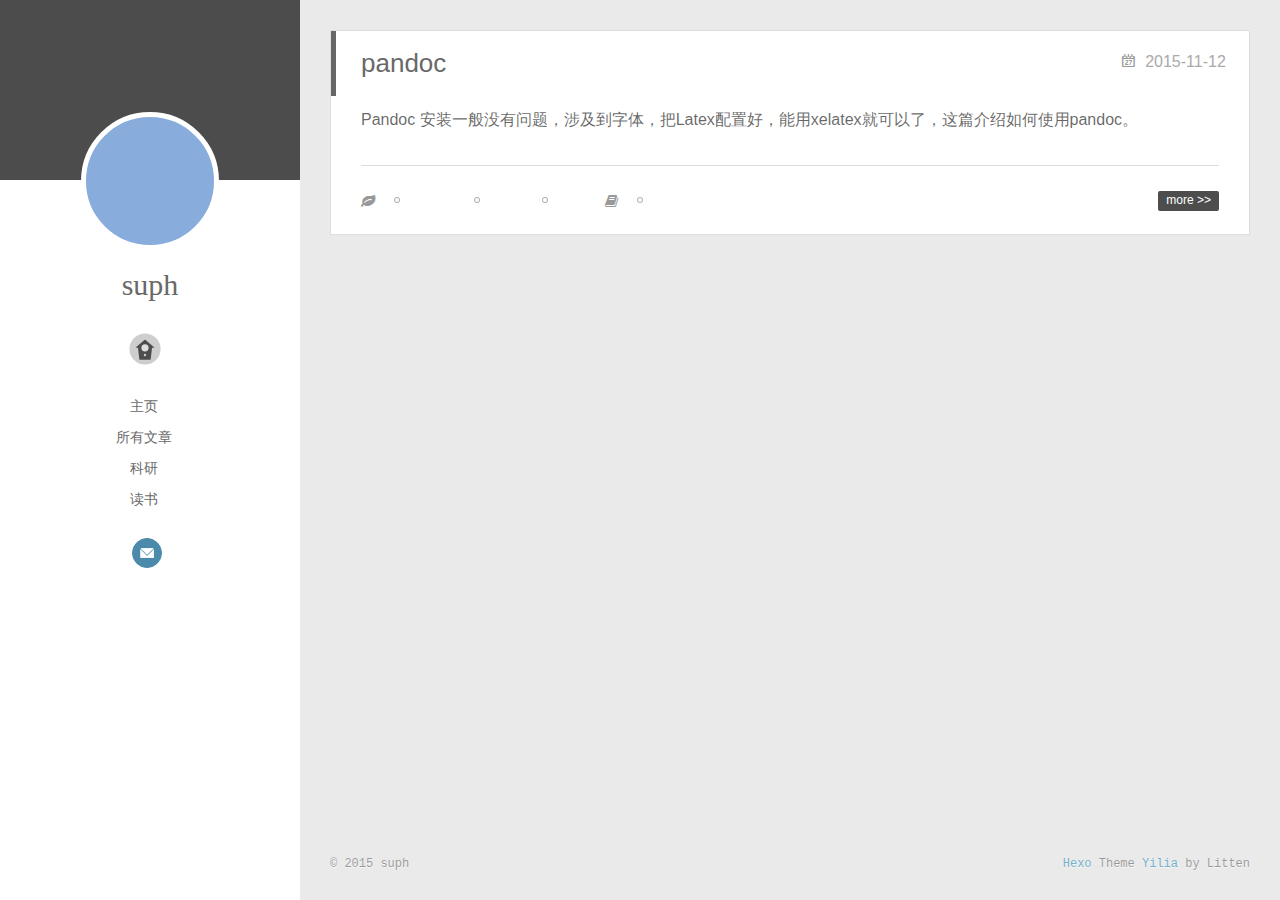
<file: index.html>
<!DOCTYPE html>
<html>
<head>
  <meta name="google-site-verification" content="m7hV41LIy5cwOVKxxxEk0lDQBt5z56xc-c1Flw1A9gc" />
  <meta charset="utf-8">
  
  <title>suph_blog</title>
  <meta name="viewport" content="width=device-width, initial-scale=1, maximum-scale=1">
  <meta name="description">
<meta property="og:type" content="website">
<meta property="og:title" content="suph_blog">
<meta property="og:url" content="http://yoursite.com/index.html">
<meta property="og:site_name" content="suph_blog">
<meta property="og:description">
<meta name="twitter:card" content="summary">
<meta name="twitter:title" content="suph_blog">
<meta name="twitter:description">
  
    <link rel="alternative" href="/atom.xml" title="suph_blog" type="application/atom+xml">
  
  
    <link rel="icon" type="image/x-icon" href="/favicon.ico">
  
  <link rel="stylesheet" href="/css/style.css" type="text/css">
</head>
<body>
  <div id="container">
    <div class="left-col">
    <div class="overlay"></div>
<div class="intrude-less">
	<header id="header" class="inner">
		<a href="/" class="profilepic">
			
			<img lazy-src="/img/a.jpg" class="js-avatar">
			
		</a>

		<hgroup>
		  <h1 class="header-author"><a href="/">suph</a></h1>
		</hgroup>

		

		
			<div class="switch-btn">
				<div class="icon">
					<div class="icon-ctn">
						<div class="icon-wrap icon-house" data-idx="0">
							<div class="birdhouse"></div>
							<div class="birdhouse_holes"></div>
						</div>
						<div class="icon-wrap icon-ribbon hide" data-idx="1">
							<div class="ribbon"></div>
						</div>
						
						
					</div>
					
				</div>
				<div class="tips-box hide">
					<div class="tips-arrow"></div>
					<ul class="tips-inner">
						<li>菜单</li>
						<li>标签</li>
						
						
					</ul>
				</div>
			</div>
		

		<div class="switch-area">
			<div class="switch-wrap">
				<section class="switch-part switch-part1">
					<nav class="header-menu">
						<ul>
						
							<li><a href="/">主页</a></li>
				        
							<li><a href="/archives">所有文章</a></li>
				        
							<li><a href="/categories/科研">科研</a></li>
				        
							<li><a href="/categories/读书">读书</a></li>
				        
						</ul>
					</nav>
					<nav class="header-nav">
						<div class="social">
							
								<a class="mail" target="_blank" href="/wenhonghou@yahoo.com" title="mail">mail</a>
					        
						</div>
					</nav>
				</section>
				
				
				<section class="switch-part switch-part2">
					<div class="widget tagcloud" id="js-tagcloud">
						<a href="/tags/Markdown/" style="font-size: 10px;">Markdown</a> <a href="/tags/Pandoc/" style="font-size: 10px;">Pandoc</a> <a href="/tags/笔记/" style="font-size: 10px;">笔记</a>
					</div>
				</section>
				
				
				

				
			</div>
		</div>
	</header>			
</div>
    </div>
    <div class="mid-col">
      <nav id="mobile-nav">
  	<div class="overlay">
  		<div class="slider-trigger"></div>
  		<h1 class="header-author js-mobile-header hide">suph</h1>
  	</div>
	<div class="intrude-less">
		<header id="header" class="inner">
			<div class="profilepic">
				<img lazy-src="/img/a.jpg" class="js-avatar">
			</div>
			<hgroup>
			  <h1 class="header-author">suph</h1>
			</hgroup>
			
			<nav class="header-menu">
				<ul>
				
					<li><a href="/">主页</a></li>
		        
					<li><a href="/archives">所有文章</a></li>
		        
					<li><a href="/categories/科研">科研</a></li>
		        
					<li><a href="/categories/读书">读书</a></li>
		        
		        <div class="clearfix"></div>
				</ul>
			</nav>
			<nav class="header-nav">
				<div class="social">
					
						<a class="mail" target="_blank" href="/wenhonghou@yahoo.com" title="mail">mail</a>
			        
				</div>
			</nav>
		</header>				
	</div>
</nav>
      <div class="body-wrap">
  
    <article id="post-pandoc" class="article article-type-post" itemscope itemprop="blogPost">
  
    <div class="article-meta">
      <a href="/2015/11/12/pandoc/" class="article-date">
  	<time datetime="2015-11-12T14:49:45.000Z" itemprop="datePublished">2015-11-12</time>
</a>
    </div>
  
  <div class="article-inner">
    
      <input type="hidden" class="isFancy" />
    
    
      <header class="article-header">
        
  
    <h1 itemprop="name">
      <a class="article-title" href="/2015/11/12/pandoc/">pandoc</a>
    </h1>
  

      </header>
      
    
    <div class="article-entry" itemprop="articleBody">
      
        <p>Pandoc 安装一般没有问题，涉及到字体，把Latex配置好，能用xelatex就可以了，这篇介绍如何使用pandoc。</p>
      
    </div>
    
    <div class="article-info article-info-index">
      
      
	<div class="article-tag tagcloud">
		<ul class="article-tag-list"><li class="article-tag-list-item"><a class="article-tag-list-link" href="/tags/Markdown/">Markdown</a></li><li class="article-tag-list-item"><a class="article-tag-list-link" href="/tags/Pandoc/">Pandoc</a></li><li class="article-tag-list-item"><a class="article-tag-list-link" href="/tags/笔记/">笔记</a></li></ul>
	</div>

      
	<div class="article-category tagcloud">
	<a class="article-category-link" href="/categories/读书/">读书</a>
	</div>


      
        <p class="article-more-link">
          <a  href="/2015/11/12/pandoc/#more">more >></a>
        </p>
      
      <div class="clearfix"></div>
    </div>
    
  </div>
  
</article>






  
  
</div>
      <footer id="footer">
  <div class="outer">
    <div id="footer-info">
    	<div class="footer-left">
    		&copy; 2015 suph
    	</div>
      	<div class="footer-right">
      		<a href="http://hexo.io/" target="_blank">Hexo</a>  Theme <a href="https://github.com/litten/hexo-theme-yilia" target="_blank">Yilia</a> by Litten
      	</div>
    </div>
  </div>
</footer>
    </div>
    
  <link rel="stylesheet" href="/fancybox/jquery.fancybox.css" type="text/css">


<script>
	var yiliaConfig = {
		fancybox: true,
		mathjax: true,
		animate: true,
		isHome: true,
		isPost: false,
		isArchive: false,
		isTag: false,
		isCategory: false,
		open_in_new: false
	}
</script>
<script src="http://7.url.cn/edu/jslib/comb/require-2.1.6,jquery-1.9.1.min.js" type="text/javascript"></script>
<script src="/js/main.js" type="text/javascript"></script>






<script type="text/x-mathjax-config">
MathJax.Hub.Config({
    tex2jax: {
        inlineMath: [ ['$','$'], ["\\(","\\)"]  ],
        processEscapes: true,
        skipTags: ['script', 'noscript', 'style', 'textarea', 'pre', 'code']
    }
});

MathJax.Hub.Queue(function() {
    var all = MathJax.Hub.getAllJax(), i;
    for(i=0; i < all.length; i += 1) {
        all[i].SourceElement().parentNode.className += ' has-jax';                 
    }       
});
</script>

<script type="text/javascript" src="http://cdn.mathjax.org/mathjax/latest/MathJax.js?config=TeX-AMS-MML_HTMLorMML">
</script>


  </div>
</body>
</html>
</file>
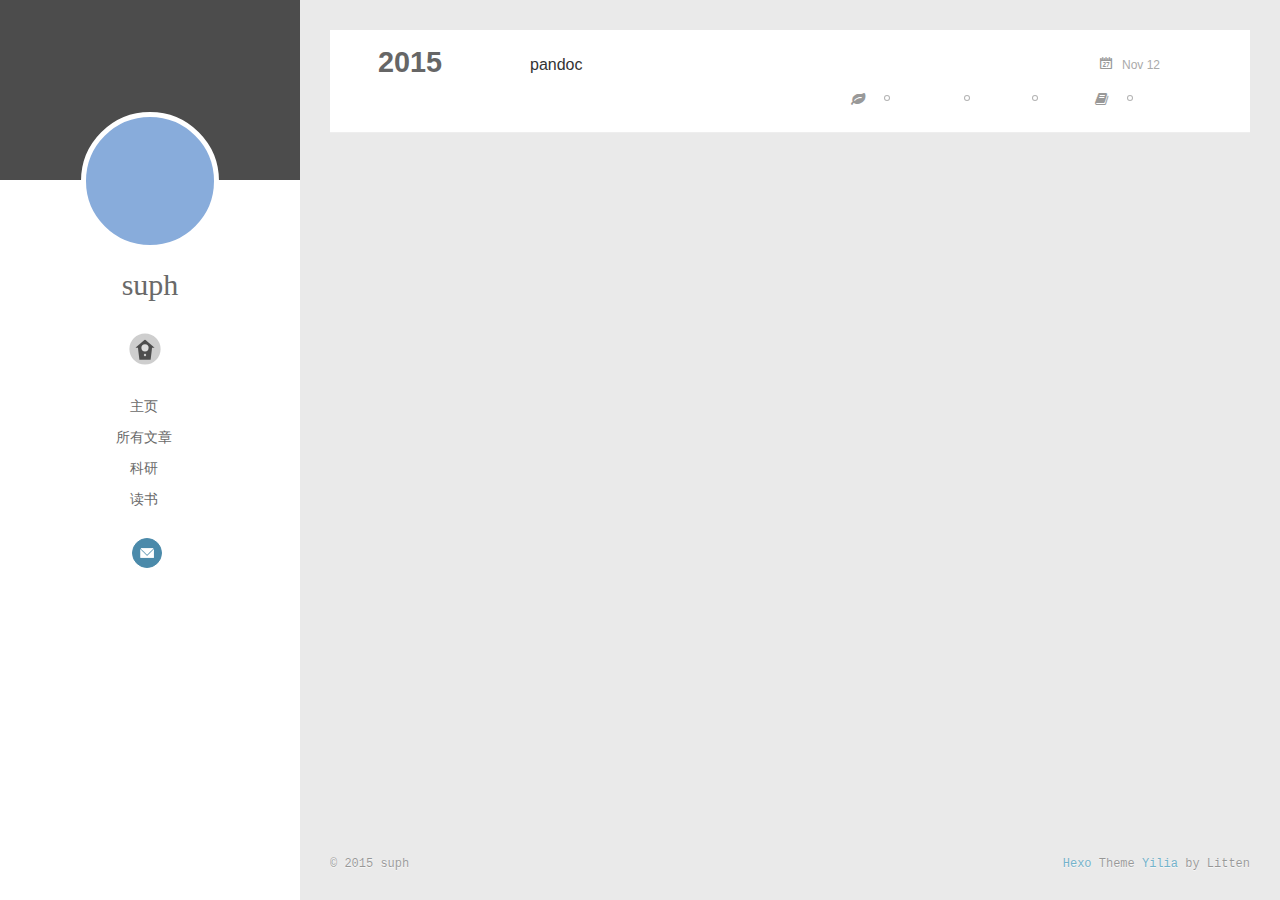
<file: archives/index.html>
<!DOCTYPE html>
<html>
<head>
  <meta name="google-site-verification" content="m7hV41LIy5cwOVKxxxEk0lDQBt5z56xc-c1Flw1A9gc" />
  <meta charset="utf-8">
  
  <title>Archives | suph_blog</title>
  <meta name="viewport" content="width=device-width, initial-scale=1, maximum-scale=1">
  <meta name="description">
<meta property="og:type" content="website">
<meta property="og:title" content="suph_blog">
<meta property="og:url" content="http://yoursite.com/archives/index.html">
<meta property="og:site_name" content="suph_blog">
<meta property="og:description">
<meta name="twitter:card" content="summary">
<meta name="twitter:title" content="suph_blog">
<meta name="twitter:description">
  
    <link rel="alternative" href="/atom.xml" title="suph_blog" type="application/atom+xml">
  
  
    <link rel="icon" type="image/x-icon" href="/favicon.ico">
  
  <link rel="stylesheet" href="/css/style.css" type="text/css">
</head>
<body>
  <div id="container">
    <div class="left-col">
    <div class="overlay"></div>
<div class="intrude-less">
	<header id="header" class="inner">
		<a href="/" class="profilepic">
			
			<img lazy-src="/img/a.jpg" class="js-avatar">
			
		</a>

		<hgroup>
		  <h1 class="header-author"><a href="/">suph</a></h1>
		</hgroup>

		

		
			<div class="switch-btn">
				<div class="icon">
					<div class="icon-ctn">
						<div class="icon-wrap icon-house" data-idx="0">
							<div class="birdhouse"></div>
							<div class="birdhouse_holes"></div>
						</div>
						<div class="icon-wrap icon-ribbon hide" data-idx="1">
							<div class="ribbon"></div>
						</div>
						
						
					</div>
					
				</div>
				<div class="tips-box hide">
					<div class="tips-arrow"></div>
					<ul class="tips-inner">
						<li>菜单</li>
						<li>标签</li>
						
						
					</ul>
				</div>
			</div>
		

		<div class="switch-area">
			<div class="switch-wrap">
				<section class="switch-part switch-part1">
					<nav class="header-menu">
						<ul>
						
							<li><a href="/">主页</a></li>
				        
							<li><a href="/archives">所有文章</a></li>
				        
							<li><a href="/categories/科研">科研</a></li>
				        
							<li><a href="/categories/读书">读书</a></li>
				        
						</ul>
					</nav>
					<nav class="header-nav">
						<div class="social">
							
								<a class="mail" target="_blank" href="/wenhonghou@yahoo.com" title="mail">mail</a>
					        
						</div>
					</nav>
				</section>
				
				
				<section class="switch-part switch-part2">
					<div class="widget tagcloud" id="js-tagcloud">
						<a href="/tags/Markdown/" style="font-size: 10px;">Markdown</a> <a href="/tags/Pandoc/" style="font-size: 10px;">Pandoc</a> <a href="/tags/笔记/" style="font-size: 10px;">笔记</a>
					</div>
				</section>
				
				
				

				
			</div>
		</div>
	</header>			
</div>
    </div>
    <div class="mid-col">
      <nav id="mobile-nav">
  	<div class="overlay">
  		<div class="slider-trigger"></div>
  		<h1 class="header-author js-mobile-header hide">suph</h1>
  	</div>
	<div class="intrude-less">
		<header id="header" class="inner">
			<div class="profilepic">
				<img lazy-src="/img/a.jpg" class="js-avatar">
			</div>
			<hgroup>
			  <h1 class="header-author">suph</h1>
			</hgroup>
			
			<nav class="header-menu">
				<ul>
				
					<li><a href="/">主页</a></li>
		        
					<li><a href="/archives">所有文章</a></li>
		        
					<li><a href="/categories/科研">科研</a></li>
		        
					<li><a href="/categories/读书">读书</a></li>
		        
		        <div class="clearfix"></div>
				</ul>
			</nav>
			<nav class="header-nav">
				<div class="social">
					
						<a class="mail" target="_blank" href="/wenhonghou@yahoo.com" title="mail">mail</a>
			        
				</div>
			</nav>
		</header>				
	</div>
</nav>
      <div class="body-wrap">
  
  
    
    
      
      
      <section class="archives-wrap">
        <div class="archive-year-wrap">
          <a href="/archives/2015" class="archive-year">2015</a>
        </div>
        <div class="archives">
    
    <article class="archive-article archive-type-post">
  <div class="archive-article-inner">
    <header class="archive-article-header">
      	<div class="article-meta">
	      	<a href="/2015/11/12/pandoc/" class="archive-article-date">
  	<time datetime="2015-11-12T14:49:45.000Z" itemprop="datePublished">Nov 12</time>
</a>
        </div>
    	 
  
    <h1 itemprop="name">
      <a class="archive-article-title" href="/2015/11/12/pandoc/">pandoc</a>
    </h1>
  

        <div class="article-info info-on-right">
          
	<div class="article-tag tagcloud">
		<ul class="article-tag-list"><li class="article-tag-list-item"><a class="article-tag-list-link" href="/tags/Markdown/">Markdown</a></li><li class="article-tag-list-item"><a class="article-tag-list-link" href="/tags/Pandoc/">Pandoc</a></li><li class="article-tag-list-item"><a class="article-tag-list-link" href="/tags/笔记/">笔记</a></li></ul>
	</div>

          
	<div class="article-category tagcloud">
	<a class="article-category-link" href="/categories/读书/">读书</a>
	</div>


        </div>
        <div class="clearfix"></div>
    </header>
  </div>
</article>
  
  
    </div></section>
  

    

</div>
      <footer id="footer">
  <div class="outer">
    <div id="footer-info">
    	<div class="footer-left">
    		&copy; 2015 suph
    	</div>
      	<div class="footer-right">
      		<a href="http://hexo.io/" target="_blank">Hexo</a>  Theme <a href="https://github.com/litten/hexo-theme-yilia" target="_blank">Yilia</a> by Litten
      	</div>
    </div>
  </div>
</footer>
    </div>
    
  <link rel="stylesheet" href="/fancybox/jquery.fancybox.css" type="text/css">


<script>
	var yiliaConfig = {
		fancybox: true,
		mathjax: true,
		animate: true,
		isHome: false,
		isPost: false,
		isArchive: true,
		isTag: false,
		isCategory: false,
		open_in_new: false
	}
</script>
<script src="http://7.url.cn/edu/jslib/comb/require-2.1.6,jquery-1.9.1.min.js" type="text/javascript"></script>
<script src="/js/main.js" type="text/javascript"></script>






<script type="text/x-mathjax-config">
MathJax.Hub.Config({
    tex2jax: {
        inlineMath: [ ['$','$'], ["\\(","\\)"]  ],
        processEscapes: true,
        skipTags: ['script', 'noscript', 'style', 'textarea', 'pre', 'code']
    }
});

MathJax.Hub.Queue(function() {
    var all = MathJax.Hub.getAllJax(), i;
    for(i=0; i < all.length; i += 1) {
        all[i].SourceElement().parentNode.className += ' has-jax';                 
    }       
});
</script>

<script type="text/javascript" src="http://cdn.mathjax.org/mathjax/latest/MathJax.js?config=TeX-AMS-MML_HTMLorMML">
</script>


  </div>
</body>
</html>
</file>
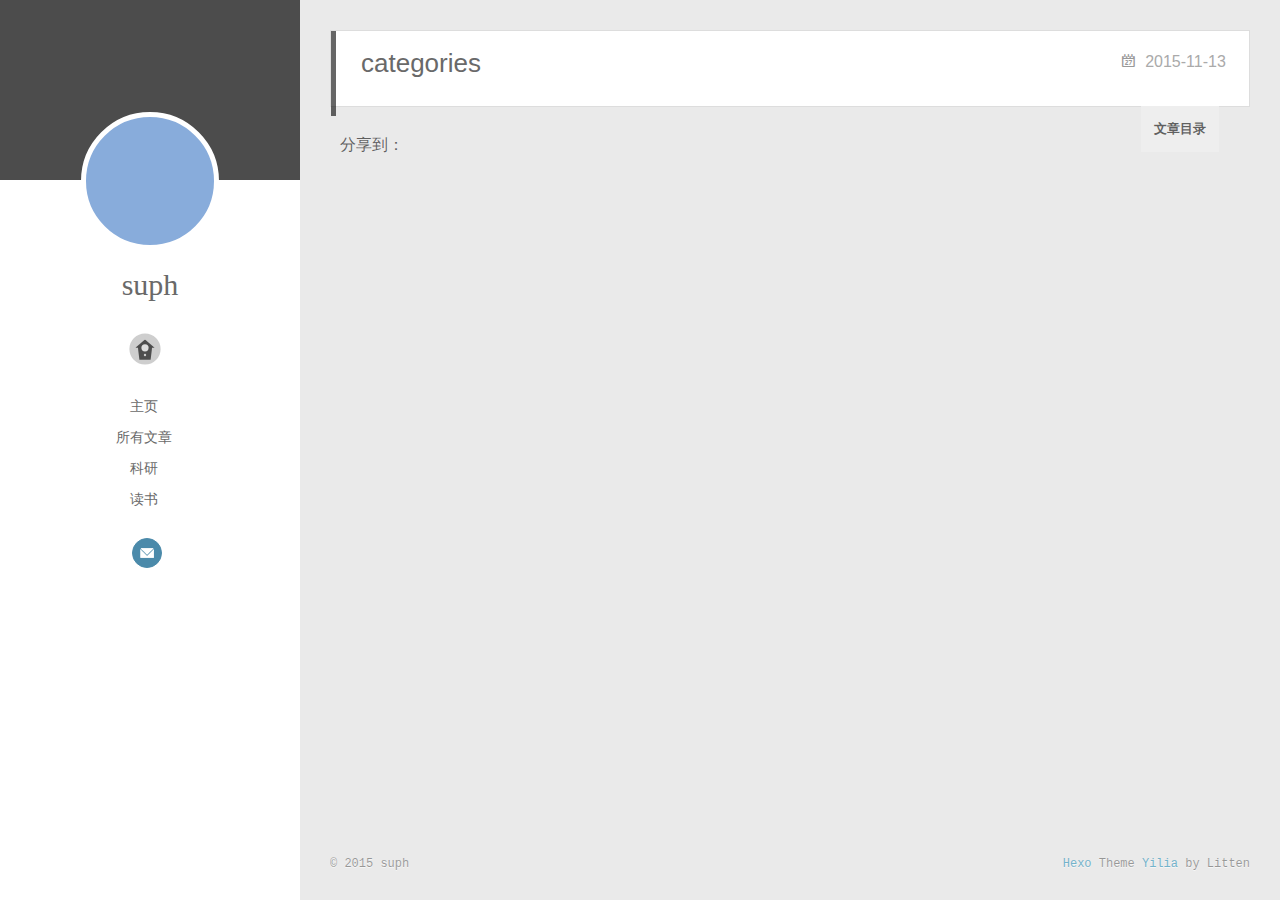
<file: categories/index.html>
<!DOCTYPE html>
<html>
<head>
  <meta name="google-site-verification" content="m7hV41LIy5cwOVKxxxEk0lDQBt5z56xc-c1Flw1A9gc" />
  <meta charset="utf-8">
  
  <title>categories | suph_blog</title>
  <meta name="viewport" content="width=device-width, initial-scale=1, maximum-scale=1">
  <meta name="description">
<meta property="og:type" content="website">
<meta property="og:title" content="categories">
<meta property="og:url" content="http://yoursite.com/categories/index.html">
<meta property="og:site_name" content="suph_blog">
<meta property="og:description">
<meta property="og:updated_time" content="2015-11-13T11:31:26.797Z">
<meta name="twitter:card" content="summary">
<meta name="twitter:title" content="categories">
<meta name="twitter:description">
  
    <link rel="alternative" href="/atom.xml" title="suph_blog" type="application/atom+xml">
  
  
    <link rel="icon" type="image/x-icon" href="/favicon.ico">
  
  <link rel="stylesheet" href="/css/style.css" type="text/css">
</head>
<body>
  <div id="container">
    <div class="left-col">
    <div class="overlay"></div>
<div class="intrude-less">
	<header id="header" class="inner">
		<a href="/" class="profilepic">
			
			<img lazy-src="/img/a.jpg" class="js-avatar">
			
		</a>

		<hgroup>
		  <h1 class="header-author"><a href="/">suph</a></h1>
		</hgroup>

		

		
			<div class="switch-btn">
				<div class="icon">
					<div class="icon-ctn">
						<div class="icon-wrap icon-house" data-idx="0">
							<div class="birdhouse"></div>
							<div class="birdhouse_holes"></div>
						</div>
						<div class="icon-wrap icon-ribbon hide" data-idx="1">
							<div class="ribbon"></div>
						</div>
						
						
					</div>
					
				</div>
				<div class="tips-box hide">
					<div class="tips-arrow"></div>
					<ul class="tips-inner">
						<li>菜单</li>
						<li>标签</li>
						
						
					</ul>
				</div>
			</div>
		

		<div class="switch-area">
			<div class="switch-wrap">
				<section class="switch-part switch-part1">
					<nav class="header-menu">
						<ul>
						
							<li><a href="/">主页</a></li>
				        
							<li><a href="/archives">所有文章</a></li>
				        
							<li><a href="/categories/科研">科研</a></li>
				        
							<li><a href="/categories/读书">读书</a></li>
				        
						</ul>
					</nav>
					<nav class="header-nav">
						<div class="social">
							
								<a class="mail" target="_blank" href="/wenhonghou@yahoo.com" title="mail">mail</a>
					        
						</div>
					</nav>
				</section>
				
				
				<section class="switch-part switch-part2">
					<div class="widget tagcloud" id="js-tagcloud">
						<a href="/tags/Markdown/" style="font-size: 10px;">Markdown</a> <a href="/tags/Pandoc/" style="font-size: 10px;">Pandoc</a> <a href="/tags/笔记/" style="font-size: 10px;">笔记</a>
					</div>
				</section>
				
				
				

				
			</div>
		</div>
	</header>			
</div>
    </div>
    <div class="mid-col">
      <nav id="mobile-nav">
  	<div class="overlay">
  		<div class="slider-trigger"></div>
  		<h1 class="header-author js-mobile-header hide">suph</h1>
  	</div>
	<div class="intrude-less">
		<header id="header" class="inner">
			<div class="profilepic">
				<img lazy-src="/img/a.jpg" class="js-avatar">
			</div>
			<hgroup>
			  <h1 class="header-author">suph</h1>
			</hgroup>
			
			<nav class="header-menu">
				<ul>
				
					<li><a href="/">主页</a></li>
		        
					<li><a href="/archives">所有文章</a></li>
		        
					<li><a href="/categories/科研">科研</a></li>
		        
					<li><a href="/categories/读书">读书</a></li>
		        
		        <div class="clearfix"></div>
				</ul>
			</nav>
			<nav class="header-nav">
				<div class="social">
					
						<a class="mail" target="_blank" href="/wenhonghou@yahoo.com" title="mail">mail</a>
			        
				</div>
			</nav>
		</header>				
	</div>
</nav>
      <div class="body-wrap"><article id="page-undefined" class="article article-type-page" itemscope itemprop="blogPost">
  
    <div class="article-meta">
      <a href="/categories/index.html" class="article-date">
  	<time datetime="2015-11-13T11:31:26.000Z" itemprop="datePublished">2015-11-13</time>
</a>
    </div>
  
  <div class="article-inner">
    
      <input type="hidden" class="isFancy" />
    
    
      <header class="article-header">
        
  
    <h1 class="article-title" itemprop="name">
      categories
    </h1>
  

      </header>
      
      <div class="article-info article-info-post">
        
        

        <div class="clearfix"></div>
      </div>
      
    
    <div class="article-entry" itemprop="articleBody">
      
        
          <div id="toc" class="toc-article">
             <strong class="toc-title">文章目录</strong>
             
           </div>
        
        
      
    </div>
    
  </div>
  
    
  
</article>


<div class="share">
	<!-- JiaThis Button BEGIN -->
	<div class="jiathis_style">
		<span class="jiathis_txt">分享到：</span>
		<a class="jiathis_button_tsina"></a>
		<a class="jiathis_button_cqq"></a>
		<a class="jiathis_button_douban"></a>
		<a class="jiathis_button_weixin"></a>
		<a class="jiathis_button_tumblr"></a>
		<a href="http://www.jiathis.com/share" class="jiathis jiathis_txt jtico jtico_jiathis" target="_blank"></a>
	</div>
	<script type="text/javascript" src="http://v3.jiathis.com/code/jia.js?uid=1405949716054953" charset="utf-8"></script>
	<!-- JiaThis Button END -->
</div>



<div class="duoshuo">
	<!-- 多说评论框 start -->
	<div class="ds-thread" data-thread-key="undefined" data-title="categories" data-url="http://yoursite.com/categories/index.html"></div>
	<!-- 多说评论框 end -->
	<!-- 多说公共JS代码 start (一个网页只需插入一次) -->
	<script type="text/javascript">
	var duoshuoQuery = {short_name:"suph"};
	(function() {
		var ds = document.createElement('script');
		ds.type = 'text/javascript';ds.async = true;
		ds.src = (document.location.protocol == 'https:' ? 'https:' : 'http:') + '//static.duoshuo.com/embed.js';
		ds.charset = 'UTF-8';
		(document.getElementsByTagName('head')[0] 
		 || document.getElementsByTagName('body')[0]).appendChild(ds);
	})();
	</script>
	<!-- 多说公共JS代码 end -->
</div>



</div>
      <footer id="footer">
  <div class="outer">
    <div id="footer-info">
    	<div class="footer-left">
    		&copy; 2015 suph
    	</div>
      	<div class="footer-right">
      		<a href="http://hexo.io/" target="_blank">Hexo</a>  Theme <a href="https://github.com/litten/hexo-theme-yilia" target="_blank">Yilia</a> by Litten
      	</div>
    </div>
  </div>
</footer>
    </div>
    
  <link rel="stylesheet" href="/fancybox/jquery.fancybox.css" type="text/css">


<script>
	var yiliaConfig = {
		fancybox: true,
		mathjax: true,
		animate: true,
		isHome: false,
		isPost: false,
		isArchive: false,
		isTag: false,
		isCategory: false,
		open_in_new: false
	}
</script>
<script src="http://7.url.cn/edu/jslib/comb/require-2.1.6,jquery-1.9.1.min.js" type="text/javascript"></script>
<script src="/js/main.js" type="text/javascript"></script>






<script type="text/x-mathjax-config">
MathJax.Hub.Config({
    tex2jax: {
        inlineMath: [ ['$','$'], ["\\(","\\)"]  ],
        processEscapes: true,
        skipTags: ['script', 'noscript', 'style', 'textarea', 'pre', 'code']
    }
});

MathJax.Hub.Queue(function() {
    var all = MathJax.Hub.getAllJax(), i;
    for(i=0; i < all.length; i += 1) {
        all[i].SourceElement().parentNode.className += ' has-jax';                 
    }       
});
</script>

<script type="text/javascript" src="http://cdn.mathjax.org/mathjax/latest/MathJax.js?config=TeX-AMS-MML_HTMLorMML">
</script>


  </div>
</body>
</html>
</file>
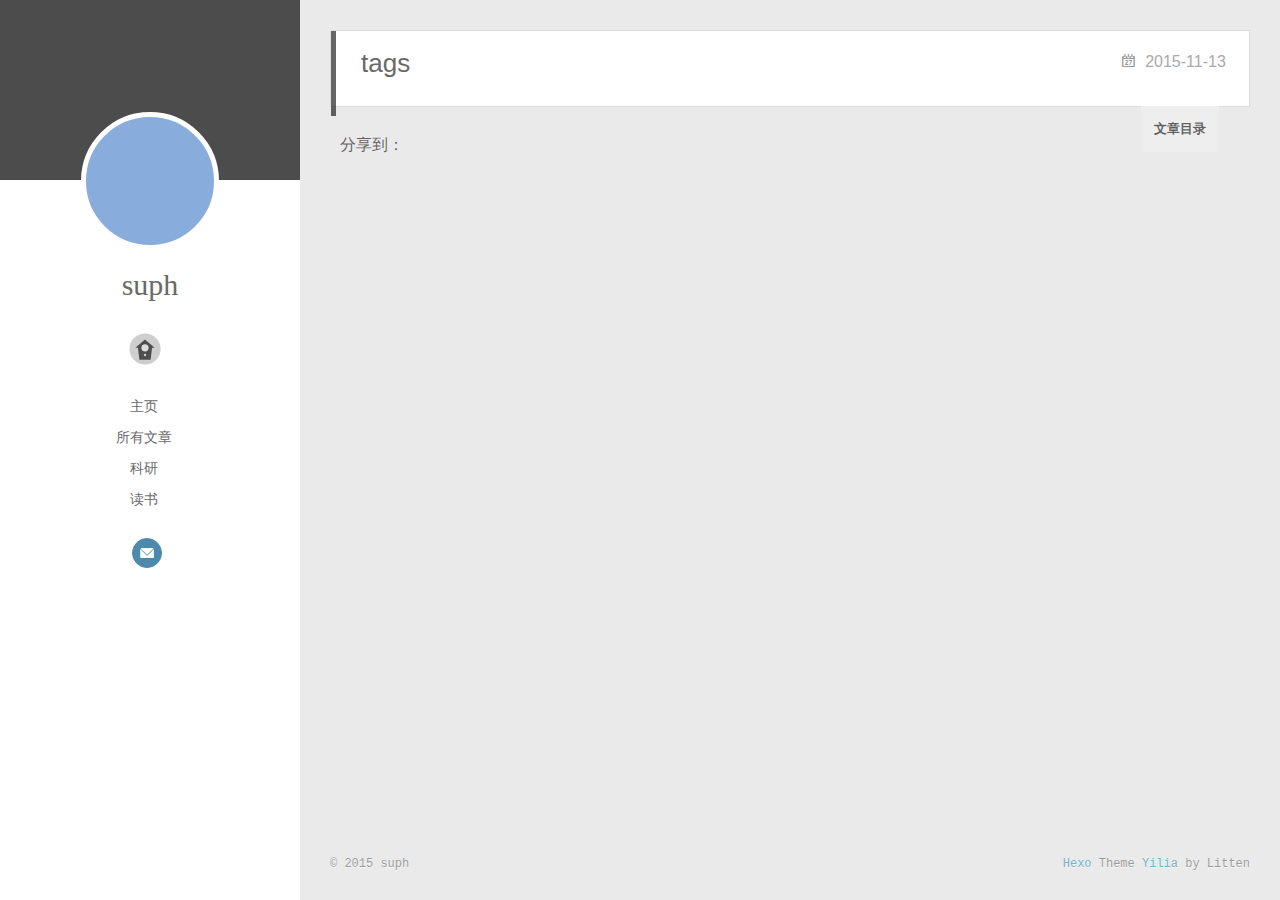
<file: tags/index.html>
<!DOCTYPE html>
<html>
<head>
  <meta name="google-site-verification" content="m7hV41LIy5cwOVKxxxEk0lDQBt5z56xc-c1Flw1A9gc" />
  <meta charset="utf-8">
  
  <title>tags | suph_blog</title>
  <meta name="viewport" content="width=device-width, initial-scale=1, maximum-scale=1">
  <meta name="description">
<meta property="og:type" content="website">
<meta property="og:title" content="tags">
<meta property="og:url" content="http://yoursite.com/tags/index.html">
<meta property="og:site_name" content="suph_blog">
<meta property="og:description">
<meta property="og:updated_time" content="2015-11-13T11:32:07.461Z">
<meta name="twitter:card" content="summary">
<meta name="twitter:title" content="tags">
<meta name="twitter:description">
  
    <link rel="alternative" href="/atom.xml" title="suph_blog" type="application/atom+xml">
  
  
    <link rel="icon" type="image/x-icon" href="/favicon.ico">
  
  <link rel="stylesheet" href="/css/style.css" type="text/css">
</head>
<body>
  <div id="container">
    <div class="left-col">
    <div class="overlay"></div>
<div class="intrude-less">
	<header id="header" class="inner">
		<a href="/" class="profilepic">
			
			<img lazy-src="/img/a.jpg" class="js-avatar">
			
		</a>

		<hgroup>
		  <h1 class="header-author"><a href="/">suph</a></h1>
		</hgroup>

		

		
			<div class="switch-btn">
				<div class="icon">
					<div class="icon-ctn">
						<div class="icon-wrap icon-house" data-idx="0">
							<div class="birdhouse"></div>
							<div class="birdhouse_holes"></div>
						</div>
						<div class="icon-wrap icon-ribbon hide" data-idx="1">
							<div class="ribbon"></div>
						</div>
						
						
					</div>
					
				</div>
				<div class="tips-box hide">
					<div class="tips-arrow"></div>
					<ul class="tips-inner">
						<li>菜单</li>
						<li>标签</li>
						
						
					</ul>
				</div>
			</div>
		

		<div class="switch-area">
			<div class="switch-wrap">
				<section class="switch-part switch-part1">
					<nav class="header-menu">
						<ul>
						
							<li><a href="/">主页</a></li>
				        
							<li><a href="/archives">所有文章</a></li>
				        
							<li><a href="/categories/科研">科研</a></li>
				        
							<li><a href="/categories/读书">读书</a></li>
				        
						</ul>
					</nav>
					<nav class="header-nav">
						<div class="social">
							
								<a class="mail" target="_blank" href="/wenhonghou@yahoo.com" title="mail">mail</a>
					        
						</div>
					</nav>
				</section>
				
				
				<section class="switch-part switch-part2">
					<div class="widget tagcloud" id="js-tagcloud">
						<a href="/tags/Markdown/" style="font-size: 10px;">Markdown</a> <a href="/tags/Pandoc/" style="font-size: 10px;">Pandoc</a> <a href="/tags/笔记/" style="font-size: 10px;">笔记</a>
					</div>
				</section>
				
				
				

				
			</div>
		</div>
	</header>			
</div>
    </div>
    <div class="mid-col">
      <nav id="mobile-nav">
  	<div class="overlay">
  		<div class="slider-trigger"></div>
  		<h1 class="header-author js-mobile-header hide">suph</h1>
  	</div>
	<div class="intrude-less">
		<header id="header" class="inner">
			<div class="profilepic">
				<img lazy-src="/img/a.jpg" class="js-avatar">
			</div>
			<hgroup>
			  <h1 class="header-author">suph</h1>
			</hgroup>
			
			<nav class="header-menu">
				<ul>
				
					<li><a href="/">主页</a></li>
		        
					<li><a href="/archives">所有文章</a></li>
		        
					<li><a href="/categories/科研">科研</a></li>
		        
					<li><a href="/categories/读书">读书</a></li>
		        
		        <div class="clearfix"></div>
				</ul>
			</nav>
			<nav class="header-nav">
				<div class="social">
					
						<a class="mail" target="_blank" href="/wenhonghou@yahoo.com" title="mail">mail</a>
			        
				</div>
			</nav>
		</header>				
	</div>
</nav>
      <div class="body-wrap"><article id="page-undefined" class="article article-type-page" itemscope itemprop="blogPost">
  
    <div class="article-meta">
      <a href="/tags/index.html" class="article-date">
  	<time datetime="2015-11-13T11:32:07.000Z" itemprop="datePublished">2015-11-13</time>
</a>
    </div>
  
  <div class="article-inner">
    
      <input type="hidden" class="isFancy" />
    
    
      <header class="article-header">
        
  
    <h1 class="article-title" itemprop="name">
      tags
    </h1>
  

      </header>
      
      <div class="article-info article-info-post">
        
        

        <div class="clearfix"></div>
      </div>
      
    
    <div class="article-entry" itemprop="articleBody">
      
        
          <div id="toc" class="toc-article">
             <strong class="toc-title">文章目录</strong>
             
           </div>
        
        
      
    </div>
    
  </div>
  
    
  
</article>


<div class="share">
	<!-- JiaThis Button BEGIN -->
	<div class="jiathis_style">
		<span class="jiathis_txt">分享到：</span>
		<a class="jiathis_button_tsina"></a>
		<a class="jiathis_button_cqq"></a>
		<a class="jiathis_button_douban"></a>
		<a class="jiathis_button_weixin"></a>
		<a class="jiathis_button_tumblr"></a>
		<a href="http://www.jiathis.com/share" class="jiathis jiathis_txt jtico jtico_jiathis" target="_blank"></a>
	</div>
	<script type="text/javascript" src="http://v3.jiathis.com/code/jia.js?uid=1405949716054953" charset="utf-8"></script>
	<!-- JiaThis Button END -->
</div>



<div class="duoshuo">
	<!-- 多说评论框 start -->
	<div class="ds-thread" data-thread-key="undefined" data-title="tags" data-url="http://yoursite.com/tags/index.html"></div>
	<!-- 多说评论框 end -->
	<!-- 多说公共JS代码 start (一个网页只需插入一次) -->
	<script type="text/javascript">
	var duoshuoQuery = {short_name:"suph"};
	(function() {
		var ds = document.createElement('script');
		ds.type = 'text/javascript';ds.async = true;
		ds.src = (document.location.protocol == 'https:' ? 'https:' : 'http:') + '//static.duoshuo.com/embed.js';
		ds.charset = 'UTF-8';
		(document.getElementsByTagName('head')[0] 
		 || document.getElementsByTagName('body')[0]).appendChild(ds);
	})();
	</script>
	<!-- 多说公共JS代码 end -->
</div>



</div>
      <footer id="footer">
  <div class="outer">
    <div id="footer-info">
    	<div class="footer-left">
    		&copy; 2015 suph
    	</div>
      	<div class="footer-right">
      		<a href="http://hexo.io/" target="_blank">Hexo</a>  Theme <a href="https://github.com/litten/hexo-theme-yilia" target="_blank">Yilia</a> by Litten
      	</div>
    </div>
  </div>
</footer>
    </div>
    
  <link rel="stylesheet" href="/fancybox/jquery.fancybox.css" type="text/css">


<script>
	var yiliaConfig = {
		fancybox: true,
		mathjax: true,
		animate: true,
		isHome: false,
		isPost: false,
		isArchive: false,
		isTag: false,
		isCategory: false,
		open_in_new: false
	}
</script>
<script src="http://7.url.cn/edu/jslib/comb/require-2.1.6,jquery-1.9.1.min.js" type="text/javascript"></script>
<script src="/js/main.js" type="text/javascript"></script>






<script type="text/x-mathjax-config">
MathJax.Hub.Config({
    tex2jax: {
        inlineMath: [ ['$','$'], ["\\(","\\)"]  ],
        processEscapes: true,
        skipTags: ['script', 'noscript', 'style', 'textarea', 'pre', 'code']
    }
});

MathJax.Hub.Queue(function() {
    var all = MathJax.Hub.getAllJax(), i;
    for(i=0; i < all.length; i += 1) {
        all[i].SourceElement().parentNode.className += ' has-jax';                 
    }       
});
</script>

<script type="text/javascript" src="http://cdn.mathjax.org/mathjax/latest/MathJax.js?config=TeX-AMS-MML_HTMLorMML">
</script>


  </div>
</body>
</html>
</file>
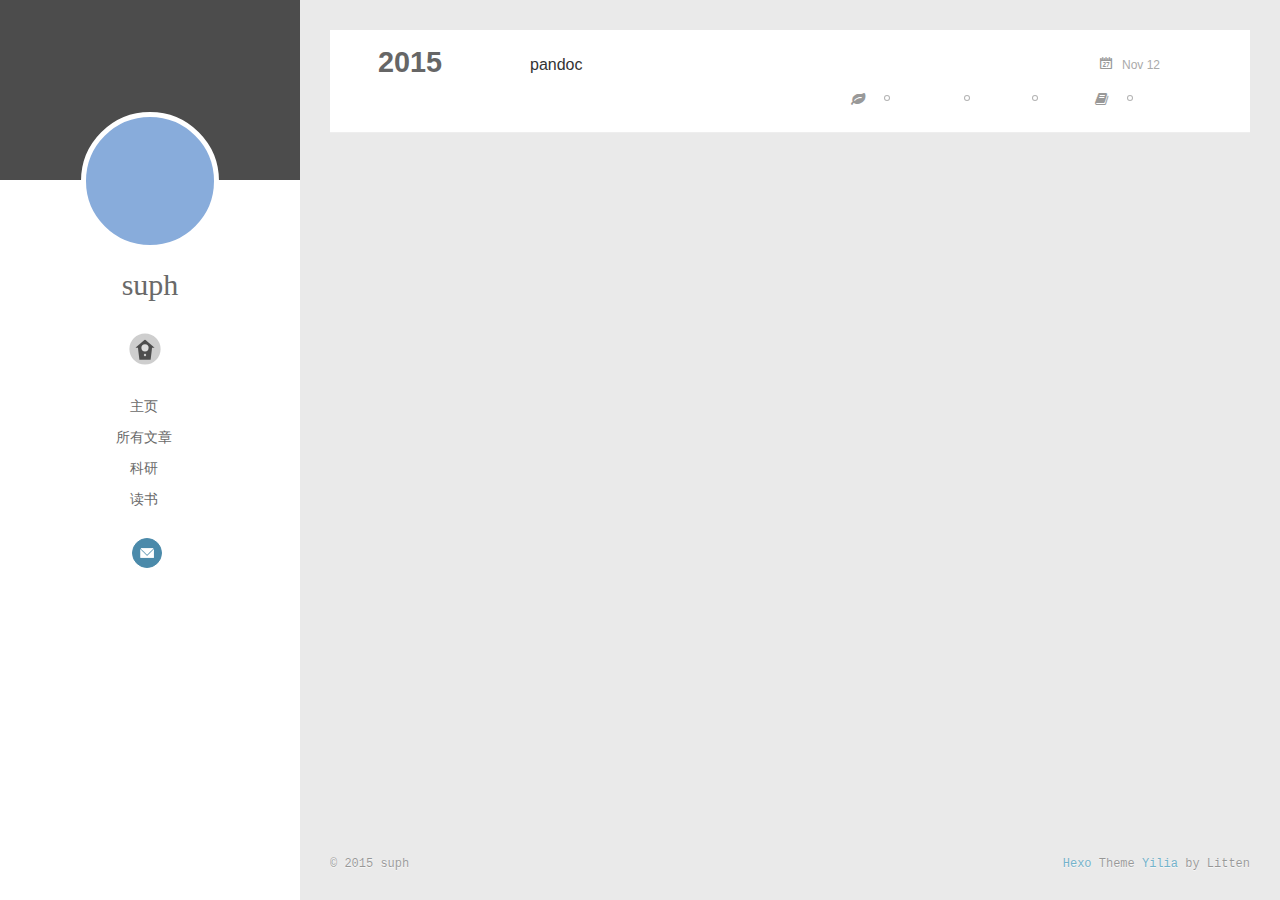
<file: archives/2015/index.html>
<!DOCTYPE html>
<html>
<head>
  <meta name="google-site-verification" content="m7hV41LIy5cwOVKxxxEk0lDQBt5z56xc-c1Flw1A9gc" />
  <meta charset="utf-8">
  
  <title>Archives: 2015 | suph_blog</title>
  <meta name="viewport" content="width=device-width, initial-scale=1, maximum-scale=1">
  <meta name="description">
<meta property="og:type" content="website">
<meta property="og:title" content="suph_blog">
<meta property="og:url" content="http://yoursite.com/archives/2015/index.html">
<meta property="og:site_name" content="suph_blog">
<meta property="og:description">
<meta name="twitter:card" content="summary">
<meta name="twitter:title" content="suph_blog">
<meta name="twitter:description">
  
    <link rel="alternative" href="/atom.xml" title="suph_blog" type="application/atom+xml">
  
  
    <link rel="icon" type="image/x-icon" href="/favicon.ico">
  
  <link rel="stylesheet" href="/css/style.css" type="text/css">
</head>
<body>
  <div id="container">
    <div class="left-col">
    <div class="overlay"></div>
<div class="intrude-less">
	<header id="header" class="inner">
		<a href="/" class="profilepic">
			
			<img lazy-src="/img/a.jpg" class="js-avatar">
			
		</a>

		<hgroup>
		  <h1 class="header-author"><a href="/">suph</a></h1>
		</hgroup>

		

		
			<div class="switch-btn">
				<div class="icon">
					<div class="icon-ctn">
						<div class="icon-wrap icon-house" data-idx="0">
							<div class="birdhouse"></div>
							<div class="birdhouse_holes"></div>
						</div>
						<div class="icon-wrap icon-ribbon hide" data-idx="1">
							<div class="ribbon"></div>
						</div>
						
						
					</div>
					
				</div>
				<div class="tips-box hide">
					<div class="tips-arrow"></div>
					<ul class="tips-inner">
						<li>菜单</li>
						<li>标签</li>
						
						
					</ul>
				</div>
			</div>
		

		<div class="switch-area">
			<div class="switch-wrap">
				<section class="switch-part switch-part1">
					<nav class="header-menu">
						<ul>
						
							<li><a href="/">主页</a></li>
				        
							<li><a href="/archives">所有文章</a></li>
				        
							<li><a href="/categories/科研">科研</a></li>
				        
							<li><a href="/categories/读书">读书</a></li>
				        
						</ul>
					</nav>
					<nav class="header-nav">
						<div class="social">
							
								<a class="mail" target="_blank" href="/wenhonghou@yahoo.com" title="mail">mail</a>
					        
						</div>
					</nav>
				</section>
				
				
				<section class="switch-part switch-part2">
					<div class="widget tagcloud" id="js-tagcloud">
						<a href="/tags/Markdown/" style="font-size: 10px;">Markdown</a> <a href="/tags/Pandoc/" style="font-size: 10px;">Pandoc</a> <a href="/tags/笔记/" style="font-size: 10px;">笔记</a>
					</div>
				</section>
				
				
				

				
			</div>
		</div>
	</header>			
</div>
    </div>
    <div class="mid-col">
      <nav id="mobile-nav">
  	<div class="overlay">
  		<div class="slider-trigger"></div>
  		<h1 class="header-author js-mobile-header hide">suph</h1>
  	</div>
	<div class="intrude-less">
		<header id="header" class="inner">
			<div class="profilepic">
				<img lazy-src="/img/a.jpg" class="js-avatar">
			</div>
			<hgroup>
			  <h1 class="header-author">suph</h1>
			</hgroup>
			
			<nav class="header-menu">
				<ul>
				
					<li><a href="/">主页</a></li>
		        
					<li><a href="/archives">所有文章</a></li>
		        
					<li><a href="/categories/科研">科研</a></li>
		        
					<li><a href="/categories/读书">读书</a></li>
		        
		        <div class="clearfix"></div>
				</ul>
			</nav>
			<nav class="header-nav">
				<div class="social">
					
						<a class="mail" target="_blank" href="/wenhonghou@yahoo.com" title="mail">mail</a>
			        
				</div>
			</nav>
		</header>				
	</div>
</nav>
      <div class="body-wrap">
  
  
    
    
      
      
      <section class="archives-wrap">
        <div class="archive-year-wrap">
          <a href="/archives/2015" class="archive-year">2015</a>
        </div>
        <div class="archives">
    
    <article class="archive-article archive-type-post">
  <div class="archive-article-inner">
    <header class="archive-article-header">
      	<div class="article-meta">
	      	<a href="/2015/11/12/pandoc/" class="archive-article-date">
  	<time datetime="2015-11-12T14:49:45.000Z" itemprop="datePublished">Nov 12</time>
</a>
        </div>
    	 
  
    <h1 itemprop="name">
      <a class="archive-article-title" href="/2015/11/12/pandoc/">pandoc</a>
    </h1>
  

        <div class="article-info info-on-right">
          
	<div class="article-tag tagcloud">
		<ul class="article-tag-list"><li class="article-tag-list-item"><a class="article-tag-list-link" href="/tags/Markdown/">Markdown</a></li><li class="article-tag-list-item"><a class="article-tag-list-link" href="/tags/Pandoc/">Pandoc</a></li><li class="article-tag-list-item"><a class="article-tag-list-link" href="/tags/笔记/">笔记</a></li></ul>
	</div>

          
	<div class="article-category tagcloud">
	<a class="article-category-link" href="/categories/读书/">读书</a>
	</div>


        </div>
        <div class="clearfix"></div>
    </header>
  </div>
</article>
  
  
    </div></section>
  

    

</div>
      <footer id="footer">
  <div class="outer">
    <div id="footer-info">
    	<div class="footer-left">
    		&copy; 2015 suph
    	</div>
      	<div class="footer-right">
      		<a href="http://hexo.io/" target="_blank">Hexo</a>  Theme <a href="https://github.com/litten/hexo-theme-yilia" target="_blank">Yilia</a> by Litten
      	</div>
    </div>
  </div>
</footer>
    </div>
    
  <link rel="stylesheet" href="/fancybox/jquery.fancybox.css" type="text/css">


<script>
	var yiliaConfig = {
		fancybox: true,
		mathjax: true,
		animate: true,
		isHome: false,
		isPost: false,
		isArchive: true,
		isTag: false,
		isCategory: false,
		open_in_new: false
	}
</script>
<script src="http://7.url.cn/edu/jslib/comb/require-2.1.6,jquery-1.9.1.min.js" type="text/javascript"></script>
<script src="/js/main.js" type="text/javascript"></script>






<script type="text/x-mathjax-config">
MathJax.Hub.Config({
    tex2jax: {
        inlineMath: [ ['$','$'], ["\\(","\\)"]  ],
        processEscapes: true,
        skipTags: ['script', 'noscript', 'style', 'textarea', 'pre', 'code']
    }
});

MathJax.Hub.Queue(function() {
    var all = MathJax.Hub.getAllJax(), i;
    for(i=0; i < all.length; i += 1) {
        all[i].SourceElement().parentNode.className += ' has-jax';                 
    }       
});
</script>

<script type="text/javascript" src="http://cdn.mathjax.org/mathjax/latest/MathJax.js?config=TeX-AMS-MML_HTMLorMML">
</script>


  </div>
</body>
</html>
</file>
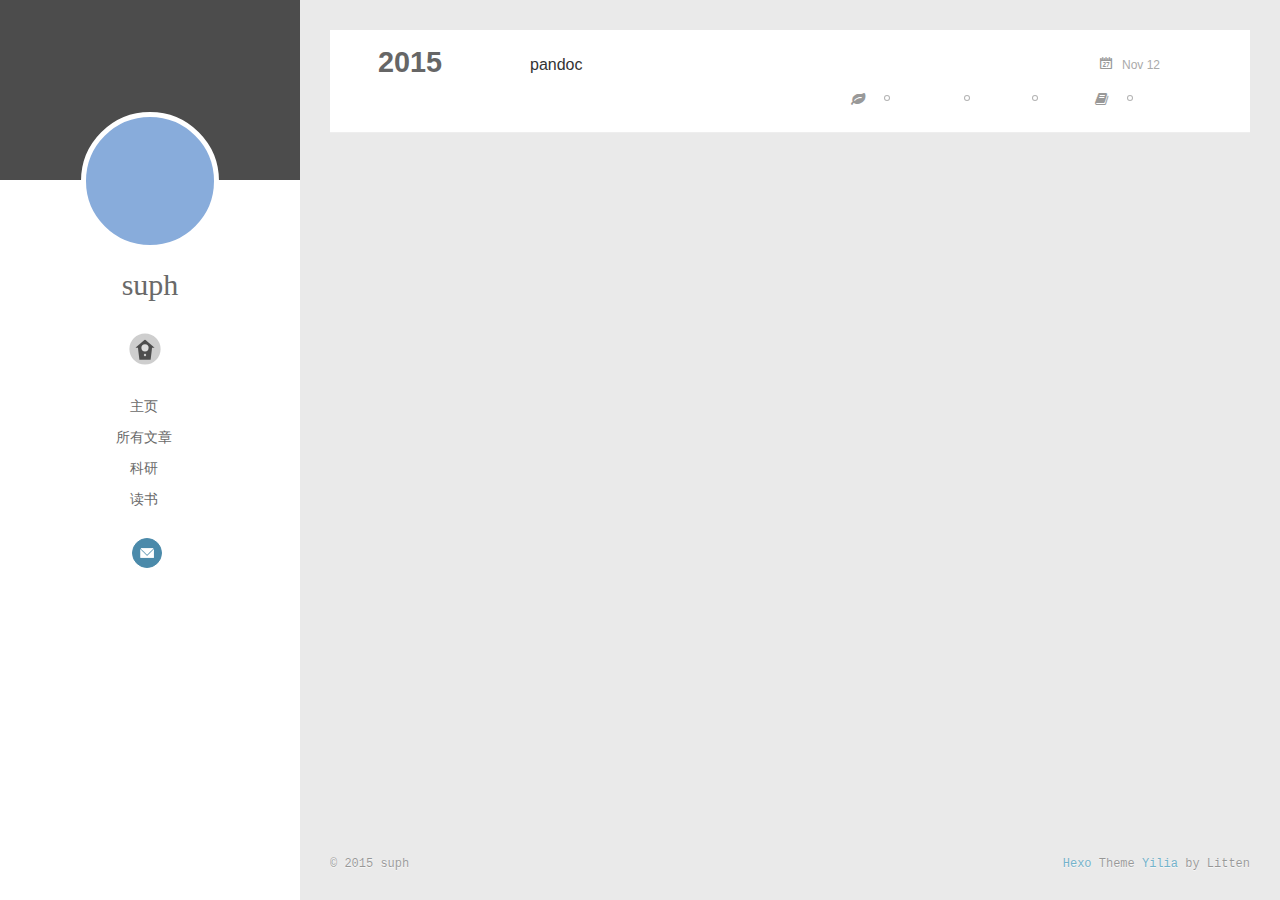
<file: categories/读书/index.html>
<!DOCTYPE html>
<html>
<head>
  <meta name="google-site-verification" content="m7hV41LIy5cwOVKxxxEk0lDQBt5z56xc-c1Flw1A9gc" />
  <meta charset="utf-8">
  
  <title>Category: 读书 | suph_blog</title>
  <meta name="viewport" content="width=device-width, initial-scale=1, maximum-scale=1">
  <meta name="description">
<meta property="og:type" content="website">
<meta property="og:title" content="suph_blog">
<meta property="og:url" content="http://yoursite.com/categories/读书/index.html">
<meta property="og:site_name" content="suph_blog">
<meta property="og:description">
<meta name="twitter:card" content="summary">
<meta name="twitter:title" content="suph_blog">
<meta name="twitter:description">
  
    <link rel="alternative" href="/atom.xml" title="suph_blog" type="application/atom+xml">
  
  
    <link rel="icon" type="image/x-icon" href="/favicon.ico">
  
  <link rel="stylesheet" href="/css/style.css" type="text/css">
</head>
<body>
  <div id="container">
    <div class="left-col">
    <div class="overlay"></div>
<div class="intrude-less">
	<header id="header" class="inner">
		<a href="/" class="profilepic">
			
			<img lazy-src="/img/a.jpg" class="js-avatar">
			
		</a>

		<hgroup>
		  <h1 class="header-author"><a href="/">suph</a></h1>
		</hgroup>

		

		
			<div class="switch-btn">
				<div class="icon">
					<div class="icon-ctn">
						<div class="icon-wrap icon-house" data-idx="0">
							<div class="birdhouse"></div>
							<div class="birdhouse_holes"></div>
						</div>
						<div class="icon-wrap icon-ribbon hide" data-idx="1">
							<div class="ribbon"></div>
						</div>
						
						
					</div>
					
				</div>
				<div class="tips-box hide">
					<div class="tips-arrow"></div>
					<ul class="tips-inner">
						<li>菜单</li>
						<li>标签</li>
						
						
					</ul>
				</div>
			</div>
		

		<div class="switch-area">
			<div class="switch-wrap">
				<section class="switch-part switch-part1">
					<nav class="header-menu">
						<ul>
						
							<li><a href="/">主页</a></li>
				        
							<li><a href="/archives">所有文章</a></li>
				        
							<li><a href="/categories/科研">科研</a></li>
				        
							<li><a href="/categories/读书">读书</a></li>
				        
						</ul>
					</nav>
					<nav class="header-nav">
						<div class="social">
							
								<a class="mail" target="_blank" href="/wenhonghou@yahoo.com" title="mail">mail</a>
					        
						</div>
					</nav>
				</section>
				
				
				<section class="switch-part switch-part2">
					<div class="widget tagcloud" id="js-tagcloud">
						<a href="/tags/Markdown/" style="font-size: 10px;">Markdown</a> <a href="/tags/Pandoc/" style="font-size: 10px;">Pandoc</a> <a href="/tags/笔记/" style="font-size: 10px;">笔记</a>
					</div>
				</section>
				
				
				

				
			</div>
		</div>
	</header>			
</div>
    </div>
    <div class="mid-col">
      <nav id="mobile-nav">
  	<div class="overlay">
  		<div class="slider-trigger"></div>
  		<h1 class="header-author js-mobile-header hide">suph</h1>
  	</div>
	<div class="intrude-less">
		<header id="header" class="inner">
			<div class="profilepic">
				<img lazy-src="/img/a.jpg" class="js-avatar">
			</div>
			<hgroup>
			  <h1 class="header-author">suph</h1>
			</hgroup>
			
			<nav class="header-menu">
				<ul>
				
					<li><a href="/">主页</a></li>
		        
					<li><a href="/archives">所有文章</a></li>
		        
					<li><a href="/categories/科研">科研</a></li>
		        
					<li><a href="/categories/读书">读书</a></li>
		        
		        <div class="clearfix"></div>
				</ul>
			</nav>
			<nav class="header-nav">
				<div class="social">
					
						<a class="mail" target="_blank" href="/wenhonghou@yahoo.com" title="mail">mail</a>
			        
				</div>
			</nav>
		</header>				
	</div>
</nav>
      <div class="body-wrap">
  
  
    
    
      
      
      <section class="archives-wrap">
        <div class="archive-year-wrap">
          <a href="/archives/2015" class="archive-year">2015</a>
        </div>
        <div class="archives">
    
    <article class="archive-article archive-type-post">
  <div class="archive-article-inner">
    <header class="archive-article-header">
      	<div class="article-meta">
	      	<a href="/2015/11/12/pandoc/" class="archive-article-date">
  	<time datetime="2015-11-12T14:49:45.000Z" itemprop="datePublished">Nov 12</time>
</a>
        </div>
    	 
  
    <h1 itemprop="name">
      <a class="archive-article-title" href="/2015/11/12/pandoc/">pandoc</a>
    </h1>
  

        <div class="article-info info-on-right">
          
	<div class="article-tag tagcloud">
		<ul class="article-tag-list"><li class="article-tag-list-item"><a class="article-tag-list-link" href="/tags/Markdown/">Markdown</a></li><li class="article-tag-list-item"><a class="article-tag-list-link" href="/tags/Pandoc/">Pandoc</a></li><li class="article-tag-list-item"><a class="article-tag-list-link" href="/tags/笔记/">笔记</a></li></ul>
	</div>

          
	<div class="article-category tagcloud">
	<a class="article-category-link" href="/categories/读书/">读书</a>
	</div>


        </div>
        <div class="clearfix"></div>
    </header>
  </div>
</article>
  
  
    </div></section>
  

    

</div>
      <footer id="footer">
  <div class="outer">
    <div id="footer-info">
    	<div class="footer-left">
    		&copy; 2015 suph
    	</div>
      	<div class="footer-right">
      		<a href="http://hexo.io/" target="_blank">Hexo</a>  Theme <a href="https://github.com/litten/hexo-theme-yilia" target="_blank">Yilia</a> by Litten
      	</div>
    </div>
  </div>
</footer>
    </div>
    
  <link rel="stylesheet" href="/fancybox/jquery.fancybox.css" type="text/css">


<script>
	var yiliaConfig = {
		fancybox: true,
		mathjax: true,
		animate: true,
		isHome: false,
		isPost: false,
		isArchive: false,
		isTag: false,
		isCategory: true,
		open_in_new: false
	}
</script>
<script src="http://7.url.cn/edu/jslib/comb/require-2.1.6,jquery-1.9.1.min.js" type="text/javascript"></script>
<script src="/js/main.js" type="text/javascript"></script>






<script type="text/x-mathjax-config">
MathJax.Hub.Config({
    tex2jax: {
        inlineMath: [ ['$','$'], ["\\(","\\)"]  ],
        processEscapes: true,
        skipTags: ['script', 'noscript', 'style', 'textarea', 'pre', 'code']
    }
});

MathJax.Hub.Queue(function() {
    var all = MathJax.Hub.getAllJax(), i;
    for(i=0; i < all.length; i += 1) {
        all[i].SourceElement().parentNode.className += ' has-jax';                 
    }       
});
</script>

<script type="text/javascript" src="http://cdn.mathjax.org/mathjax/latest/MathJax.js?config=TeX-AMS-MML_HTMLorMML">
</script>


  </div>
</body>
</html>
</file>
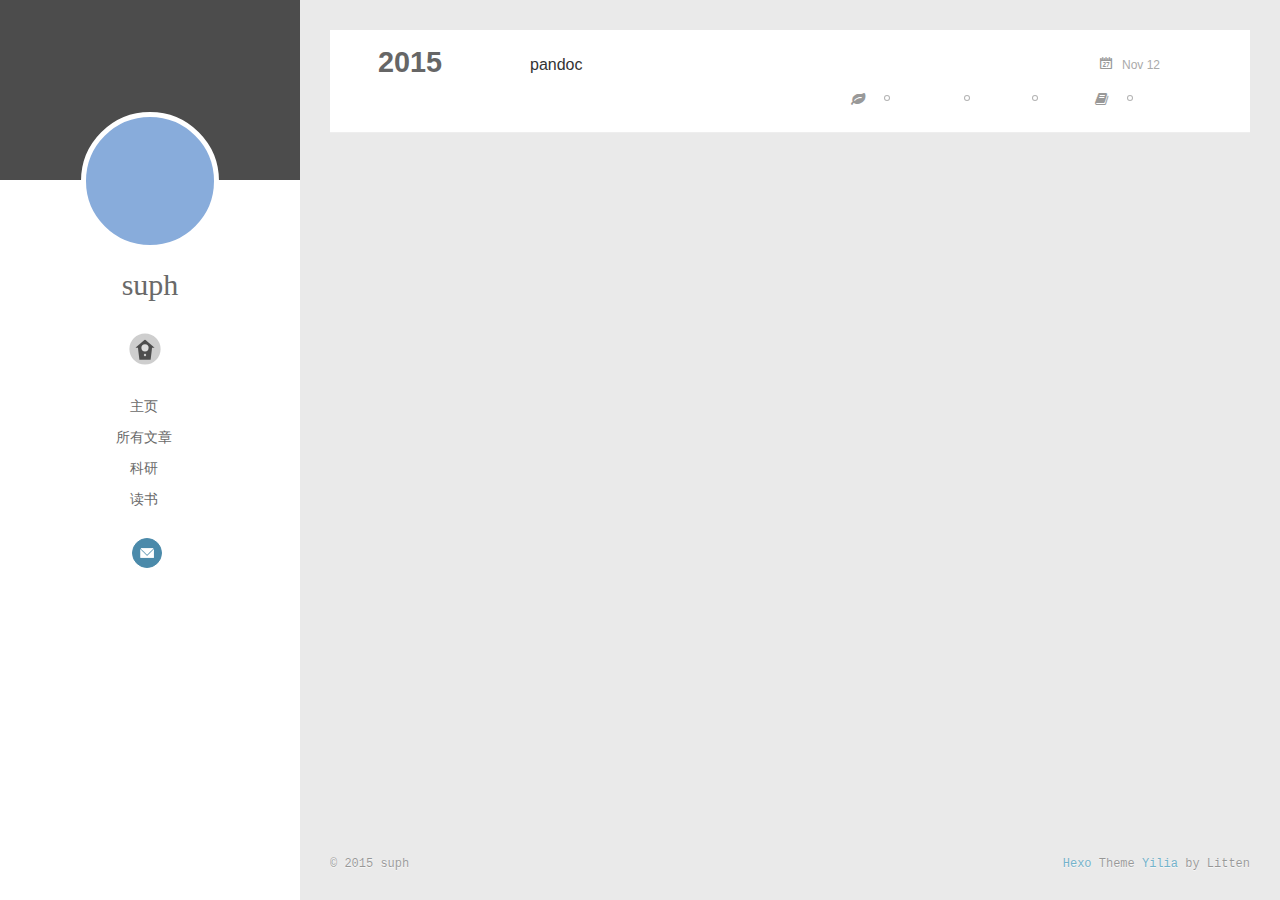
<file: tags/Markdown/index.html>
<!DOCTYPE html>
<html>
<head>
  <meta name="google-site-verification" content="m7hV41LIy5cwOVKxxxEk0lDQBt5z56xc-c1Flw1A9gc" />
  <meta charset="utf-8">
  
  <title>Tag: Markdown | suph_blog</title>
  <meta name="viewport" content="width=device-width, initial-scale=1, maximum-scale=1">
  <meta name="description">
<meta property="og:type" content="website">
<meta property="og:title" content="suph_blog">
<meta property="og:url" content="http://yoursite.com/tags/Markdown/index.html">
<meta property="og:site_name" content="suph_blog">
<meta property="og:description">
<meta name="twitter:card" content="summary">
<meta name="twitter:title" content="suph_blog">
<meta name="twitter:description">
  
    <link rel="alternative" href="/atom.xml" title="suph_blog" type="application/atom+xml">
  
  
    <link rel="icon" type="image/x-icon" href="/favicon.ico">
  
  <link rel="stylesheet" href="/css/style.css" type="text/css">
</head>
<body>
  <div id="container">
    <div class="left-col">
    <div class="overlay"></div>
<div class="intrude-less">
	<header id="header" class="inner">
		<a href="/" class="profilepic">
			
			<img lazy-src="/img/a.jpg" class="js-avatar">
			
		</a>

		<hgroup>
		  <h1 class="header-author"><a href="/">suph</a></h1>
		</hgroup>

		

		
			<div class="switch-btn">
				<div class="icon">
					<div class="icon-ctn">
						<div class="icon-wrap icon-house" data-idx="0">
							<div class="birdhouse"></div>
							<div class="birdhouse_holes"></div>
						</div>
						<div class="icon-wrap icon-ribbon hide" data-idx="1">
							<div class="ribbon"></div>
						</div>
						
						
					</div>
					
				</div>
				<div class="tips-box hide">
					<div class="tips-arrow"></div>
					<ul class="tips-inner">
						<li>菜单</li>
						<li>标签</li>
						
						
					</ul>
				</div>
			</div>
		

		<div class="switch-area">
			<div class="switch-wrap">
				<section class="switch-part switch-part1">
					<nav class="header-menu">
						<ul>
						
							<li><a href="/">主页</a></li>
				        
							<li><a href="/archives">所有文章</a></li>
				        
							<li><a href="/categories/科研">科研</a></li>
				        
							<li><a href="/categories/读书">读书</a></li>
				        
						</ul>
					</nav>
					<nav class="header-nav">
						<div class="social">
							
								<a class="mail" target="_blank" href="/wenhonghou@yahoo.com" title="mail">mail</a>
					        
						</div>
					</nav>
				</section>
				
				
				<section class="switch-part switch-part2">
					<div class="widget tagcloud" id="js-tagcloud">
						<a href="/tags/Markdown/" style="font-size: 10px;">Markdown</a> <a href="/tags/Pandoc/" style="font-size: 10px;">Pandoc</a> <a href="/tags/笔记/" style="font-size: 10px;">笔记</a>
					</div>
				</section>
				
				
				

				
			</div>
		</div>
	</header>			
</div>
    </div>
    <div class="mid-col">
      <nav id="mobile-nav">
  	<div class="overlay">
  		<div class="slider-trigger"></div>
  		<h1 class="header-author js-mobile-header hide">suph</h1>
  	</div>
	<div class="intrude-less">
		<header id="header" class="inner">
			<div class="profilepic">
				<img lazy-src="/img/a.jpg" class="js-avatar">
			</div>
			<hgroup>
			  <h1 class="header-author">suph</h1>
			</hgroup>
			
			<nav class="header-menu">
				<ul>
				
					<li><a href="/">主页</a></li>
		        
					<li><a href="/archives">所有文章</a></li>
		        
					<li><a href="/categories/科研">科研</a></li>
		        
					<li><a href="/categories/读书">读书</a></li>
		        
		        <div class="clearfix"></div>
				</ul>
			</nav>
			<nav class="header-nav">
				<div class="social">
					
						<a class="mail" target="_blank" href="/wenhonghou@yahoo.com" title="mail">mail</a>
			        
				</div>
			</nav>
		</header>				
	</div>
</nav>
      <div class="body-wrap">
  
  
    
    
      
      
      <section class="archives-wrap">
        <div class="archive-year-wrap">
          <a href="/archives/2015" class="archive-year">2015</a>
        </div>
        <div class="archives">
    
    <article class="archive-article archive-type-post">
  <div class="archive-article-inner">
    <header class="archive-article-header">
      	<div class="article-meta">
	      	<a href="/2015/11/12/pandoc/" class="archive-article-date">
  	<time datetime="2015-11-12T14:49:45.000Z" itemprop="datePublished">Nov 12</time>
</a>
        </div>
    	 
  
    <h1 itemprop="name">
      <a class="archive-article-title" href="/2015/11/12/pandoc/">pandoc</a>
    </h1>
  

        <div class="article-info info-on-right">
          
	<div class="article-tag tagcloud">
		<ul class="article-tag-list"><li class="article-tag-list-item"><a class="article-tag-list-link" href="/tags/Markdown/">Markdown</a></li><li class="article-tag-list-item"><a class="article-tag-list-link" href="/tags/Pandoc/">Pandoc</a></li><li class="article-tag-list-item"><a class="article-tag-list-link" href="/tags/笔记/">笔记</a></li></ul>
	</div>

          
	<div class="article-category tagcloud">
	<a class="article-category-link" href="/categories/读书/">读书</a>
	</div>


        </div>
        <div class="clearfix"></div>
    </header>
  </div>
</article>
  
  
    </div></section>
  

    

</div>
      <footer id="footer">
  <div class="outer">
    <div id="footer-info">
    	<div class="footer-left">
    		&copy; 2015 suph
    	</div>
      	<div class="footer-right">
      		<a href="http://hexo.io/" target="_blank">Hexo</a>  Theme <a href="https://github.com/litten/hexo-theme-yilia" target="_blank">Yilia</a> by Litten
      	</div>
    </div>
  </div>
</footer>
    </div>
    
  <link rel="stylesheet" href="/fancybox/jquery.fancybox.css" type="text/css">


<script>
	var yiliaConfig = {
		fancybox: true,
		mathjax: true,
		animate: true,
		isHome: false,
		isPost: false,
		isArchive: false,
		isTag: true,
		isCategory: false,
		open_in_new: false
	}
</script>
<script src="http://7.url.cn/edu/jslib/comb/require-2.1.6,jquery-1.9.1.min.js" type="text/javascript"></script>
<script src="/js/main.js" type="text/javascript"></script>






<script type="text/x-mathjax-config">
MathJax.Hub.Config({
    tex2jax: {
        inlineMath: [ ['$','$'], ["\\(","\\)"]  ],
        processEscapes: true,
        skipTags: ['script', 'noscript', 'style', 'textarea', 'pre', 'code']
    }
});

MathJax.Hub.Queue(function() {
    var all = MathJax.Hub.getAllJax(), i;
    for(i=0; i < all.length; i += 1) {
        all[i].SourceElement().parentNode.className += ' has-jax';                 
    }       
});
</script>

<script type="text/javascript" src="http://cdn.mathjax.org/mathjax/latest/MathJax.js?config=TeX-AMS-MML_HTMLorMML">
</script>


  </div>
</body>
</html>
</file>
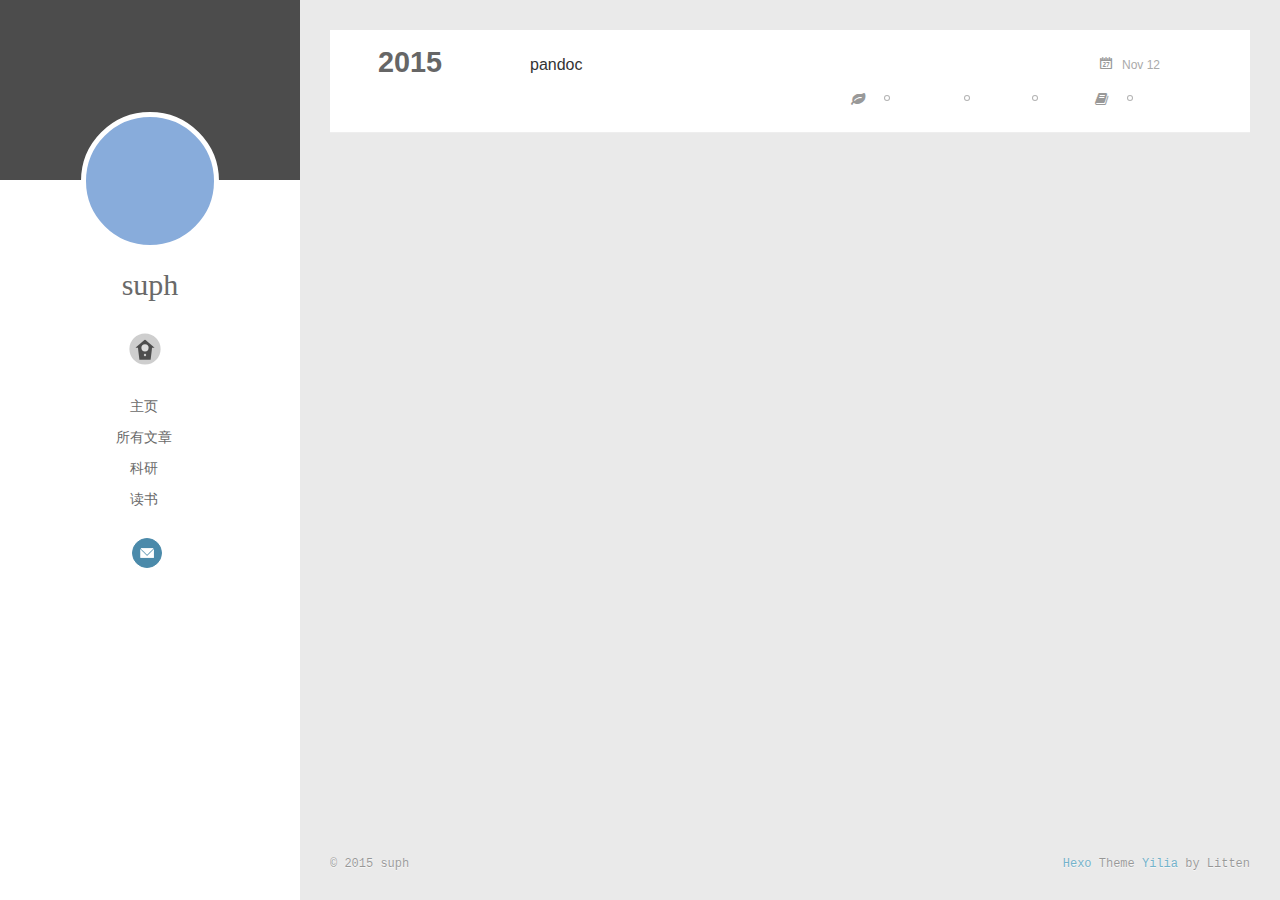
<file: tags/Pandoc/index.html>
<!DOCTYPE html>
<html>
<head>
  <meta name="google-site-verification" content="m7hV41LIy5cwOVKxxxEk0lDQBt5z56xc-c1Flw1A9gc" />
  <meta charset="utf-8">
  
  <title>Tag: Pandoc | suph_blog</title>
  <meta name="viewport" content="width=device-width, initial-scale=1, maximum-scale=1">
  <meta name="description">
<meta property="og:type" content="website">
<meta property="og:title" content="suph_blog">
<meta property="og:url" content="http://yoursite.com/tags/Pandoc/index.html">
<meta property="og:site_name" content="suph_blog">
<meta property="og:description">
<meta name="twitter:card" content="summary">
<meta name="twitter:title" content="suph_blog">
<meta name="twitter:description">
  
    <link rel="alternative" href="/atom.xml" title="suph_blog" type="application/atom+xml">
  
  
    <link rel="icon" type="image/x-icon" href="/favicon.ico">
  
  <link rel="stylesheet" href="/css/style.css" type="text/css">
</head>
<body>
  <div id="container">
    <div class="left-col">
    <div class="overlay"></div>
<div class="intrude-less">
	<header id="header" class="inner">
		<a href="/" class="profilepic">
			
			<img lazy-src="/img/a.jpg" class="js-avatar">
			
		</a>

		<hgroup>
		  <h1 class="header-author"><a href="/">suph</a></h1>
		</hgroup>

		

		
			<div class="switch-btn">
				<div class="icon">
					<div class="icon-ctn">
						<div class="icon-wrap icon-house" data-idx="0">
							<div class="birdhouse"></div>
							<div class="birdhouse_holes"></div>
						</div>
						<div class="icon-wrap icon-ribbon hide" data-idx="1">
							<div class="ribbon"></div>
						</div>
						
						
					</div>
					
				</div>
				<div class="tips-box hide">
					<div class="tips-arrow"></div>
					<ul class="tips-inner">
						<li>菜单</li>
						<li>标签</li>
						
						
					</ul>
				</div>
			</div>
		

		<div class="switch-area">
			<div class="switch-wrap">
				<section class="switch-part switch-part1">
					<nav class="header-menu">
						<ul>
						
							<li><a href="/">主页</a></li>
				        
							<li><a href="/archives">所有文章</a></li>
				        
							<li><a href="/categories/科研">科研</a></li>
				        
							<li><a href="/categories/读书">读书</a></li>
				        
						</ul>
					</nav>
					<nav class="header-nav">
						<div class="social">
							
								<a class="mail" target="_blank" href="/wenhonghou@yahoo.com" title="mail">mail</a>
					        
						</div>
					</nav>
				</section>
				
				
				<section class="switch-part switch-part2">
					<div class="widget tagcloud" id="js-tagcloud">
						<a href="/tags/Markdown/" style="font-size: 10px;">Markdown</a> <a href="/tags/Pandoc/" style="font-size: 10px;">Pandoc</a> <a href="/tags/笔记/" style="font-size: 10px;">笔记</a>
					</div>
				</section>
				
				
				

				
			</div>
		</div>
	</header>			
</div>
    </div>
    <div class="mid-col">
      <nav id="mobile-nav">
  	<div class="overlay">
  		<div class="slider-trigger"></div>
  		<h1 class="header-author js-mobile-header hide">suph</h1>
  	</div>
	<div class="intrude-less">
		<header id="header" class="inner">
			<div class="profilepic">
				<img lazy-src="/img/a.jpg" class="js-avatar">
			</div>
			<hgroup>
			  <h1 class="header-author">suph</h1>
			</hgroup>
			
			<nav class="header-menu">
				<ul>
				
					<li><a href="/">主页</a></li>
		        
					<li><a href="/archives">所有文章</a></li>
		        
					<li><a href="/categories/科研">科研</a></li>
		        
					<li><a href="/categories/读书">读书</a></li>
		        
		        <div class="clearfix"></div>
				</ul>
			</nav>
			<nav class="header-nav">
				<div class="social">
					
						<a class="mail" target="_blank" href="/wenhonghou@yahoo.com" title="mail">mail</a>
			        
				</div>
			</nav>
		</header>				
	</div>
</nav>
      <div class="body-wrap">
  
  
    
    
      
      
      <section class="archives-wrap">
        <div class="archive-year-wrap">
          <a href="/archives/2015" class="archive-year">2015</a>
        </div>
        <div class="archives">
    
    <article class="archive-article archive-type-post">
  <div class="archive-article-inner">
    <header class="archive-article-header">
      	<div class="article-meta">
	      	<a href="/2015/11/12/pandoc/" class="archive-article-date">
  	<time datetime="2015-11-12T14:49:45.000Z" itemprop="datePublished">Nov 12</time>
</a>
        </div>
    	 
  
    <h1 itemprop="name">
      <a class="archive-article-title" href="/2015/11/12/pandoc/">pandoc</a>
    </h1>
  

        <div class="article-info info-on-right">
          
	<div class="article-tag tagcloud">
		<ul class="article-tag-list"><li class="article-tag-list-item"><a class="article-tag-list-link" href="/tags/Markdown/">Markdown</a></li><li class="article-tag-list-item"><a class="article-tag-list-link" href="/tags/Pandoc/">Pandoc</a></li><li class="article-tag-list-item"><a class="article-tag-list-link" href="/tags/笔记/">笔记</a></li></ul>
	</div>

          
	<div class="article-category tagcloud">
	<a class="article-category-link" href="/categories/读书/">读书</a>
	</div>


        </div>
        <div class="clearfix"></div>
    </header>
  </div>
</article>
  
  
    </div></section>
  

    

</div>
      <footer id="footer">
  <div class="outer">
    <div id="footer-info">
    	<div class="footer-left">
    		&copy; 2015 suph
    	</div>
      	<div class="footer-right">
      		<a href="http://hexo.io/" target="_blank">Hexo</a>  Theme <a href="https://github.com/litten/hexo-theme-yilia" target="_blank">Yilia</a> by Litten
      	</div>
    </div>
  </div>
</footer>
    </div>
    
  <link rel="stylesheet" href="/fancybox/jquery.fancybox.css" type="text/css">


<script>
	var yiliaConfig = {
		fancybox: true,
		mathjax: true,
		animate: true,
		isHome: false,
		isPost: false,
		isArchive: false,
		isTag: true,
		isCategory: false,
		open_in_new: false
	}
</script>
<script src="http://7.url.cn/edu/jslib/comb/require-2.1.6,jquery-1.9.1.min.js" type="text/javascript"></script>
<script src="/js/main.js" type="text/javascript"></script>






<script type="text/x-mathjax-config">
MathJax.Hub.Config({
    tex2jax: {
        inlineMath: [ ['$','$'], ["\\(","\\)"]  ],
        processEscapes: true,
        skipTags: ['script', 'noscript', 'style', 'textarea', 'pre', 'code']
    }
});

MathJax.Hub.Queue(function() {
    var all = MathJax.Hub.getAllJax(), i;
    for(i=0; i < all.length; i += 1) {
        all[i].SourceElement().parentNode.className += ' has-jax';                 
    }       
});
</script>

<script type="text/javascript" src="http://cdn.mathjax.org/mathjax/latest/MathJax.js?config=TeX-AMS-MML_HTMLorMML">
</script>


  </div>
</body>
</html>
</file>
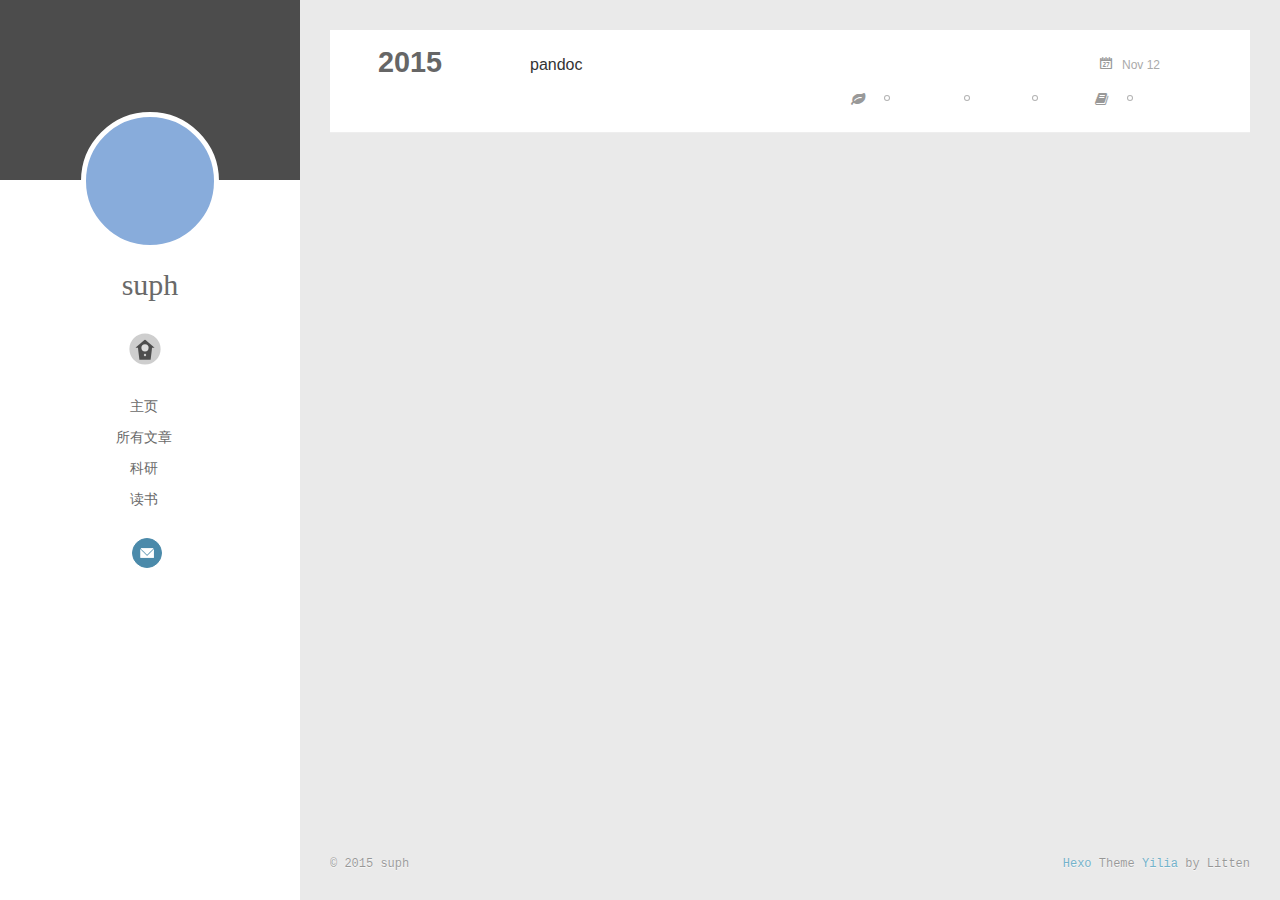
<file: tags/笔记/index.html>
<!DOCTYPE html>
<html>
<head>
  <meta name="google-site-verification" content="m7hV41LIy5cwOVKxxxEk0lDQBt5z56xc-c1Flw1A9gc" />
  <meta charset="utf-8">
  
  <title>Tag: 笔记 | suph_blog</title>
  <meta name="viewport" content="width=device-width, initial-scale=1, maximum-scale=1">
  <meta name="description">
<meta property="og:type" content="website">
<meta property="og:title" content="suph_blog">
<meta property="og:url" content="http://yoursite.com/tags/笔记/index.html">
<meta property="og:site_name" content="suph_blog">
<meta property="og:description">
<meta name="twitter:card" content="summary">
<meta name="twitter:title" content="suph_blog">
<meta name="twitter:description">
  
    <link rel="alternative" href="/atom.xml" title="suph_blog" type="application/atom+xml">
  
  
    <link rel="icon" type="image/x-icon" href="/favicon.ico">
  
  <link rel="stylesheet" href="/css/style.css" type="text/css">
</head>
<body>
  <div id="container">
    <div class="left-col">
    <div class="overlay"></div>
<div class="intrude-less">
	<header id="header" class="inner">
		<a href="/" class="profilepic">
			
			<img lazy-src="/img/a.jpg" class="js-avatar">
			
		</a>

		<hgroup>
		  <h1 class="header-author"><a href="/">suph</a></h1>
		</hgroup>

		

		
			<div class="switch-btn">
				<div class="icon">
					<div class="icon-ctn">
						<div class="icon-wrap icon-house" data-idx="0">
							<div class="birdhouse"></div>
							<div class="birdhouse_holes"></div>
						</div>
						<div class="icon-wrap icon-ribbon hide" data-idx="1">
							<div class="ribbon"></div>
						</div>
						
						
					</div>
					
				</div>
				<div class="tips-box hide">
					<div class="tips-arrow"></div>
					<ul class="tips-inner">
						<li>菜单</li>
						<li>标签</li>
						
						
					</ul>
				</div>
			</div>
		

		<div class="switch-area">
			<div class="switch-wrap">
				<section class="switch-part switch-part1">
					<nav class="header-menu">
						<ul>
						
							<li><a href="/">主页</a></li>
				        
							<li><a href="/archives">所有文章</a></li>
				        
							<li><a href="/categories/科研">科研</a></li>
				        
							<li><a href="/categories/读书">读书</a></li>
				        
						</ul>
					</nav>
					<nav class="header-nav">
						<div class="social">
							
								<a class="mail" target="_blank" href="/wenhonghou@yahoo.com" title="mail">mail</a>
					        
						</div>
					</nav>
				</section>
				
				
				<section class="switch-part switch-part2">
					<div class="widget tagcloud" id="js-tagcloud">
						<a href="/tags/Markdown/" style="font-size: 10px;">Markdown</a> <a href="/tags/Pandoc/" style="font-size: 10px;">Pandoc</a> <a href="/tags/笔记/" style="font-size: 10px;">笔记</a>
					</div>
				</section>
				
				
				

				
			</div>
		</div>
	</header>			
</div>
    </div>
    <div class="mid-col">
      <nav id="mobile-nav">
  	<div class="overlay">
  		<div class="slider-trigger"></div>
  		<h1 class="header-author js-mobile-header hide">suph</h1>
  	</div>
	<div class="intrude-less">
		<header id="header" class="inner">
			<div class="profilepic">
				<img lazy-src="/img/a.jpg" class="js-avatar">
			</div>
			<hgroup>
			  <h1 class="header-author">suph</h1>
			</hgroup>
			
			<nav class="header-menu">
				<ul>
				
					<li><a href="/">主页</a></li>
		        
					<li><a href="/archives">所有文章</a></li>
		        
					<li><a href="/categories/科研">科研</a></li>
		        
					<li><a href="/categories/读书">读书</a></li>
		        
		        <div class="clearfix"></div>
				</ul>
			</nav>
			<nav class="header-nav">
				<div class="social">
					
						<a class="mail" target="_blank" href="/wenhonghou@yahoo.com" title="mail">mail</a>
			        
				</div>
			</nav>
		</header>				
	</div>
</nav>
      <div class="body-wrap">
  
  
    
    
      
      
      <section class="archives-wrap">
        <div class="archive-year-wrap">
          <a href="/archives/2015" class="archive-year">2015</a>
        </div>
        <div class="archives">
    
    <article class="archive-article archive-type-post">
  <div class="archive-article-inner">
    <header class="archive-article-header">
      	<div class="article-meta">
	      	<a href="/2015/11/12/pandoc/" class="archive-article-date">
  	<time datetime="2015-11-12T14:49:45.000Z" itemprop="datePublished">Nov 12</time>
</a>
        </div>
    	 
  
    <h1 itemprop="name">
      <a class="archive-article-title" href="/2015/11/12/pandoc/">pandoc</a>
    </h1>
  

        <div class="article-info info-on-right">
          
	<div class="article-tag tagcloud">
		<ul class="article-tag-list"><li class="article-tag-list-item"><a class="article-tag-list-link" href="/tags/Markdown/">Markdown</a></li><li class="article-tag-list-item"><a class="article-tag-list-link" href="/tags/Pandoc/">Pandoc</a></li><li class="article-tag-list-item"><a class="article-tag-list-link" href="/tags/笔记/">笔记</a></li></ul>
	</div>

          
	<div class="article-category tagcloud">
	<a class="article-category-link" href="/categories/读书/">读书</a>
	</div>


        </div>
        <div class="clearfix"></div>
    </header>
  </div>
</article>
  
  
    </div></section>
  

    

</div>
      <footer id="footer">
  <div class="outer">
    <div id="footer-info">
    	<div class="footer-left">
    		&copy; 2015 suph
    	</div>
      	<div class="footer-right">
      		<a href="http://hexo.io/" target="_blank">Hexo</a>  Theme <a href="https://github.com/litten/hexo-theme-yilia" target="_blank">Yilia</a> by Litten
      	</div>
    </div>
  </div>
</footer>
    </div>
    
  <link rel="stylesheet" href="/fancybox/jquery.fancybox.css" type="text/css">


<script>
	var yiliaConfig = {
		fancybox: true,
		mathjax: true,
		animate: true,
		isHome: false,
		isPost: false,
		isArchive: false,
		isTag: true,
		isCategory: false,
		open_in_new: false
	}
</script>
<script src="http://7.url.cn/edu/jslib/comb/require-2.1.6,jquery-1.9.1.min.js" type="text/javascript"></script>
<script src="/js/main.js" type="text/javascript"></script>






<script type="text/x-mathjax-config">
MathJax.Hub.Config({
    tex2jax: {
        inlineMath: [ ['$','$'], ["\\(","\\)"]  ],
        processEscapes: true,
        skipTags: ['script', 'noscript', 'style', 'textarea', 'pre', 'code']
    }
});

MathJax.Hub.Queue(function() {
    var all = MathJax.Hub.getAllJax(), i;
    for(i=0; i < all.length; i += 1) {
        all[i].SourceElement().parentNode.className += ' has-jax';                 
    }       
});
</script>

<script type="text/javascript" src="http://cdn.mathjax.org/mathjax/latest/MathJax.js?config=TeX-AMS-MML_HTMLorMML">
</script>


  </div>
</body>
</html>
</file>
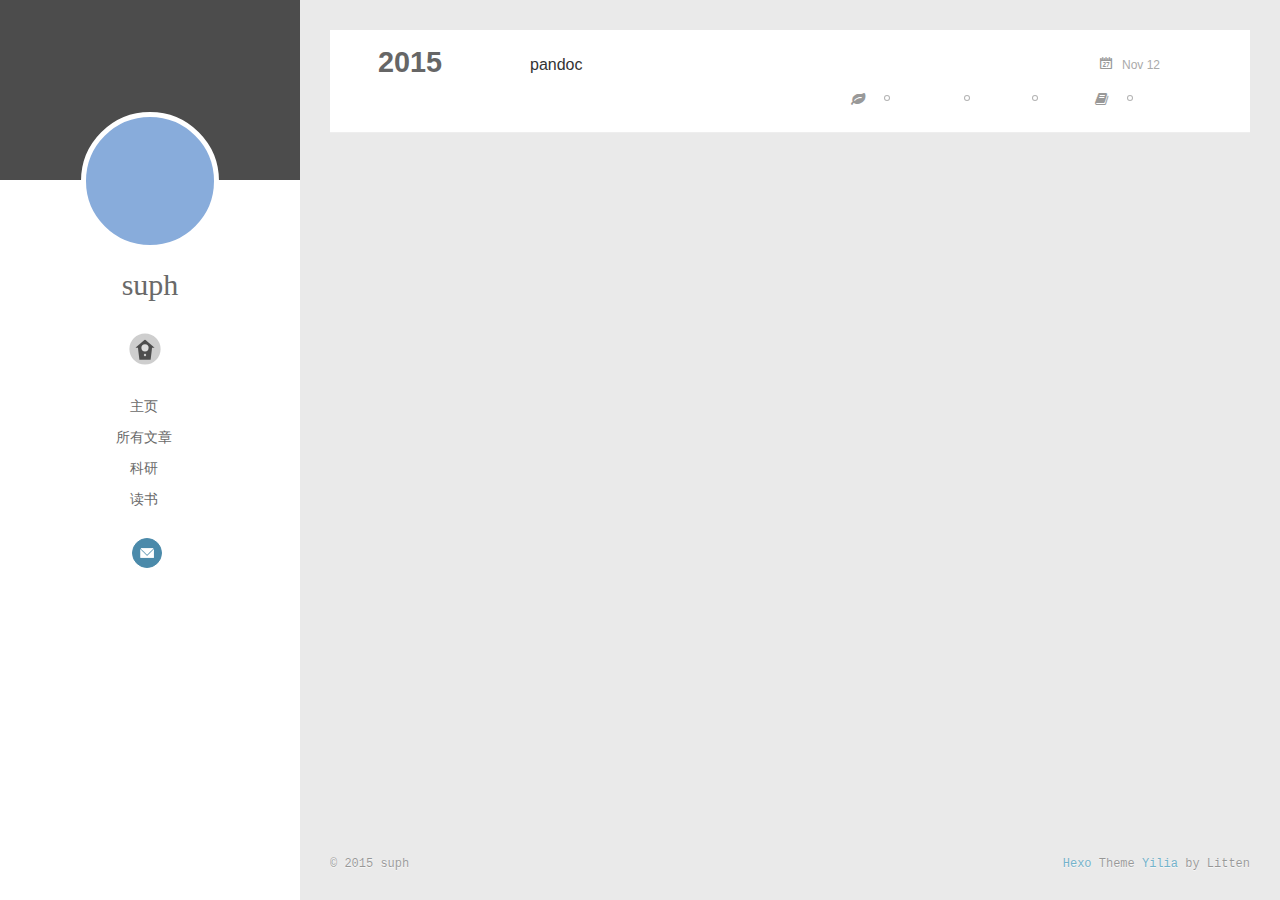
<file: archives/2015/11/index.html>
<!DOCTYPE html>
<html>
<head>
  <meta name="google-site-verification" content="m7hV41LIy5cwOVKxxxEk0lDQBt5z56xc-c1Flw1A9gc" />
  <meta charset="utf-8">
  
  <title>Archives: 2015/11 | suph_blog</title>
  <meta name="viewport" content="width=device-width, initial-scale=1, maximum-scale=1">
  <meta name="description">
<meta property="og:type" content="website">
<meta property="og:title" content="suph_blog">
<meta property="og:url" content="http://yoursite.com/archives/2015/11/index.html">
<meta property="og:site_name" content="suph_blog">
<meta property="og:description">
<meta name="twitter:card" content="summary">
<meta name="twitter:title" content="suph_blog">
<meta name="twitter:description">
  
    <link rel="alternative" href="/atom.xml" title="suph_blog" type="application/atom+xml">
  
  
    <link rel="icon" type="image/x-icon" href="/favicon.ico">
  
  <link rel="stylesheet" href="/css/style.css" type="text/css">
</head>
<body>
  <div id="container">
    <div class="left-col">
    <div class="overlay"></div>
<div class="intrude-less">
	<header id="header" class="inner">
		<a href="/" class="profilepic">
			
			<img lazy-src="/img/a.jpg" class="js-avatar">
			
		</a>

		<hgroup>
		  <h1 class="header-author"><a href="/">suph</a></h1>
		</hgroup>

		

		
			<div class="switch-btn">
				<div class="icon">
					<div class="icon-ctn">
						<div class="icon-wrap icon-house" data-idx="0">
							<div class="birdhouse"></div>
							<div class="birdhouse_holes"></div>
						</div>
						<div class="icon-wrap icon-ribbon hide" data-idx="1">
							<div class="ribbon"></div>
						</div>
						
						
					</div>
					
				</div>
				<div class="tips-box hide">
					<div class="tips-arrow"></div>
					<ul class="tips-inner">
						<li>菜单</li>
						<li>标签</li>
						
						
					</ul>
				</div>
			</div>
		

		<div class="switch-area">
			<div class="switch-wrap">
				<section class="switch-part switch-part1">
					<nav class="header-menu">
						<ul>
						
							<li><a href="/">主页</a></li>
				        
							<li><a href="/archives">所有文章</a></li>
				        
							<li><a href="/categories/科研">科研</a></li>
				        
							<li><a href="/categories/读书">读书</a></li>
				        
						</ul>
					</nav>
					<nav class="header-nav">
						<div class="social">
							
								<a class="mail" target="_blank" href="/wenhonghou@yahoo.com" title="mail">mail</a>
					        
						</div>
					</nav>
				</section>
				
				
				<section class="switch-part switch-part2">
					<div class="widget tagcloud" id="js-tagcloud">
						<a href="/tags/Markdown/" style="font-size: 10px;">Markdown</a> <a href="/tags/Pandoc/" style="font-size: 10px;">Pandoc</a> <a href="/tags/笔记/" style="font-size: 10px;">笔记</a>
					</div>
				</section>
				
				
				

				
			</div>
		</div>
	</header>			
</div>
    </div>
    <div class="mid-col">
      <nav id="mobile-nav">
  	<div class="overlay">
  		<div class="slider-trigger"></div>
  		<h1 class="header-author js-mobile-header hide">suph</h1>
  	</div>
	<div class="intrude-less">
		<header id="header" class="inner">
			<div class="profilepic">
				<img lazy-src="/img/a.jpg" class="js-avatar">
			</div>
			<hgroup>
			  <h1 class="header-author">suph</h1>
			</hgroup>
			
			<nav class="header-menu">
				<ul>
				
					<li><a href="/">主页</a></li>
		        
					<li><a href="/archives">所有文章</a></li>
		        
					<li><a href="/categories/科研">科研</a></li>
		        
					<li><a href="/categories/读书">读书</a></li>
		        
		        <div class="clearfix"></div>
				</ul>
			</nav>
			<nav class="header-nav">
				<div class="social">
					
						<a class="mail" target="_blank" href="/wenhonghou@yahoo.com" title="mail">mail</a>
			        
				</div>
			</nav>
		</header>				
	</div>
</nav>
      <div class="body-wrap">
  
  
    
    
      
      
      <section class="archives-wrap">
        <div class="archive-year-wrap">
          <a href="/archives/2015" class="archive-year">2015</a>
        </div>
        <div class="archives">
    
    <article class="archive-article archive-type-post">
  <div class="archive-article-inner">
    <header class="archive-article-header">
      	<div class="article-meta">
	      	<a href="/2015/11/12/pandoc/" class="archive-article-date">
  	<time datetime="2015-11-12T14:49:45.000Z" itemprop="datePublished">Nov 12</time>
</a>
        </div>
    	 
  
    <h1 itemprop="name">
      <a class="archive-article-title" href="/2015/11/12/pandoc/">pandoc</a>
    </h1>
  

        <div class="article-info info-on-right">
          
	<div class="article-tag tagcloud">
		<ul class="article-tag-list"><li class="article-tag-list-item"><a class="article-tag-list-link" href="/tags/Markdown/">Markdown</a></li><li class="article-tag-list-item"><a class="article-tag-list-link" href="/tags/Pandoc/">Pandoc</a></li><li class="article-tag-list-item"><a class="article-tag-list-link" href="/tags/笔记/">笔记</a></li></ul>
	</div>

          
	<div class="article-category tagcloud">
	<a class="article-category-link" href="/categories/读书/">读书</a>
	</div>


        </div>
        <div class="clearfix"></div>
    </header>
  </div>
</article>
  
  
    </div></section>
  

    

</div>
      <footer id="footer">
  <div class="outer">
    <div id="footer-info">
    	<div class="footer-left">
    		&copy; 2015 suph
    	</div>
      	<div class="footer-right">
      		<a href="http://hexo.io/" target="_blank">Hexo</a>  Theme <a href="https://github.com/litten/hexo-theme-yilia" target="_blank">Yilia</a> by Litten
      	</div>
    </div>
  </div>
</footer>
    </div>
    
  <link rel="stylesheet" href="/fancybox/jquery.fancybox.css" type="text/css">


<script>
	var yiliaConfig = {
		fancybox: true,
		mathjax: true,
		animate: true,
		isHome: false,
		isPost: false,
		isArchive: true,
		isTag: false,
		isCategory: false,
		open_in_new: false
	}
</script>
<script src="http://7.url.cn/edu/jslib/comb/require-2.1.6,jquery-1.9.1.min.js" type="text/javascript"></script>
<script src="/js/main.js" type="text/javascript"></script>






<script type="text/x-mathjax-config">
MathJax.Hub.Config({
    tex2jax: {
        inlineMath: [ ['$','$'], ["\\(","\\)"]  ],
        processEscapes: true,
        skipTags: ['script', 'noscript', 'style', 'textarea', 'pre', 'code']
    }
});

MathJax.Hub.Queue(function() {
    var all = MathJax.Hub.getAllJax(), i;
    for(i=0; i < all.length; i += 1) {
        all[i].SourceElement().parentNode.className += ' has-jax';                 
    }       
});
</script>

<script type="text/javascript" src="http://cdn.mathjax.org/mathjax/latest/MathJax.js?config=TeX-AMS-MML_HTMLorMML">
</script>


  </div>
</body>
</html>
</file>
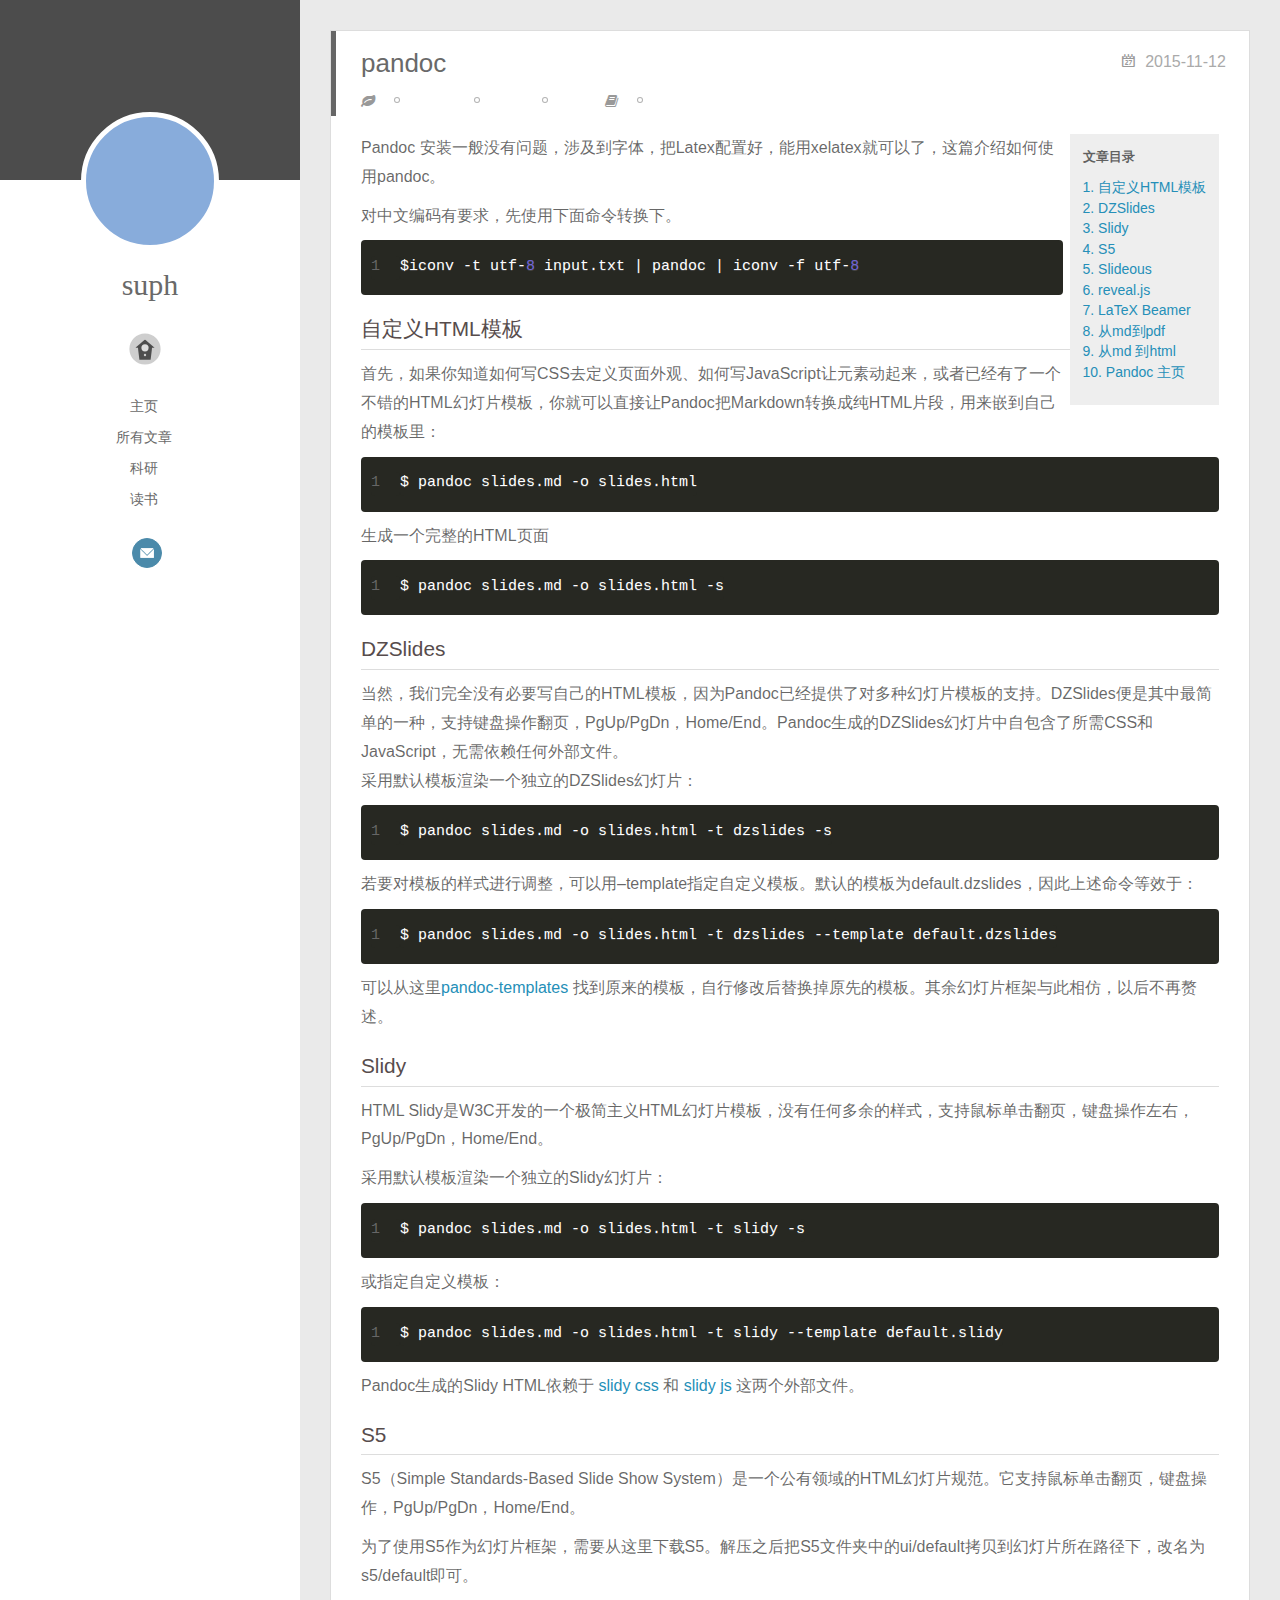
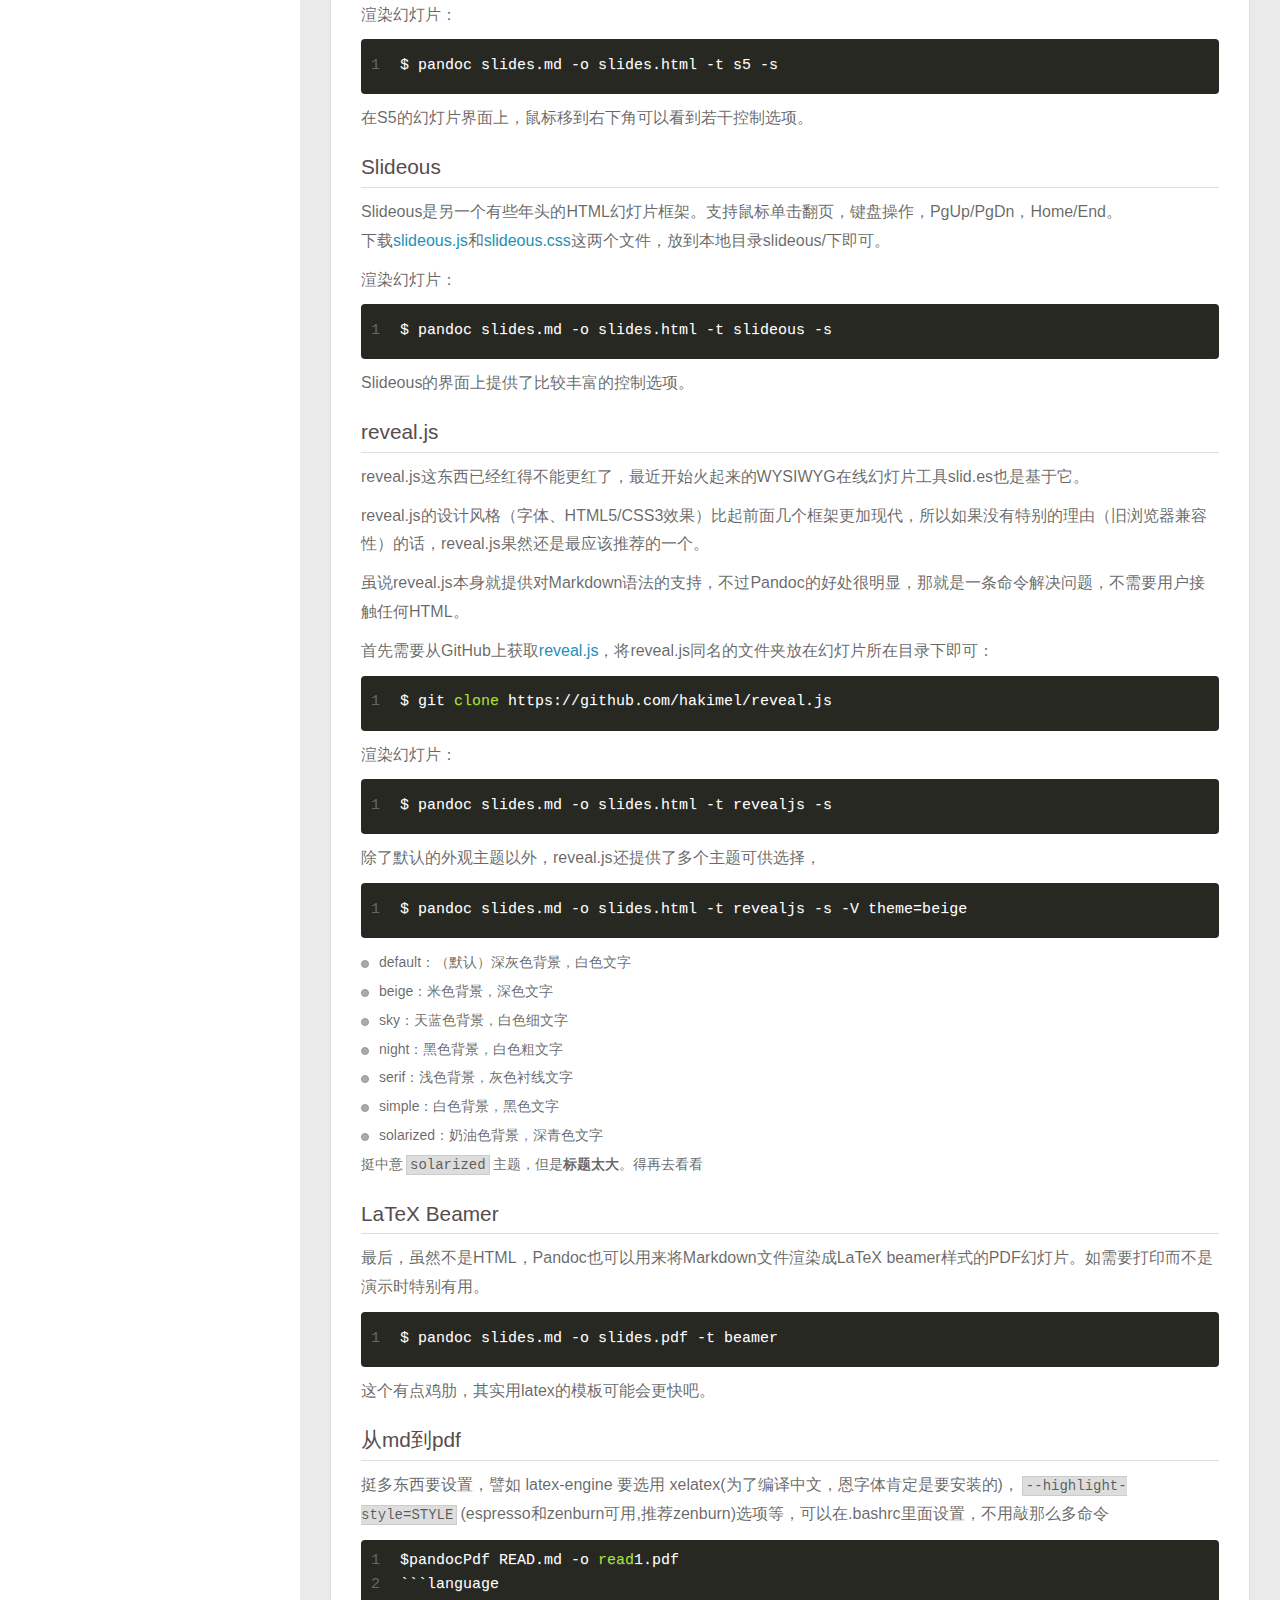
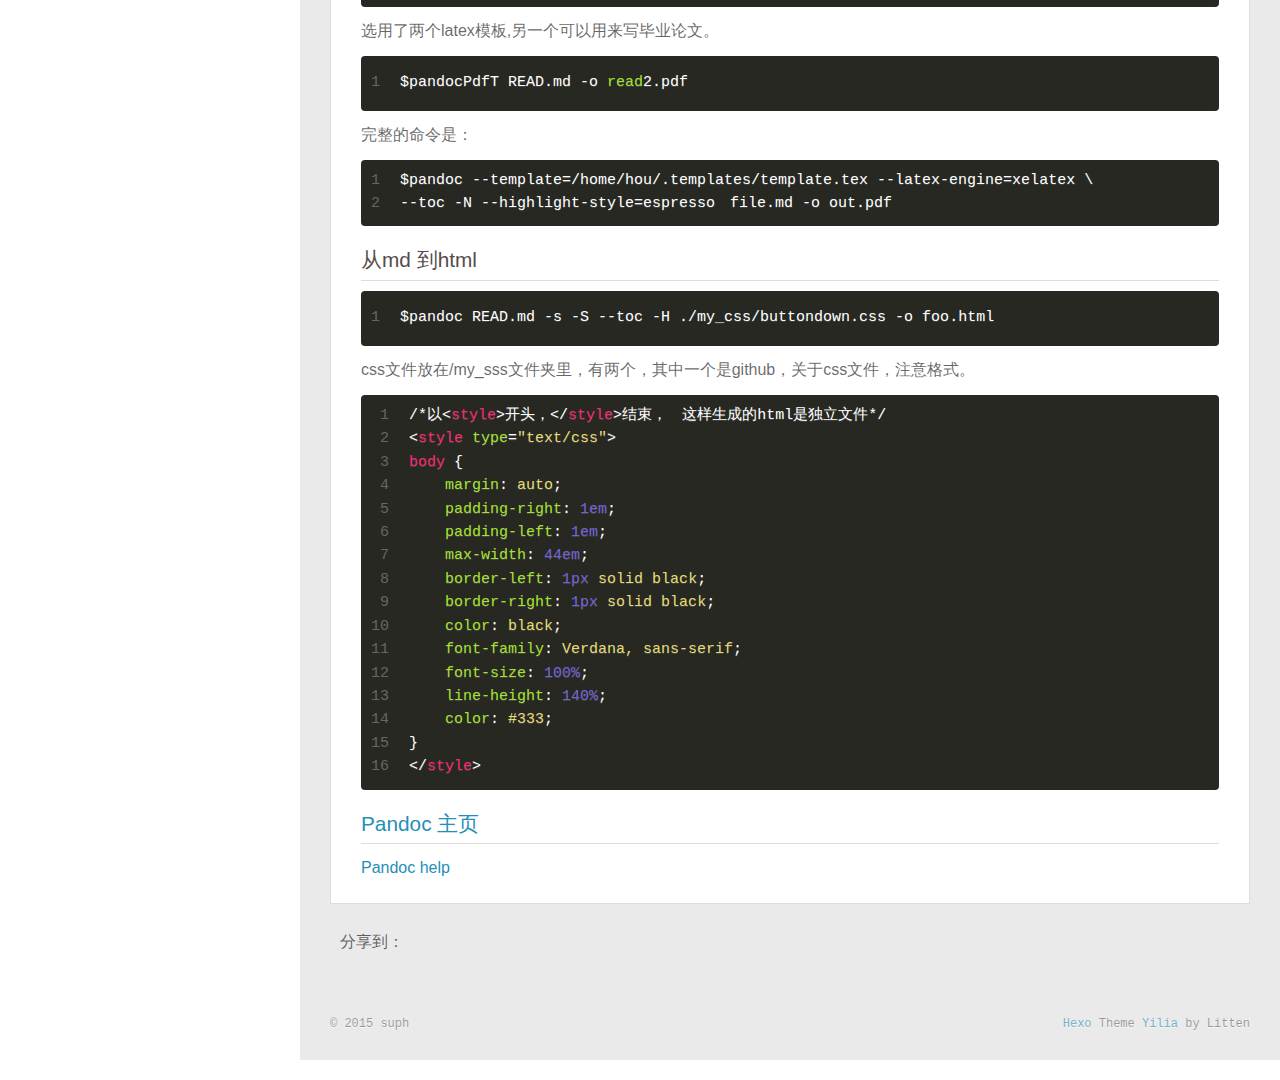
<file: 2015/11/12/pandoc/index.html>
<!DOCTYPE html>
<html>
<head>
  <meta name="google-site-verification" content="m7hV41LIy5cwOVKxxxEk0lDQBt5z56xc-c1Flw1A9gc" />
  <meta charset="utf-8">
  
  <title>pandoc | suph_blog</title>
  <meta name="viewport" content="width=device-width, initial-scale=1, maximum-scale=1">
  <meta name="description" content="Pandoc 安装一般没有问题，涉及到字体，把Latex配置好，能用xelatex就可以了，这篇介绍如何使用pandoc。">
<meta property="og:type" content="article">
<meta property="og:title" content="pandoc">
<meta property="og:url" content="http://yoursite.com/2015/11/12/pandoc/index.html">
<meta property="og:site_name" content="suph_blog">
<meta property="og:description" content="Pandoc 安装一般没有问题，涉及到字体，把Latex配置好，能用xelatex就可以了，这篇介绍如何使用pandoc。">
<meta property="og:updated_time" content="2015-11-13T12:18:53.042Z">
<meta name="twitter:card" content="summary">
<meta name="twitter:title" content="pandoc">
<meta name="twitter:description" content="Pandoc 安装一般没有问题，涉及到字体，把Latex配置好，能用xelatex就可以了，这篇介绍如何使用pandoc。">
  
    <link rel="alternative" href="/atom.xml" title="suph_blog" type="application/atom+xml">
  
  
    <link rel="icon" type="image/x-icon" href="/favicon.ico">
  
  <link rel="stylesheet" href="/css/style.css" type="text/css">
</head>
<body>
  <div id="container">
    <div class="left-col">
    <div class="overlay"></div>
<div class="intrude-less">
	<header id="header" class="inner">
		<a href="/" class="profilepic">
			
			<img lazy-src="/img/a.jpg" class="js-avatar">
			
		</a>

		<hgroup>
		  <h1 class="header-author"><a href="/">suph</a></h1>
		</hgroup>

		

		
			<div class="switch-btn">
				<div class="icon">
					<div class="icon-ctn">
						<div class="icon-wrap icon-house" data-idx="0">
							<div class="birdhouse"></div>
							<div class="birdhouse_holes"></div>
						</div>
						<div class="icon-wrap icon-ribbon hide" data-idx="1">
							<div class="ribbon"></div>
						</div>
						
						
					</div>
					
				</div>
				<div class="tips-box hide">
					<div class="tips-arrow"></div>
					<ul class="tips-inner">
						<li>菜单</li>
						<li>标签</li>
						
						
					</ul>
				</div>
			</div>
		

		<div class="switch-area">
			<div class="switch-wrap">
				<section class="switch-part switch-part1">
					<nav class="header-menu">
						<ul>
						
							<li><a href="/">主页</a></li>
				        
							<li><a href="/archives">所有文章</a></li>
				        
							<li><a href="/categories/科研">科研</a></li>
				        
							<li><a href="/categories/读书">读书</a></li>
				        
						</ul>
					</nav>
					<nav class="header-nav">
						<div class="social">
							
								<a class="mail" target="_blank" href="/wenhonghou@yahoo.com" title="mail">mail</a>
					        
						</div>
					</nav>
				</section>
				
				
				<section class="switch-part switch-part2">
					<div class="widget tagcloud" id="js-tagcloud">
						<a href="/tags/Markdown/" style="font-size: 10px;">Markdown</a> <a href="/tags/Pandoc/" style="font-size: 10px;">Pandoc</a> <a href="/tags/笔记/" style="font-size: 10px;">笔记</a>
					</div>
				</section>
				
				
				

				
			</div>
		</div>
	</header>			
</div>
    </div>
    <div class="mid-col">
      <nav id="mobile-nav">
  	<div class="overlay">
  		<div class="slider-trigger"></div>
  		<h1 class="header-author js-mobile-header hide">suph</h1>
  	</div>
	<div class="intrude-less">
		<header id="header" class="inner">
			<div class="profilepic">
				<img lazy-src="/img/a.jpg" class="js-avatar">
			</div>
			<hgroup>
			  <h1 class="header-author">suph</h1>
			</hgroup>
			
			<nav class="header-menu">
				<ul>
				
					<li><a href="/">主页</a></li>
		        
					<li><a href="/archives">所有文章</a></li>
		        
					<li><a href="/categories/科研">科研</a></li>
		        
					<li><a href="/categories/读书">读书</a></li>
		        
		        <div class="clearfix"></div>
				</ul>
			</nav>
			<nav class="header-nav">
				<div class="social">
					
						<a class="mail" target="_blank" href="/wenhonghou@yahoo.com" title="mail">mail</a>
			        
				</div>
			</nav>
		</header>				
	</div>
</nav>
      <div class="body-wrap"><article id="post-pandoc" class="article article-type-post" itemscope itemprop="blogPost">
  
    <div class="article-meta">
      <a href="/2015/11/12/pandoc/" class="article-date">
  	<time datetime="2015-11-12T14:49:45.000Z" itemprop="datePublished">2015-11-12</time>
</a>
    </div>
  
  <div class="article-inner">
    
      <input type="hidden" class="isFancy" />
    
    
      <header class="article-header">
        
  
    <h1 class="article-title" itemprop="name">
      pandoc
    </h1>
  

      </header>
      
      <div class="article-info article-info-post">
        
	<div class="article-tag tagcloud">
		<ul class="article-tag-list"><li class="article-tag-list-item"><a class="article-tag-list-link" href="/tags/Markdown/">Markdown</a></li><li class="article-tag-list-item"><a class="article-tag-list-link" href="/tags/Pandoc/">Pandoc</a></li><li class="article-tag-list-item"><a class="article-tag-list-link" href="/tags/笔记/">笔记</a></li></ul>
	</div>

        
	<div class="article-category tagcloud">
	<a class="article-category-link" href="/categories/读书/">读书</a>
	</div>


        <div class="clearfix"></div>
      </div>
      
    
    <div class="article-entry" itemprop="articleBody">
      
        
          <div id="toc" class="toc-article">
             <strong class="toc-title">文章目录</strong>
             <ol class="toc"><li class="toc-item toc-level-2"><a class="toc-link" href="#自定义html模板"><span class="toc-number">1.</span> <span class="toc-text">自定义HTML模板</span></a></li><li class="toc-item toc-level-2"><a class="toc-link" href="#dzslides"><span class="toc-number">2.</span> <span class="toc-text">DZSlides</span></a></li><li class="toc-item toc-level-2"><a class="toc-link" href="#slidy"><span class="toc-number">3.</span> <span class="toc-text">Slidy</span></a></li><li class="toc-item toc-level-2"><a class="toc-link" href="#s5"><span class="toc-number">4.</span> <span class="toc-text">S5</span></a></li><li class="toc-item toc-level-2"><a class="toc-link" href="#slideous"><span class="toc-number">5.</span> <span class="toc-text">Slideous</span></a></li><li class="toc-item toc-level-2"><a class="toc-link" href="#revealjs"><span class="toc-number">6.</span> <span class="toc-text">reveal.js</span></a></li><li class="toc-item toc-level-2"><a class="toc-link" href="#latex-beamer"><span class="toc-number">7.</span> <span class="toc-text">LaTeX Beamer</span></a></li><li class="toc-item toc-level-2"><a class="toc-link" href="#从md到pdf"><span class="toc-number">8.</span> <span class="toc-text">从md到pdf</span></a></li><li class="toc-item toc-level-2"><a class="toc-link" href="#从md-到html"><span class="toc-number">9.</span> <span class="toc-text">从md 到html</span></a></li><li class="toc-item toc-level-2"><a class="toc-link" href="#pandoc-主页"><span class="toc-number">10.</span> <span class="toc-text">Pandoc 主页</span></a></li></ol>
           </div>
        
        <p>Pandoc &#x5B89;&#x88C5;&#x4E00;&#x822C;&#x6CA1;&#x6709;&#x95EE;&#x9898;&#xFF0C;&#x6D89;&#x53CA;&#x5230;&#x5B57;&#x4F53;&#xFF0C;&#x628A;Latex&#x914D;&#x7F6E;&#x597D;&#xFF0C;&#x80FD;&#x7528;xelatex&#x5C31;&#x53EF;&#x4EE5;&#x4E86;&#xFF0C;&#x8FD9;&#x7BC7;&#x4ECB;&#x7ECD;&#x5982;&#x4F55;&#x4F7F;&#x7528;pandoc&#x3002;</p>
<a id="more"></a>
<p>&#x5BF9;&#x4E2D;&#x6587;&#x7F16;&#x7801;&#x6709;&#x8981;&#x6C42;&#xFF0C;&#x5148;&#x4F7F;&#x7528;&#x4E0B;&#x9762;&#x547D;&#x4EE4;&#x8F6C;&#x6362;&#x4E0B;&#x3002;</p>
<figure class="highlight bash"><table><tr><td class="gutter"><pre><span class="line">1</span><br></pre></td><td class="code"><pre><span class="line"><span class="variable">$iconv</span> -t utf-<span class="number">8</span> input.txt | pandoc | iconv <span class="operator">-f</span> utf-<span class="number">8</span></span><br></pre></td></tr></table></figure>
<h2 id="&#x81EA;&#x5B9A;&#x4E49;html&#x6A21;&#x677F;">&#x81EA;&#x5B9A;&#x4E49;HTML&#x6A21;&#x677F;</h2><p>&#x9996;&#x5148;&#xFF0C;&#x5982;&#x679C;&#x4F60;&#x77E5;&#x9053;&#x5982;&#x4F55;&#x5199;CSS&#x53BB;&#x5B9A;&#x4E49;&#x9875;&#x9762;&#x5916;&#x89C2;&#x3001;&#x5982;&#x4F55;&#x5199;JavaScript&#x8BA9;&#x5143;&#x7D20;&#x52A8;&#x8D77;&#x6765;&#xFF0C;&#x6216;&#x8005;&#x5DF2;&#x7ECF;&#x6709;&#x4E86;&#x4E00;&#x4E2A;&#x4E0D;&#x9519;&#x7684;HTML&#x5E7B;&#x706F;&#x7247;&#x6A21;&#x677F;&#xFF0C;&#x4F60;&#x5C31;&#x53EF;&#x4EE5;&#x76F4;&#x63A5;&#x8BA9;Pandoc&#x628A;Markdown&#x8F6C;&#x6362;&#x6210;&#x7EAF;HTML&#x7247;&#x6BB5;&#xFF0C;&#x7528;&#x6765;&#x5D4C;&#x5230;&#x81EA;&#x5DF1;&#x7684;&#x6A21;&#x677F;&#x91CC;&#xFF1A;<br><figure class="highlight bash"><table><tr><td class="gutter"><pre><span class="line">1</span><br></pre></td><td class="code"><pre><span class="line">$ pandoc slides.md -o slides.html</span><br></pre></td></tr></table></figure></p>
<p>&#x751F;&#x6210;&#x4E00;&#x4E2A;&#x5B8C;&#x6574;&#x7684;HTML&#x9875;&#x9762;</p>
<figure class="highlight bash"><table><tr><td class="gutter"><pre><span class="line">1</span><br></pre></td><td class="code"><pre><span class="line">$ pandoc slides.md -o slides.html <span class="operator">-s</span></span><br></pre></td></tr></table></figure>
<h2 id="dzslides">DZSlides</h2><p>&#x5F53;&#x7136;&#xFF0C;&#x6211;&#x4EEC;&#x5B8C;&#x5168;&#x6CA1;&#x6709;&#x5FC5;&#x8981;&#x5199;&#x81EA;&#x5DF1;&#x7684;HTML&#x6A21;&#x677F;&#xFF0C;&#x56E0;&#x4E3A;Pandoc&#x5DF2;&#x7ECF;&#x63D0;&#x4F9B;&#x4E86;&#x5BF9;&#x591A;&#x79CD;&#x5E7B;&#x706F;&#x7247;&#x6A21;&#x677F;&#x7684;&#x652F;&#x6301;&#x3002;DZSlides&#x4FBF;&#x662F;&#x5176;&#x4E2D;&#x6700;&#x7B80;&#x5355;&#x7684;&#x4E00;&#x79CD;&#xFF0C;&#x652F;&#x6301;&#x952E;&#x76D8;&#x64CD;&#x4F5C;&#x7FFB;&#x9875;&#xFF0C;PgUp/PgDn&#xFF0C;Home/End&#x3002;Pandoc&#x751F;&#x6210;&#x7684;DZSlides&#x5E7B;&#x706F;&#x7247;&#x4E2D;&#x81EA;&#x5305;&#x542B;&#x4E86;&#x6240;&#x9700;CSS&#x548C;JavaScript&#xFF0C;&#x65E0;&#x9700;&#x4F9D;&#x8D56;&#x4EFB;&#x4F55;&#x5916;&#x90E8;&#x6587;&#x4EF6;&#x3002;<br>&#x91C7;&#x7528;&#x9ED8;&#x8BA4;&#x6A21;&#x677F;&#x6E32;&#x67D3;&#x4E00;&#x4E2A;&#x72EC;&#x7ACB;&#x7684;DZSlides&#x5E7B;&#x706F;&#x7247;&#xFF1A;</p>
<figure class="highlight bash"><table><tr><td class="gutter"><pre><span class="line">1</span><br></pre></td><td class="code"><pre><span class="line">$ pandoc slides.md -o slides.html -t dzslides <span class="operator">-s</span></span><br></pre></td></tr></table></figure>
<p>&#x82E5;&#x8981;&#x5BF9;&#x6A21;&#x677F;&#x7684;&#x6837;&#x5F0F;&#x8FDB;&#x884C;&#x8C03;&#x6574;&#xFF0C;&#x53EF;&#x4EE5;&#x7528;&#x2013;template&#x6307;&#x5B9A;&#x81EA;&#x5B9A;&#x4E49;&#x6A21;&#x677F;&#x3002;&#x9ED8;&#x8BA4;&#x7684;&#x6A21;&#x677F;&#x4E3A;default.dzslides&#xFF0C;&#x56E0;&#x6B64;&#x4E0A;&#x8FF0;&#x547D;&#x4EE4;&#x7B49;&#x6548;&#x4E8E;&#xFF1A;</p>
<figure class="highlight bash"><table><tr><td class="gutter"><pre><span class="line">1</span><br></pre></td><td class="code"><pre><span class="line">$ pandoc slides.md -o slides.html -t dzslides --template default.dzslides</span><br></pre></td></tr></table></figure>
<p>&#x53EF;&#x4EE5;&#x4ECE;&#x8FD9;&#x91CC;<a href="https://github.com/jgm/pandoc-templates" target="_blank" rel="external">pandoc-templates</a> &#x627E;&#x5230;&#x539F;&#x6765;&#x7684;&#x6A21;&#x677F;&#xFF0C;&#x81EA;&#x884C;&#x4FEE;&#x6539;&#x540E;&#x66FF;&#x6362;&#x6389;&#x539F;&#x5148;&#x7684;&#x6A21;&#x677F;&#x3002;&#x5176;&#x4F59;&#x5E7B;&#x706F;&#x7247;&#x6846;&#x67B6;&#x4E0E;&#x6B64;&#x76F8;&#x4EFF;&#xFF0C;&#x4EE5;&#x540E;&#x4E0D;&#x518D;&#x8D58;&#x8FF0;&#x3002;</p>
<h2 id="slidy">Slidy</h2><p>HTML Slidy&#x662F;W3C&#x5F00;&#x53D1;&#x7684;&#x4E00;&#x4E2A;&#x6781;&#x7B80;&#x4E3B;&#x4E49;HTML&#x5E7B;&#x706F;&#x7247;&#x6A21;&#x677F;&#xFF0C;&#x6CA1;&#x6709;&#x4EFB;&#x4F55;&#x591A;&#x4F59;&#x7684;&#x6837;&#x5F0F;&#xFF0C;&#x652F;&#x6301;&#x9F20;&#x6807;&#x5355;&#x51FB;&#x7FFB;&#x9875;&#xFF0C;&#x952E;&#x76D8;&#x64CD;&#x4F5C;&#x5DE6;&#x53F3;&#xFF0C;PgUp/PgDn&#xFF0C;Home/End&#x3002;</p>
<p>&#x91C7;&#x7528;&#x9ED8;&#x8BA4;&#x6A21;&#x677F;&#x6E32;&#x67D3;&#x4E00;&#x4E2A;&#x72EC;&#x7ACB;&#x7684;Slidy&#x5E7B;&#x706F;&#x7247;&#xFF1A;</p>
<figure class="highlight bash"><table><tr><td class="gutter"><pre><span class="line">1</span><br></pre></td><td class="code"><pre><span class="line">$ pandoc slides.md -o slides.html -t slidy <span class="operator">-s</span></span><br></pre></td></tr></table></figure>
<p>&#x6216;&#x6307;&#x5B9A;&#x81EA;&#x5B9A;&#x4E49;&#x6A21;&#x677F;&#xFF1A;</p>
<figure class="highlight bash"><table><tr><td class="gutter"><pre><span class="line">1</span><br></pre></td><td class="code"><pre><span class="line">$ pandoc slides.md -o slides.html -t slidy --template default.slidy</span><br></pre></td></tr></table></figure>
<p>Pandoc&#x751F;&#x6210;&#x7684;Slidy HTML&#x4F9D;&#x8D56;&#x4E8E; <a href="http://www.w3.org/Talks/Tools/Slidy2/styles/slidy.css" target="_blank" rel="external">slidy css</a> &#x548C;   <a href="http://www.w3.org/Talks/Tools/Slidy2/scripts/slidy.js" target="_blank" rel="external">slidy js</a> &#x8FD9;&#x4E24;&#x4E2A;&#x5916;&#x90E8;&#x6587;&#x4EF6;&#x3002;</p>
<h2 id="s5">S5</h2><p>S5&#xFF08;Simple Standards-Based Slide Show System&#xFF09;&#x662F;&#x4E00;&#x4E2A;&#x516C;&#x6709;&#x9886;&#x57DF;&#x7684;HTML&#x5E7B;&#x706F;&#x7247;&#x89C4;&#x8303;&#x3002;&#x5B83;&#x652F;&#x6301;&#x9F20;&#x6807;&#x5355;&#x51FB;&#x7FFB;&#x9875;&#xFF0C;&#x952E;&#x76D8;&#x64CD;&#x4F5C;&#xFF0C;PgUp/PgDn&#xFF0C;Home/End&#x3002;</p>
<p>&#x4E3A;&#x4E86;&#x4F7F;&#x7528;S5&#x4F5C;&#x4E3A;&#x5E7B;&#x706F;&#x7247;&#x6846;&#x67B6;&#xFF0C;&#x9700;&#x8981;&#x4ECE;&#x8FD9;&#x91CC;&#x4E0B;&#x8F7D;S5&#x3002;&#x89E3;&#x538B;&#x4E4B;&#x540E;&#x628A;S5&#x6587;&#x4EF6;&#x5939;&#x4E2D;&#x7684;ui/default&#x62F7;&#x8D1D;&#x5230;&#x5E7B;&#x706F;&#x7247;&#x6240;&#x5728;&#x8DEF;&#x5F84;&#x4E0B;&#xFF0C;&#x6539;&#x540D;&#x4E3A;s5/default&#x5373;&#x53EF;&#x3002;</p>
<p>&#x6E32;&#x67D3;&#x5E7B;&#x706F;&#x7247;&#xFF1A;</p>
<figure class="highlight bash"><table><tr><td class="gutter"><pre><span class="line">1</span><br></pre></td><td class="code"><pre><span class="line">$ pandoc slides.md -o slides.html -t s5 <span class="operator">-s</span></span><br></pre></td></tr></table></figure>
<p>&#x5728;S5&#x7684;&#x5E7B;&#x706F;&#x7247;&#x754C;&#x9762;&#x4E0A;&#xFF0C;&#x9F20;&#x6807;&#x79FB;&#x5230;&#x53F3;&#x4E0B;&#x89D2;&#x53EF;&#x4EE5;&#x770B;&#x5230;&#x82E5;&#x5E72;&#x63A7;&#x5236;&#x9009;&#x9879;&#x3002;</p>
<h2 id="slideous">Slideous</h2><p>Slideous&#x662F;&#x53E6;&#x4E00;&#x4E2A;&#x6709;&#x4E9B;&#x5E74;&#x5934;&#x7684;HTML&#x5E7B;&#x706F;&#x7247;&#x6846;&#x67B6;&#x3002;&#x652F;&#x6301;&#x9F20;&#x6807;&#x5355;&#x51FB;&#x7FFB;&#x9875;&#xFF0C;&#x952E;&#x76D8;&#x64CD;&#x4F5C;&#xFF0C;PgUp/PgDn&#xFF0C;Home/End&#x3002;<br>&#x4E0B;&#x8F7D;<a href="http://goessner.net/download/prj/slideous/slideous.js" target="_blank" rel="external">slideous.js</a>&#x548C;<a href="http://goessner.net/download/prj/slideous/slideous.css" target="_blank" rel="external">slideous.css</a>&#x8FD9;&#x4E24;&#x4E2A;&#x6587;&#x4EF6;&#xFF0C;&#x653E;&#x5230;&#x672C;&#x5730;&#x76EE;&#x5F55;slideous/&#x4E0B;&#x5373;&#x53EF;&#x3002;</p>
<p>&#x6E32;&#x67D3;&#x5E7B;&#x706F;&#x7247;&#xFF1A;</p>
<figure class="highlight bash"><table><tr><td class="gutter"><pre><span class="line">1</span><br></pre></td><td class="code"><pre><span class="line">$ pandoc slides.md -o slides.html -t slideous <span class="operator">-s</span></span><br></pre></td></tr></table></figure>
<p>Slideous&#x7684;&#x754C;&#x9762;&#x4E0A;&#x63D0;&#x4F9B;&#x4E86;&#x6BD4;&#x8F83;&#x4E30;&#x5BCC;&#x7684;&#x63A7;&#x5236;&#x9009;&#x9879;&#x3002;</p>
<h2 id="revealjs">reveal.js</h2><p>reveal.js&#x8FD9;&#x4E1C;&#x897F;&#x5DF2;&#x7ECF;&#x7EA2;&#x5F97;&#x4E0D;&#x80FD;&#x66F4;&#x7EA2;&#x4E86;&#xFF0C;&#x6700;&#x8FD1;&#x5F00;&#x59CB;&#x706B;&#x8D77;&#x6765;&#x7684;WYSIWYG&#x5728;&#x7EBF;&#x5E7B;&#x706F;&#x7247;&#x5DE5;&#x5177;slid.es&#x4E5F;&#x662F;&#x57FA;&#x4E8E;&#x5B83;&#x3002;</p>
<p>reveal.js&#x7684;&#x8BBE;&#x8BA1;&#x98CE;&#x683C;&#xFF08;&#x5B57;&#x4F53;&#x3001;HTML5/CSS3&#x6548;&#x679C;&#xFF09;&#x6BD4;&#x8D77;&#x524D;&#x9762;&#x51E0;&#x4E2A;&#x6846;&#x67B6;&#x66F4;&#x52A0;&#x73B0;&#x4EE3;&#xFF0C;&#x6240;&#x4EE5;&#x5982;&#x679C;&#x6CA1;&#x6709;&#x7279;&#x522B;&#x7684;&#x7406;&#x7531;&#xFF08;&#x65E7;&#x6D4F;&#x89C8;&#x5668;&#x517C;&#x5BB9;&#x6027;&#xFF09;&#x7684;&#x8BDD;&#xFF0C;reveal.js&#x679C;&#x7136;&#x8FD8;&#x662F;&#x6700;&#x5E94;&#x8BE5;&#x63A8;&#x8350;&#x7684;&#x4E00;&#x4E2A;&#x3002;</p>
<p>&#x867D;&#x8BF4;reveal.js&#x672C;&#x8EAB;&#x5C31;&#x63D0;&#x4F9B;&#x5BF9;Markdown&#x8BED;&#x6CD5;&#x7684;&#x652F;&#x6301;&#xFF0C;&#x4E0D;&#x8FC7;Pandoc&#x7684;&#x597D;&#x5904;&#x5F88;&#x660E;&#x663E;&#xFF0C;&#x90A3;&#x5C31;&#x662F;&#x4E00;&#x6761;&#x547D;&#x4EE4;&#x89E3;&#x51B3;&#x95EE;&#x9898;&#xFF0C;&#x4E0D;&#x9700;&#x8981;&#x7528;&#x6237;&#x63A5;&#x89E6;&#x4EFB;&#x4F55;HTML&#x3002;</p>
<p>&#x9996;&#x5148;&#x9700;&#x8981;&#x4ECE;GitHub&#x4E0A;&#x83B7;&#x53D6;<a href="https://github.com/hakimel/reveal.js" target="_blank" rel="external">reveal.js</a>&#xFF0C;&#x5C06;reveal.js&#x540C;&#x540D;&#x7684;&#x6587;&#x4EF6;&#x5939;&#x653E;&#x5728;&#x5E7B;&#x706F;&#x7247;&#x6240;&#x5728;&#x76EE;&#x5F55;&#x4E0B;&#x5373;&#x53EF;&#xFF1A;</p>
<figure class="highlight bash"><table><tr><td class="gutter"><pre><span class="line">1</span><br></pre></td><td class="code"><pre><span class="line">$ git <span class="built_in">clone</span> https://github.com/hakimel/reveal.js</span><br></pre></td></tr></table></figure>
<p>&#x6E32;&#x67D3;&#x5E7B;&#x706F;&#x7247;&#xFF1A;</p>
<figure class="highlight bash"><table><tr><td class="gutter"><pre><span class="line">1</span><br></pre></td><td class="code"><pre><span class="line">$ pandoc slides.md -o slides.html -t revealjs <span class="operator">-s</span></span><br></pre></td></tr></table></figure>
<p>&#x9664;&#x4E86;&#x9ED8;&#x8BA4;&#x7684;&#x5916;&#x89C2;&#x4E3B;&#x9898;&#x4EE5;&#x5916;&#xFF0C;reveal.js&#x8FD8;&#x63D0;&#x4F9B;&#x4E86;&#x591A;&#x4E2A;&#x4E3B;&#x9898;&#x53EF;&#x4F9B;&#x9009;&#x62E9;&#xFF0C;</p>
<figure class="highlight bash"><table><tr><td class="gutter"><pre><span class="line">1</span><br></pre></td><td class="code"><pre><span class="line">$ pandoc slides.md -o slides.html -t revealjs <span class="operator">-s</span> -V theme=beige</span><br></pre></td></tr></table></figure>
<ul>
<li>default&#xFF1A;&#xFF08;&#x9ED8;&#x8BA4;&#xFF09;&#x6DF1;&#x7070;&#x8272;&#x80CC;&#x666F;&#xFF0C;&#x767D;&#x8272;&#x6587;&#x5B57;</li>
<li>beige&#xFF1A;&#x7C73;&#x8272;&#x80CC;&#x666F;&#xFF0C;&#x6DF1;&#x8272;&#x6587;&#x5B57;</li>
<li>sky&#xFF1A;&#x5929;&#x84DD;&#x8272;&#x80CC;&#x666F;&#xFF0C;&#x767D;&#x8272;&#x7EC6;&#x6587;&#x5B57;</li>
<li>night&#xFF1A;&#x9ED1;&#x8272;&#x80CC;&#x666F;&#xFF0C;&#x767D;&#x8272;&#x7C97;&#x6587;&#x5B57;</li>
<li>serif&#xFF1A;&#x6D45;&#x8272;&#x80CC;&#x666F;&#xFF0C;&#x7070;&#x8272;&#x886C;&#x7EBF;&#x6587;&#x5B57;</li>
<li>simple&#xFF1A;&#x767D;&#x8272;&#x80CC;&#x666F;&#xFF0C;&#x9ED1;&#x8272;&#x6587;&#x5B57;</li>
<li>solarized&#xFF1A;&#x5976;&#x6CB9;&#x8272;&#x80CC;&#x666F;&#xFF0C;&#x6DF1;&#x9752;&#x8272;&#x6587;&#x5B57;<br>&#x633A;&#x4E2D;&#x610F;<code>solarized</code>&#x4E3B;&#x9898;&#xFF0C;&#x4F46;&#x662F;<strong>&#x6807;&#x9898;&#x592A;&#x5927;</strong>&#x3002;&#x5F97;&#x518D;&#x53BB;&#x770B;&#x770B;</li>
</ul>
<h2 id="latex-beamer">LaTeX Beamer</h2><p>&#x6700;&#x540E;&#xFF0C;&#x867D;&#x7136;&#x4E0D;&#x662F;HTML&#xFF0C;Pandoc&#x4E5F;&#x53EF;&#x4EE5;&#x7528;&#x6765;&#x5C06;Markdown&#x6587;&#x4EF6;&#x6E32;&#x67D3;&#x6210;LaTeX beamer&#x6837;&#x5F0F;&#x7684;PDF&#x5E7B;&#x706F;&#x7247;&#x3002;&#x5982;&#x9700;&#x8981;&#x6253;&#x5370;&#x800C;&#x4E0D;&#x662F;&#x6F14;&#x793A;&#x65F6;&#x7279;&#x522B;&#x6709;&#x7528;&#x3002;</p>
<figure class="highlight bash"><table><tr><td class="gutter"><pre><span class="line">1</span><br></pre></td><td class="code"><pre><span class="line">$ pandoc slides.md -o slides.pdf -t beamer</span><br></pre></td></tr></table></figure>
<p>&#x8FD9;&#x4E2A;&#x6709;&#x70B9;&#x9E21;&#x808B;&#xFF0C;&#x5176;&#x5B9E;&#x7528;latex&#x7684;&#x6A21;&#x677F;&#x53EF;&#x80FD;&#x4F1A;&#x66F4;&#x5FEB;&#x5427;&#x3002;</p>
<h2 id="&#x4ECE;md&#x5230;pdf">&#x4ECE;md&#x5230;pdf</h2><p>&#x633A;&#x591A;&#x4E1C;&#x897F;&#x8981;&#x8BBE;&#x7F6E;&#xFF0C;&#x8B6C;&#x5982; latex-engine &#x8981;&#x9009;&#x7528; xelatex(&#x4E3A;&#x4E86;&#x7F16;&#x8BD1;&#x4E2D;&#x6587;&#xFF0C;&#x6069;&#x5B57;&#x4F53;&#x80AF;&#x5B9A;&#x662F;&#x8981;&#x5B89;&#x88C5;&#x7684;)&#xFF0C;<code>--highlight-style=STYLE</code>(espresso&#x548C;zenburn&#x53EF;&#x7528;,&#x63A8;&#x8350;zenburn)&#x9009;&#x9879;&#x7B49;&#xFF0C;&#x53EF;&#x4EE5;&#x5728;.bashrc&#x91CC;&#x9762;&#x8BBE;&#x7F6E;&#xFF0C;&#x4E0D;&#x7528;&#x6572;&#x90A3;&#x4E48;&#x591A;&#x547D;&#x4EE4;</p>
<figure class="highlight bash"><table><tr><td class="gutter"><pre><span class="line">1</span><br><span class="line">2</span><br></pre></td><td class="code"><pre><span class="line"><span class="variable">$pandocPdf</span> READ.md -o <span class="built_in">read</span>1.pdf</span><br><span class="line">```language</span><br></pre></td></tr></table></figure>
<p>&#x9009;&#x7528;&#x4E86;&#x4E24;&#x4E2A;latex&#x6A21;&#x677F;,&#x53E6;&#x4E00;&#x4E2A;&#x53EF;&#x4EE5;&#x7528;&#x6765;&#x5199;&#x6BD5;&#x4E1A;&#x8BBA;&#x6587;&#x3002;</p>
<figure class="highlight bash"><table><tr><td class="gutter"><pre><span class="line">1</span><br></pre></td><td class="code"><pre><span class="line"><span class="variable">$pandocPdfT</span> READ.md -o <span class="built_in">read</span>2.pdf</span><br></pre></td></tr></table></figure>
<p>&#x5B8C;&#x6574;&#x7684;&#x547D;&#x4EE4;&#x662F;&#xFF1A;<br><figure class="highlight bash"><table><tr><td class="gutter"><pre><span class="line">1</span><br><span class="line">2</span><br></pre></td><td class="code"><pre><span class="line"><span class="variable">$pandoc</span> --template=/home/hou/.templates/template.tex --latex-engine=xelatex \</span><br><span class="line">--toc -N --highlight-style=espresso&#x3000;file.md -o out.pdf</span><br></pre></td></tr></table></figure></p>
<h2 id="&#x4ECE;md-&#x5230;html">&#x4ECE;md &#x5230;html</h2><figure class="highlight bash"><table><tr><td class="gutter"><pre><span class="line">1</span><br></pre></td><td class="code"><pre><span class="line"><span class="variable">$pandoc</span> READ.md <span class="operator">-s</span> -S --toc -H ./my_css/buttondown.css -o foo.html</span><br></pre></td></tr></table></figure>
<p>css&#x6587;&#x4EF6;&#x653E;&#x5728;/my_sss&#x6587;&#x4EF6;&#x5939;&#x91CC;&#xFF0C;&#x6709;&#x4E24;&#x4E2A;&#xFF0C;&#x5176;&#x4E2D;&#x4E00;&#x4E2A;&#x662F;github&#xFF0C;&#x5173;&#x4E8E;css&#x6587;&#x4EF6;&#xFF0C;&#x6CE8;&#x610F;&#x683C;&#x5F0F;&#x3002;<br><figure class="highlight html"><table><tr><td class="gutter"><pre><span class="line">1</span><br><span class="line">2</span><br><span class="line">3</span><br><span class="line">4</span><br><span class="line">5</span><br><span class="line">6</span><br><span class="line">7</span><br><span class="line">8</span><br><span class="line">9</span><br><span class="line">10</span><br><span class="line">11</span><br><span class="line">12</span><br><span class="line">13</span><br><span class="line">14</span><br><span class="line">15</span><br><span class="line">16</span><br></pre></td><td class="code"><pre><span class="line">/*&#x4EE5;<span class="tag">&lt;<span class="title">style</span>&gt;</span><span class="css">&#x5F00;&#x5934;&#xFF0C;</span><span class="tag">&lt;/<span class="title">style</span>&gt;</span>&#x7ED3;&#x675F;&#xFF0C;&#x3000;&#x8FD9;&#x6837;&#x751F;&#x6210;&#x7684;html&#x662F;&#x72EC;&#x7ACB;&#x6587;&#x4EF6;*/</span><br><span class="line"><span class="tag">&lt;<span class="title">style</span> <span class="attribute">type</span>=<span class="value">&quot;text/css&quot;</span>&gt;</span><span class="css"></span><br><span class="line"><span class="tag">body</span> <span class="rules">{</span><br><span class="line">    <span class="rule"><span class="attribute">margin</span>:<span class="value"> auto</span></span>;</span><br><span class="line">    <span class="rule"><span class="attribute">padding-right</span>:<span class="value"> <span class="number">1em</span></span></span>;</span><br><span class="line">    <span class="rule"><span class="attribute">padding-left</span>:<span class="value"> <span class="number">1em</span></span></span>;</span><br><span class="line">    <span class="rule"><span class="attribute">max-width</span>:<span class="value"> <span class="number">44em</span></span></span>; </span><br><span class="line">    <span class="rule"><span class="attribute">border-left</span>:<span class="value"> <span class="number">1px</span> solid black</span></span>;</span><br><span class="line">    <span class="rule"><span class="attribute">border-right</span>:<span class="value"> <span class="number">1px</span> solid black</span></span>;</span><br><span class="line">    <span class="rule"><span class="attribute">color</span>:<span class="value"> black</span></span>;</span><br><span class="line">    <span class="rule"><span class="attribute">font-family</span>:<span class="value"> Verdana, sans-serif</span></span>;</span><br><span class="line">    <span class="rule"><span class="attribute">font-size</span>:<span class="value"> <span class="number">100%</span></span></span>;</span><br><span class="line">    <span class="rule"><span class="attribute">line-height</span>:<span class="value"> <span class="number">140%</span></span></span>;</span><br><span class="line">    <span class="rule"><span class="attribute">color</span>:<span class="value"> <span class="hexcolor">#333</span></span></span>; </span><br><span class="line">}</span></span><br><span class="line"></span><span class="tag">&lt;/<span class="title">style</span>&gt;</span></span><br></pre></td></tr></table></figure></p>
<h2 id="pandoc-&#x4E3B;&#x9875;"><a href="http://pandoc.org" target="_blank" rel="external">Pandoc &#x4E3B;&#x9875;</a></h2><p><a href="http://pandoc.org/README.html" target="_blank" rel="external">Pandoc help</a></p>

      
    </div>
    
  </div>
  
    
  
</article>


<div class="share">
	<!-- JiaThis Button BEGIN -->
	<div class="jiathis_style">
		<span class="jiathis_txt">分享到：</span>
		<a class="jiathis_button_tsina"></a>
		<a class="jiathis_button_cqq"></a>
		<a class="jiathis_button_douban"></a>
		<a class="jiathis_button_weixin"></a>
		<a class="jiathis_button_tumblr"></a>
		<a href="http://www.jiathis.com/share" class="jiathis jiathis_txt jtico jtico_jiathis" target="_blank"></a>
	</div>
	<script type="text/javascript" src="http://v3.jiathis.com/code/jia.js?uid=1405949716054953" charset="utf-8"></script>
	<!-- JiaThis Button END -->
</div>



<div class="duoshuo">
	<!-- 多说评论框 start -->
	<div class="ds-thread" data-thread-key="pandoc" data-title="pandoc" data-url="http://yoursite.com/2015/11/12/pandoc/"></div>
	<!-- 多说评论框 end -->
	<!-- 多说公共JS代码 start (一个网页只需插入一次) -->
	<script type="text/javascript">
	var duoshuoQuery = {short_name:"suph"};
	(function() {
		var ds = document.createElement('script');
		ds.type = 'text/javascript';ds.async = true;
		ds.src = (document.location.protocol == 'https:' ? 'https:' : 'http:') + '//static.duoshuo.com/embed.js';
		ds.charset = 'UTF-8';
		(document.getElementsByTagName('head')[0] 
		 || document.getElementsByTagName('body')[0]).appendChild(ds);
	})();
	</script>
	<!-- 多说公共JS代码 end -->
</div>



</div>
      <footer id="footer">
  <div class="outer">
    <div id="footer-info">
    	<div class="footer-left">
    		&copy; 2015 suph
    	</div>
      	<div class="footer-right">
      		<a href="http://hexo.io/" target="_blank">Hexo</a>  Theme <a href="https://github.com/litten/hexo-theme-yilia" target="_blank">Yilia</a> by Litten
      	</div>
    </div>
  </div>
</footer>
    </div>
    
  <link rel="stylesheet" href="/fancybox/jquery.fancybox.css" type="text/css">


<script>
	var yiliaConfig = {
		fancybox: true,
		mathjax: true,
		animate: true,
		isHome: false,
		isPost: true,
		isArchive: false,
		isTag: false,
		isCategory: false,
		open_in_new: false
	}
</script>
<script src="http://7.url.cn/edu/jslib/comb/require-2.1.6,jquery-1.9.1.min.js" type="text/javascript"></script>
<script src="/js/main.js" type="text/javascript"></script>






<script type="text/x-mathjax-config">
MathJax.Hub.Config({
    tex2jax: {
        inlineMath: [ ['$','$'], ["\\(","\\)"]  ],
        processEscapes: true,
        skipTags: ['script', 'noscript', 'style', 'textarea', 'pre', 'code']
    }
});

MathJax.Hub.Queue(function() {
    var all = MathJax.Hub.getAllJax(), i;
    for(i=0; i < all.length; i += 1) {
        all[i].SourceElement().parentNode.className += ' has-jax';                 
    }       
});
</script>

<script type="text/javascript" src="http://cdn.mathjax.org/mathjax/latest/MathJax.js?config=TeX-AMS-MML_HTMLorMML">
</script>


  </div>
</body>
</html>
</file>
<file: css/style.css>
body {
  width: 100%;
}
body:before,
body:after {
  content: "";
  display: table;
}
body:after {
  clear: both;
}
@font-face {
  font-family: 'FontAwesome';
  src: url("fonts/fontawesome-webfont.eot");
  src: url("fonts/fontawesome-webfont.eot?#iefix") format("embedded-opentype"), url("fonts/fontawesome-webfont.woff") format("woff"), url("fonts/fontawesome-webfont.ttf") format("truetype"), url("fonts/fontawesome-webfont.svgz#FontAwesomeRegular") format("svg"), url("fonts/fontawesome-webfont.svg#FontAwesomeRegular") format("svg");
  font-weight: normal;
  font-style: normal;
}
html,
body,
div,
span,
applet,
object,
iframe,
h1,
h2,
h3,
h4,
h5,
h6,
p,
blockquote,
pre,
a,
abbr,
acronym,
address,
big,
cite,
code,
del,
dfn,
em,
img,
ins,
kbd,
q,
s,
samp,
small,
strike,
strong,
sub,
sup,
tt,
var,
dl,
dt,
dd,
ol,
ul,
li,
fieldset,
form,
label,
legend,
table,
caption,
tbody,
tfoot,
thead,
tr,
th,
td {
  margin: 0;
  padding: 0;
  border: 0;
  outline: 0;
  font-weight: inherit;
  font-style: inherit;
  font-family: inherit;
  font-size: 100%;
  vertical-align: baseline;
}
body {
  line-height: 1;
  color: #000;
  background: #fff;
}
ol,
ul {
  list-style: none;
}
table {
  border-collapse: separate;
  border-spacing: 0;
  vertical-align: middle;
}
caption,
th,
td {
  text-align: left;
  font-weight: normal;
  vertical-align: middle;
}
a img {
  border: none;
}
ol {
  list-style: decimal;
  padding-left: 20px;
}
ul {
  list-style: none;
}
input,
button {
  margin: 0;
  padding: 0;
}
input::-moz-focus-inner,
button::-moz-focus-inner {
  border: 0;
  padding: 0;
}
@font-face {
  font-family: FontAwesome;
  font-style: normal;
  font-weight: normal;
  src: url("fonts/fontawesome-webfont.eot?v=#4.0.3");
  src: url("fonts/fontawesome-webfont.eot?#iefix&v=#4.0.3") format("embedded-opentype"), url("fonts/fontawesome-webfont.woff?v=#4.0.3") format("woff"), url("fonts/fontawesome-webfont.ttf?v=#4.0.3") format("truetype"), url("fonts/fontawesome-webfont.svg#fontawesomeregular?v=#4.0.3") format("svg");
}
html,
body,
#container {
  height: 100%;
}
body {
  font-family: "微软雅黑", "HelveticaNeue-Light", "Helvetica Neue Light", "Helvetica Neue", Helvetica, Arial, sans-serif;
  font-size: 16px;
  background: #fff;
  color: rgba(0,0,0,0.6);
  -webkit-overflow-scrolling: touch;
}
h1,
h2,
h3 {
  display: block;
}
h1 {
  font-size: 1.5em;
}
h2 {
  font-size: 1.3em;
}
h3 {
  font-size: 1.1em;
}
h4,
h5,
h6 {
  font-size: 1em;
}
a {
  text-decoration: none;
  outline-width: 0;
  color: #258fb8;
  outline: none;
}
.alignleft {
  float: left;
}
.alignright {
  float: right;
}
.clearfix {
  *zoom: 1;
}
.clearfix:after {
  content: "";
  display: table;
  clear: both;
}
.inner {
  width: 1000px;
  margin: 0 auto;
}
.hide {
  display: none;
}
@media screen and (max-width: 1040px) {
  .inner {
    width: 100%;
  }
}
#container {
  position: relative;
  min-height: 100%;
}
#container #mobile-nav {
  display: none;
}
#container #mobile-nav .overlay {
  height: 110px;
  position: absolute;
  width: 100%;
  background: #4d4d4d;
}
#container #mobile-nav .overlay.fixed {
  position: fixed;
  height: 42px;
  z-index: 99;
}
#container #mobile-nav #header {
  padding: 10px 0 0 0;
}
#container #mobile-nav #header .profilepic {
  display: block;
  position: relative;
  z-index: 100;
}
#container #mobile-nav #header .header-menu {
  height: auto;
  margin: 10px;
}
#container #mobile-nav #header .header-menu ul {
  text-align: center;
  cursor: default;
}
#container #mobile-nav #header .header-menu li {
  display: inline-block;
  margin: 3px;
}
#container .left-col {
  background: #fff;
  width: 300px;
  position: fixed;
  opacity: 1;
  -webkit-transition: all 0.2s ease-in;
  -moz-transition: all 0.2s ease-in;
  -ms-transition: all 0.2s ease-in;
  transition: all 0.2s ease-in;
  height: 100%;
}
#container .left-col .overlay {
  width: 100%;
  height: 180px;
  background-color: #000;
  position: absolute;
  opacity: 0.7;
}
#container .left-col .intrude-less {
  width: 76%;
  text-align: center;
  margin: 112px auto 0;
}
#container .mid-col {
  position: absolute;
  right: 0;
  min-height: 100%;
  background: #eaeaea;
  left: 300px;
  width: auto;
}
@media screen and (max-width: 800px) {
  #container .left-col {
    display: none;
  }
  #container .mid-col {
    left: 0;
  }
  #container #header .header-nav {
    position: relative;
  }
  #container .header-author.fixed {
    position: fixed;
    top: -13px;
    width: 100%;
    color: #ddd;
  }
  #container .overlay .slider-trigger {
    position: absolute;
    z-index: 101;
    bottom: 0;
    left: 0;
    width: 42px;
    height: 42px;
  }
  #container .overlay .slider-trigger:hover {
    background: #444;
  }
  #container .overlay .slider-trigger:before {
    color: #ddd;
    content: "\f00b";
    font: 16px FontAwesome;
    width: 16px;
    height: 16px;
    margin-left: 9px;
    margin-top: 14px;
    display: block;
  }
  #container .article-header {
    border-left: none;
    padding: 0;
    border-bottom: 1px dotted #ddd;
  }
  #container .article-header h1 {
    margin-bottom: 10px;
  }
  #container .header-subtitle {
    padding: 0 24px;
  }
  #container .article-info-index.article-info {
    padding-top: 10px;
    margin: 0;
    border-top: 1px solid #ddd;
  }
  #container .article-info-post.article-info {
    margin: 0;
    padding-top: 10px;
    border: none;
  }
  #container .article-more-link a {
    float: right;
  }
  #container #viewer-box .viewer-box-l {
    font-size: 14px;
  }
  #container .article {
    padding: 10px;
    margin: 10px;
    font-size: 14px;
  }
  #container .article .article-entry {
    padding-left: 0;
    padding-right: 0;
    padding-top: 10px;
  }
  #container .article .article-title {
    font-size: 18px;
    max-width: 185px;
    display: block;
    margin: 0;
  }
  #container .article .article-meta {
    width: auto;
    height: 30px;
    margin-top: -5px;
    position: ralative;
  }
  #container .article .article-meta .article-date {
    font-size: 12px;
    -webkit-border-radius: 0;
    border-radius: 0;
    color: #666;
    background: none;
    height: auto;
    padding: 0;
    margin: 0;
    width: 100%;
    text-align: left;
    margin-left: 10px;
  }
  #container .article .article-meta .article-date time {
    width: auto;
    float: right;
    margin-right: 10px;
  }
  #container .article .article-meta .article-tag-list {
    margin-top: 7px;
    position: absolute;
    right: 10px;
    top: 0;
  }
  #container .article .article-meta .article-tag-list:before {
    float: left;
    margin-top: 1px;
    left: 0;
  }
  #container .article .article-meta .article-tag-list .article-tag-list-item {
    float: left;
    padding-left: 0;
    width: auto;
    max-width: 83px;
  }
  #container .article .article-meta .article-category {
    margin-top: 7px;
    position: absolute;
    right: 10px;
    top: -30px;
  }
  #container .article .article-meta .article-category:before {
    float: left;
    margin-top: 1px;
    left: 15px;
  }
  #container .article .article-meta .article-category .article-category-link {
    max-width: 83px;
    width: auto;
    padding-left: 10px;
  }
  #container .article .article-nav-link-wrap {
    margin: 5px 0;
  }
  #container .article .article-nav-link-wrap strong {
    float: left;
    margin-right: 5px;
  }
  #container .article #article-nav-older {
    float: none;
    display: block;
  }
  #container .share {
    padding: 3px 10px;
  }
  #container .duoshuo {
    padding: 0 13px;
  }
  #container #disqus_thread {
    padding: 0 13px;
  }
  #container #mobile-nav {
    display: block;
  }
  #container #page-nav .extend {
    opacity: 1;
  }
  #container .instagram .open-ins {
    left: 2px;
    top: -30px;
    color: #aaa;
  }
  #container .info-on-right {
    float: initial;
  }
  #container .archives-wrap {
    margin: 10px 10px 0px;
    padding: 10px;
  }
  #container .archives-wrap .archive-article-title {
    font-size: 14px;
  }
  #container .archives-wrap .archive-year-wrap {
    position: relative;
    padding: 0 0 0 0;
  }
  #container .archives-wrap .archive-year-wrap a {
    padding: 0 0 0 0;
  }
  #container .archives-wrap .article-meta .archive-article-date {
    font-size: 12px;
    margin-right: 10px;
    margin-top: -5px;
  }
  #container .archives-wrap .article-meta .article-tag-list-link {
    font-size: 12px;
  }
  #container .archives .archive-article {
    padding: 10px 0;
    margin-left: 0;
  }
  #container #footer .footer-left {
    float: initial;
    margin-bottom: 10px;
  }
  #container #footer .footer-right {
    float: initial;
  }
}
.header-author {
  text-align: center;
  margin: 0.67em 0;
  font-family: Roboto, "Roboto", serif;
  font-size: 30px;
  -webkit-transition: 0.3s;
  -moz-transition: 0.3s;
  -ms-transition: 0.3s;
  transition: 0.3s;
}
#header {
  width: 100%;
}
#header a {
  color: #696969;
}
#header a:hover {
  color: #b0a0aa;
}
#header .profilepic {
  text-align: center;
  display: block;
  border: 5px solid #fff;
  -webkit-border-radius: 300px;
  border-radius: 300px;
  width: 128px;
  height: 128px;
  margin: 0 auto;
  position: relative;
  overflow: hidden;
  background: #88acdb;
  -webkit-transition: all 0.2s ease-in;
  display: -webkit-box;
  -webkit-box-orient: horizontal;
  -webkit-box-pack: center;
  -webkit-box-align: center;
  text-align: center;
}
#header .profilepic img {
  width: 20%;
  height: 20%;
  -webkit-border-radius: 300px;
  border-radius: 300px;
  opacity: 0;
  -webkit-transition: all 0.2s ease-in;
}
#header .profilepic img.show {
  width: 100%;
  height: 100%;
  opacity: 1;
}
#header .header-subtitle {
  text-align: center;
  color: #999;
  font-size: 14px;
  line-height: 25px;
  overflow: hidden;
  text-overflow: ellipsis;
  display: -webkit-box;
  -webkit-line-clamp: 2;
  -webkit-box-orient: vertical;
}
#header .header-menu {
  font-weight: 300;
  line-height: 31px;
  cursor: pointer;
  text-transform: uppercase;
  float: none;
  height: 150px;
  margin-left: -12px;
  text-align: center;
  display: -webkit-box;
  -webkit-box-orient: horizontal;
  -webkit-box-pack: center;
  -webkit-box-align: center;
}
#header .header-menu li {
  cursor: default;
}
#header .header-menu li a {
  font-size: 14px;
  min-width: 300px;
}
#header .switch-area {
  position: relative;
  width: 100%;
  overflow: hidden;
  min-height: 500px;
  font-size: 14px;
}
#header .switch-area .switch-wrap {
  -webkit-transition: -webkit-transform 0.3s ease-in;
  -moz-transition: -moz-transform 0.3s ease-in;
  -ms-transition: -ms-transform 0.3s ease-in;
  transition: transform 0.3s ease-in;
  position: relative;
}
#header .turn-left {
  -webkit-transform: translate(-100%, 0);
  -moz-transform: translate(-100%, 0);
  -ms-transform: translate(-100%, 0);
  transform: translate(-100%, 0);
}
#header .header-nav {
  width: 100%;
  position: absolute;
  -webkit-transition: -webkit-transform 0.3s ease-in;
  -moz-transition: -moz-transform 0.3s ease-in;
  -ms-transition: -ms-transform 0.3s ease-in;
  transition: transform 0.3s ease-in;
}
#header .header-nav .social {
  margin-right: 15px;
  margin-top: 10px;
  text-align: center;
}
#header .header-nav .social a {
  -webkit-border-radius: 50%;
  border-radius: 50%;
  display: -moz-inline-stack;
  display: inline-block;
  vertical-align: middle;
  *vertical-align: auto;
  zoom: 1;
  *display: inline;
  text-indent: -9999px;
  margin: 0 8px 15px 8px;
  opacity: 0.7;
  width: 28px;
  height: 28px;
  -webkit-transition: 0.3s;
  -moz-transition: 0.3s;
  -ms-transition: 0.3s;
  transition: 0.3s;
}
#header .header-nav .social a:hover {
  opacity: 1;
}
#header .header-nav .social a:last-of-type {
  margin-right: 0;
}
#header .header-nav .social a.weibo {
  background: url("/img/weibo.png") center no-repeat #aaf;
  border: 1px solid #aaf;
}
#header .header-nav .social a.weibo:hover {
  border: 1px solid #aaf;
}
#header .header-nav .social a.rss {
  background: url("/img/rss.png") center no-repeat #ef7522;
  border: 1px solid #ef7522;
}
#header .header-nav .social a.rss:hover {
  border: 1px solid #cf5d0f;
}
#header .header-nav .social a.github {
  background: url("/img/github.png") center no-repeat #afb6ca;
  border: 1px solid #afb6ca;
}
#header .header-nav .social a.github:hover {
  border: 1px solid #909ab6;
}
#header .header-nav .social a.facebook {
  background: url("/img/facebook.png") center no-repeat #3b5998;
  border: 1px solid #3b5998;
}
#header .header-nav .social a.facebook:hover {
  border: 1px solid #2d4373;
}
#header .header-nav .social a.google {
  background: url("/img/google.png") center no-repeat #c83d20;
  border: 1px solid #c83d20;
}
#header .header-nav .social a.google:hover {
  border: 1px solid #9c3019;
}
#header .header-nav .social a.twitter {
  background: url("/img/twitter.png") center no-repeat #55cff8;
  border: 1px solid #55cff8;
}
#header .header-nav .social a.twitter:hover {
  border: 1px solid #24c1f6;
}
#header .header-nav .social a.linkedin {
  background: url("/img/linkedin.png") center no-repeat #005a87;
  border: 1px solid #005a87;
}
#header .header-nav .social a.linkedin:hover {
  border: 1px solid #006b98;
}
#header .header-nav .social a.zhihu {
  background: url("/img/zhihu.png") center no-repeat #0078d8;
  border: 1px solid #0078d8;
}
#header .header-nav .social a.zhihu:hover {
  border: 1px solid #0078d8;
}
#header .header-nav .social a.douban {
  background: url("/img/douban.png") center no-repeat #06c611;
  border: 1px solid #06c611;
}
#header .header-nav .social a.douban:hover {
  border: 1px solid #06c611;
}
#header .header-nav .social a.mail {
  background: url("/img/mail.png") center no-repeat #005a87;
  border: 1px solid #005a87;
}
#header .header-nav .social a.mail:hover {
  border: 1px solid #006b98;
}
#header .switch-part {
  width: 100%;
  position: absolute;
}
#header .switch-part1 {
  left: 0;
}
#header .switch-part2 {
  left: 100%;
  top: 20px;
  overlay-x: hidden;
  overflow-y: auto;
  max-height: 200px;
}
#header .switch-part3 {
  left: 200%;
  line-height: 30px;
}
#header .switch-part3 .switch-friends-link {
  margin-right: 9px;
  -webkit-border-radius: 3px;
  border-radius: 3px;
  padding: 5px;
}
#header .switch-part3 .switch-friends-link:hover {
  background: #88acdb;
  color: #fff;
}
#header .switch-part4 {
  left: 300%;
  text-align: left;
  line-height: 30px;
}
.duoshuo {
  padding: 0 40px;
}
#disqus_thread {
  padding: 0 40px;
}
.archives-wrap {
  position: relative;
  margin: 0 30px;
  padding-right: 60px;
  border-bottom: 1px solid #eee;
  background: #fff;
}
.archives-wrap:first-child {
  margin-top: 30px;
}
.archives-wrap:last-child {
  margin-bottom: 80px;
}
.archives-wrap .archive-year-wrap {
  line-height: 35px;
  width: 200px;
  position: absolute;
  padding-top: 15px;
  font-size: 1.8em;
}
.archives-wrap .archive-year-wrap a {
  color: #666;
  font-weight: bold;
  padding-left: 48px;
}
.archives {
  position: relative;
}
.archives .article-info {
  border: none;
}
.archives .archive-article {
  margin-left: 200px;
  padding: 20px 0;
  border-bottom: 1px solid #eee;
  border-top: 1px solid #fff;
  position: relative;
}
.archives .archive-article:first-child {
  border-top: none;
}
.archives .archive-article:last-child {
  border-bottom: none;
}
.archives .archive-article-title {
  font-size: 16px;
  color: #333;
  -webkit-transition: color 0.3s;
  -moz-transition: color 0.3s;
  -ms-transition: color 0.3s;
  transition: color 0.3s;
}
.archives .archive-article-title:hover {
  color: #657b83;
}
.archives .archive-article-title span {
  display: block;
  color: #a8a8a8;
  font-size: 12px;
  line-height: 14px;
  height: 7px;
  padding-left: 2px;
}
.archives .archive-article-title span:before {
  display: inline-block;
  content: "“";
  font-family: serif;
  font-size: 30px;
  float: left;
  margin: 4px 4px 0 -12px;
  color: #c8c8c8;
}
.archive-article-inner .archive-article-header {
  position: relative;
}
.archive-article-inner .article-meta {
  position: relative;
  float: right;
  margin-top: -10px;
  color: #555;
  background: none;
  text-align: right;
  width: auto;
}
.archive-article-inner .article-meta .article-date time {
  color: #aaa;
}
.archive-article-inner .article-meta .archive-article-date,
.archive-article-inner .article-meta .article-tag-list {
  margin-right: 30px;
  display: -moz-inline-stack;
  display: inline-block;
  vertical-align: middle;
  zoom: 1;
  color: #666;
  font-size: 14px;
}
.archive-article-inner .article-meta .archive-article-date {
  cursor: default;
  font-size: 12px;
  margin-bottom: 5px;
  margin-top: -10px;
}
.archive-article-inner .article-meta .archive-article-date time:before {
  content: "\f073";
  color: #999;
  position: relative;
  margin-right: 10px;
  font: 16px FontAwesome;
}
.archive-article-inner .article-meta .article-category:before {
  float: left;
  margin-top: 1px;
  left: 15px;
}
.archive-article-inner .article-meta .article-category .article-category-link {
  width: auto;
  max-width: 83px;
  padding-left: 10px;
}
.archive-article-inner .article-meta .article-tag-list {
  margin-top: 0px;
}
.archive-article-inner .article-meta .article-tag-list:before {
  left: 15px;
}
.archive-article-inner .article-meta .article-tag-list .article-tag-list-item {
  display: inline-block;
  width: auto;
  max-width: 83px;
  padding-left: 8px;
  font-size: 12px;
}
.body-wrap {
  margin-bottom: 80px;
}
.article {
  margin: 30px;
  position: relative;
  border: 1px solid #ddd;
  background: #fff;
  -webkit-transition: all 0.2s ease-in;
}
.article.show {
  visibility: visible;
  -webkit-animation: cd-bounce-1 0.6s;
  -moz-animation: cd-bounce-1 0.6s;
  -webkit-animation: cd-bounce-1 0.6s;
  -moz-animation: cd-bounce-1 0.6s;
  -ms-animation: cd-bounce-1 0.6s;
  animation: cd-bounce-1 0.6s;
}
.article.hidden {
  visibility: hidden;
}
.article img {
  max-width: 100%;
}
@-webkit-keyframes cd-bounce-1 {
  0% {
    opacity: 0;
    -webkit-transform: scale(1);
  }
  60% {
    opacity: 1;
    -webkit-transform: scale(1.01);
  }
  100% {
    -webkit-transform: scale(1);
  }
}
@-moz-keyframes cd-bounce-1 {
  0% {
    opacity: 0;
    -moz-transform: scale(1);
  }
  60% {
    opacity: 1;
    -moz-transform: scale(1.01);
  }
  100% {
    -moz-transform: scale(1);
  }
}
.article-index {
  margin-left: 200px;
  padding: 15px 0;
  margin-right: 75px;
}
.article-index .brief {
  display: block;
  color: #a8a8a8;
  font-size: 12px;
  line-height: 14px;
  height: 7px;
  padding-left: 2px;
}
.article-index .brief:before {
  display: inline-block;
  content: "“";
  font-family: serif;
  font-size: 30px;
  float: left;
  margin: 4px 4px 0 -12px;
  color: #c8c8c8;
}
.article-title {
  color: #696969;
  margin-left: 0px;
  font-weight: 300;
  line-height: 35px;
  margin-bottom: 20px;
  font-size: 26px;
  -webkit-transition: color 0.3s;
  -moz-transition: color 0.3s;
  -o-transition: color 0.3s;
  -webkit-transition: color 0.3s;
  -moz-transition: color 0.3s;
  -ms-transition: color 0.3s;
  transition: color 0.3s;
}
.article-title:hover {
  color: #b0a0aa;
}
.article-inner {
  position: relative;
  margin-bottom: 20px;
}
.article-header {
  border-left: 5px solid;
  padding: 15px 0px 15px 25px;
}
.article-info.info-on-right {
  margin: 10px 0 0 0;
  float: right;
}
.article-info-index.article-info {
  padding-top: 20px;
  margin: 30px 30px 0 30px;
  border-top: 1px solid #ddd;
}
.article-info-post.article-info {
  padding: 0;
  border: none;
  margin: -30px 0 20px 30px;
}
.article-entry {
  line-height: 1.8em;
  padding-right: 30px;
  padding-left: 30px;
}
.article-entry p {
  margin-top: 10px;
}
.article-entry p code,
.article-entry li code {
  padding: 1px 3px;
  margin: 0 3px;
  background: #ddd;
  border: 1px solid #ccc;
  font-family: Menlo, Monaco, "Andale Mono", "lucida console", "Courier New", monospace;
  word-wrap: break-word;
  font-size: 14px;
}
.article-entry blockquote {
  background: #ddd;
  border-left: 5px solid #ccc;
  padding: 15px 20px;
  margin-top: 10px;
  border-left: 5px solid #657b83;
  background: #f6f6f6;
}
.article-entry blockquote p {
  margin-top: 0;
}
.article-entry em {
  font-style: normal;
  background: #fbedeb;
  color: #e2678f;
  padding: 0 5px;
  margin: 0 2px;
  font-size: 0.9em;
  -webkit-border-radius: 3px;
  -webkit-border-radius: 3px;
  border-radius: 3px;
}
.article-entry ul li:before {
  content: "";
  width: 6px;
  height: 6px;
  border: 1px solid #999;
  -webkit-border-radius: 10px;
  border-radius: 10px;
  background: #aaa;
  display: inline-block;
  margin-right: 10px;
  float: left;
  margin-top: 12px;
}
.article-entry ul,
.article-entry ol {
  font-size: 14px;
  margin: 10px 0px;
}
.article-entry li ul,
.article-entry li ol {
  margin-left: 30px;
}
.article-entry li ul li:before,
.article-entry li ol li:before {
  content: "";
  background: #dedede;
}
.article-entry h1 {
  margin-top: 30px;
}
.article-entry h2 {
  margin-top: 20px;
  font-weight: 300;
  color: #574c4c;
  padding-bottom: 5px;
  border-bottom: 1px solid #ddd;
}
.article-entry h3,
.article-entry h4,
.article-entry h5,
.article-entry h6 {
  margin-top: 20px;
  font-weight: 300;
  color: #574c4c;
  padding-bottom: 5px;
  border-bottom: 1px solid #ddd;
}
.article-entry video {
  max-width: 100%;
}
.article-entry strong {
  font-weight: bold;
}
.article-entry .caption {
  display: block;
  font-size: 0.8em;
  color: #aaa;
}
.article-entry hr {
  height: 0;
  margin-top: 20px;
  margin-bottom: 20px;
  border-left: 0;
  border-right: 0;
  border-top: 1px solid #ddd;
  border-bottom: 1px solid #fff;
}
.article-entry pre {
  font-size: 1/0.9em;
  line-height: 1.5;
  margin-top: 10px;
  padding: 5px 15px;
  overflow-x: auto;
  color: #657b83;
  font-size: 10px;
  border: 1px solid #ccc;
  text-shadow: 0 1px #444;
  font-family: Menlo, Monaco, "Andale Mono", "lucida console", "Courier New", monospace;
}
.article-entry pre code {
  font-size: 14px;
}
.article-entry table {
  width: 100%;
  border: 1px solid #dedede;
  margin: 15px 0;
  border-collapse: collapse;
}
.article-entry table tr,
.article-entry table td {
  height: 35px;
}
.article-entry table thead tr {
  background: #f8f8f8;
}
.article-entry table tbody tr:hover {
  background: #efefef;
}
.article-entry table td,
.article-entry table th {
  border: 1px solid #dedede;
  padding: 0 10px;
}
.article-entry figure table {
  border: none;
  width: auto;
  margin: 0;
}
.article-entry figure table tbody tr:hover {
  background: none;
}
.article-meta {
  width: 150px;
  font-size: 14;
  text-align: right;
  position: absolute;
  right: 0;
  top: 23px;
  text-align: center;
  z-index: 1;
}
.article-meta time {
  color: #aaa;
}
.article-meta time:before {
  color: #999;
  content: "\f073";
  font: 17px FontAwesome;
  margin-right: 10px;
}
.article-more-link {
  margin-top: 5px;
  text-align: right;
}
.article-more-link a {
  background: #4d4d4d;
  color: #fff;
  font-size: 12px;
  padding: 2px 8px 4px;
  line-height: 16px;
  -webkit-border-radius: 2px;
  -moz-border-radius: 2px;
  -webkit-border-radius: 2px;
  border-radius: 2px;
  -webkit-transition: background 0.3s;
  -moz-transition: background 0.3s;
  -ms-transition: background 0.3s;
  transition: background 0.3s;
}
.article-more-link a:hover {
  background: #3c3c3c;
}
.article-more-link a.hidden {
  visibility: hidden;
}
#article-nav {
  margin: 80px 0 30px 0;
  padding-bottom: 10px;
}
#article-nav .article-nav-link-wrap {
  margin: 0px 30px 0px 30px;
  font-size: 14px;
  color: #333;
}
#article-nav .article-nav-link-wrap .article-nav-title {
  display: inline-block;
  font-size: 12px;
  color: #aaa;
  -webkit-transition: color 0.3s;
  -moz-transition: color 0.3s;
  -ms-transition: color 0.3s;
  transition: color 0.3s;
}
#article-nav .article-nav-link-wrap strong {
  background: #ddd;
  color: #fff;
  -webkit-border-radius: 100%;
  border-radius: 100%;
  width: 15px;
  height: 15px;
  display: inline-block;
  text-align: center;
  -webkit-transition: background 0.3s;
  -moz-transition: background 0.3s;
  -ms-transition: background 0.3s;
  transition: background 0.3s;
}
#article-nav .article-nav-link-wrap:hover strong {
  background: #4d4d4d;
}
#article-nav .article-nav-link-wrap:hover .article-nav-title {
  color: #4d4d4d;
}
#article-nav #article-nav-older {
  float: right;
}
.toc-article {
  background: #eee;
  margin: 0 0 0 0.5em;
  padding: 1em;
}
.toc-article strong {
  padding: 0.3em 0;
}
#toc {
  line-height: 1.6em;
  font-size: 0.8em;
  float: right;
}
#toc .toc {
  padding: 0;
}
#toc .toc li {
  list-style-type: none;
}
#toc ol {
  margin-left: 0;
}
#toc .toc-child {
  padding-left: 1.5em;
}
@-moz-keyframes cd-bounce-1 {
  0% {
    opacity: 0;
    -webkit-transform: scale(1);
    -moz-transform: scale(1);
    -ms-transform: scale(1);
    -o-transform: scale(1);
    -webkit-transform: scale(1);
    -moz-transform: scale(1);
    -ms-transform: scale(1);
    transform: scale(1);
  }
  60% {
    opacity: 1;
    -webkit-transform: scale(1.01);
    -moz-transform: scale(1.01);
    -ms-transform: scale(1.01);
    -o-transform: scale(1.01);
    -webkit-transform: scale(1.01);
    -moz-transform: scale(1.01);
    -ms-transform: scale(1.01);
    transform: scale(1.01);
  }
  100% {
    -webkit-transform: scale(1);
    -moz-transform: scale(1);
    -ms-transform: scale(1);
    -o-transform: scale(1);
    -webkit-transform: scale(1);
    -moz-transform: scale(1);
    -ms-transform: scale(1);
    transform: scale(1);
  }
}
@-webkit-keyframes cd-bounce-1 {
  0% {
    opacity: 0;
    -webkit-transform: scale(1);
    -moz-transform: scale(1);
    -ms-transform: scale(1);
    -o-transform: scale(1);
    -webkit-transform: scale(1);
    -moz-transform: scale(1);
    -ms-transform: scale(1);
    transform: scale(1);
  }
  60% {
    opacity: 1;
    -webkit-transform: scale(1.01);
    -moz-transform: scale(1.01);
    -ms-transform: scale(1.01);
    -o-transform: scale(1.01);
    -webkit-transform: scale(1.01);
    -moz-transform: scale(1.01);
    -ms-transform: scale(1.01);
    transform: scale(1.01);
  }
  100% {
    -webkit-transform: scale(1);
    -moz-transform: scale(1);
    -ms-transform: scale(1);
    -o-transform: scale(1);
    -webkit-transform: scale(1);
    -moz-transform: scale(1);
    -ms-transform: scale(1);
    transform: scale(1);
  }
}
@-o-keyframes cd-bounce-1 {
  0% {
    opacity: 0;
    -webkit-transform: scale(1);
    -moz-transform: scale(1);
    -ms-transform: scale(1);
    -o-transform: scale(1);
    -webkit-transform: scale(1);
    -moz-transform: scale(1);
    -ms-transform: scale(1);
    transform: scale(1);
  }
  60% {
    opacity: 1;
    -webkit-transform: scale(1.01);
    -moz-transform: scale(1.01);
    -ms-transform: scale(1.01);
    -o-transform: scale(1.01);
    -webkit-transform: scale(1.01);
    -moz-transform: scale(1.01);
    -ms-transform: scale(1.01);
    transform: scale(1.01);
  }
  100% {
    -webkit-transform: scale(1);
    -moz-transform: scale(1);
    -ms-transform: scale(1);
    -o-transform: scale(1);
    -webkit-transform: scale(1);
    -moz-transform: scale(1);
    -ms-transform: scale(1);
    transform: scale(1);
  }
}
@keyframes cd-bounce-1 {
  0% {
    opacity: 0;
    -webkit-transform: scale(1);
    -moz-transform: scale(1);
    -ms-transform: scale(1);
    -o-transform: scale(1);
    -webkit-transform: scale(1);
    -moz-transform: scale(1);
    -ms-transform: scale(1);
    transform: scale(1);
  }
  60% {
    opacity: 1;
    -webkit-transform: scale(1.01);
    -moz-transform: scale(1.01);
    -ms-transform: scale(1.01);
    -o-transform: scale(1.01);
    -webkit-transform: scale(1.01);
    -moz-transform: scale(1.01);
    -ms-transform: scale(1.01);
    transform: scale(1.01);
  }
  100% {
    -webkit-transform: scale(1);
    -moz-transform: scale(1);
    -ms-transform: scale(1);
    -o-transform: scale(1);
    -webkit-transform: scale(1);
    -moz-transform: scale(1);
    -ms-transform: scale(1);
    transform: scale(1);
  }
}
.archives-wrap {
  position: relative;
  margin: 0 30px;
  padding-right: 60px;
  border-bottom: 1px solid #eee;
  background: #fff;
}
.archives-wrap:first-child {
  margin-top: 30px;
}
.archives-wrap:last-child {
  margin-bottom: 80px;
}
.archives-wrap .archive-year-wrap {
  line-height: 35px;
  width: 200px;
  position: absolute;
  padding-top: 15px;
  font-size: 1.8em;
}
.archives-wrap .archive-year-wrap a {
  color: #666;
  font-weight: bold;
  padding-left: 48px;
}
.archives {
  position: relative;
}
.archives .article-info {
  border: none;
}
.archives .archive-article {
  margin-left: 200px;
  padding: 20px 0;
  border-bottom: 1px solid #eee;
  border-top: 1px solid #fff;
  position: relative;
}
.archives .archive-article:first-child {
  border-top: none;
}
.archives .archive-article:last-child {
  border-bottom: none;
}
.archives .archive-article-title {
  font-size: 16px;
  color: #333;
  -webkit-transition: color 0.3s;
  -moz-transition: color 0.3s;
  -ms-transition: color 0.3s;
  transition: color 0.3s;
}
.archives .archive-article-title:hover {
  color: #657b83;
}
.archives .archive-article-title span {
  display: block;
  color: #a8a8a8;
  font-size: 12px;
  line-height: 14px;
  height: 7px;
  padding-left: 2px;
}
.archives .archive-article-title span:before {
  display: inline-block;
  content: "“";
  font-family: serif;
  font-size: 30px;
  float: left;
  margin: 4px 4px 0 -12px;
  color: #c8c8c8;
}
.archive-article-inner .archive-article-header {
  position: relative;
}
.archive-article-inner .article-meta {
  position: relative;
  float: right;
  margin-top: -10px;
  color: #555;
  background: none;
  text-align: right;
  width: auto;
}
.archive-article-inner .article-meta .article-date time {
  color: #aaa;
}
.archive-article-inner .article-meta .archive-article-date,
.archive-article-inner .article-meta .article-tag-list {
  margin-right: 30px;
  display: -moz-inline-stack;
  display: inline-block;
  vertical-align: middle;
  zoom: 1;
  color: #666;
  font-size: 14px;
}
.archive-article-inner .article-meta .archive-article-date {
  cursor: default;
  font-size: 12px;
  margin-bottom: 5px;
  margin-top: -10px;
}
.archive-article-inner .article-meta .archive-article-date time:before {
  content: "\f073";
  color: #999;
  position: relative;
  margin-right: 10px;
  font: 16px FontAwesome;
}
.archive-article-inner .article-meta .article-category:before {
  float: left;
  margin-top: 1px;
  left: 15px;
}
.archive-article-inner .article-meta .article-category .article-category-link {
  width: auto;
  max-width: 83px;
  padding-left: 10px;
}
.archive-article-inner .article-meta .article-tag-list {
  margin-top: 0px;
}
.archive-article-inner .article-meta .article-tag-list:before {
  left: 15px;
}
.archive-article-inner .article-meta .article-tag-list .article-tag-list-item {
  display: inline-block;
  width: auto;
  max-width: 83px;
  padding-left: 8px;
  font-size: 12px;
}
.article-entry pre,
.article-entry .highlight {
  background: #272822;
  margin: 10px 0;
  padding: 10px 10px;
  overflow: auto;
  color: #4c4c4c;
  line-height: 22.400000000000002px;
  -webkit-border-radius: 4px;
  border-radius: 4px;
}
.article-entry .highlight .gutter pre,
.article-entry .gist .gist-file .gist-data .line-numbers {
  color: #666;
}
.article-entry pre,
.article-entry code {
  font-family: "Source Code Pro", Consolas, Monaco, Menlo, Consolas, monospace;
}
.article-entry code {
  background: #eee;
  padding: 0 0.3em;
  border: none;
}
.article-entry pre {
  color: #fff;
}
.article-entry pre code {
  background: none;
  text-shadow: none;
  padding: 0;
  color: #fff;
}
.article-entry .highlight pre {
  border: none;
  margin: 0;
  padding: 0;
}
.article-entry .highlight table {
  margin: 0;
  width: auto;
}
.article-entry .highlight td {
  border: none;
  padding: 0;
}
.article-entry .highlight figcaption {
  font-size: 0.85em;
  color: highlight-comment;
  line-height: 1em;
  margin-bottom: 1em;
}
.article-entry .highlight figcaption:before,
.article-entry .highlight figcaption:after {
  content: "";
  display: table;
}
.article-entry .highlight figcaption:after {
  clear: both;
}
.article-entry .highlight figcaption a {
  float: right;
}
.article-entry .highlight .gutter pre {
  text-align: right;
  padding-right: 20px;
}
.article-entry .highlight .gutter pre .line {
  text-shadow: none;
}
.article-entry .highlight .line {
  font-size: 15px;
  height: 15px;
}
.article-entry .gist {
  margin: 0 -20px;
  border-style: solid;
  border-color: #ddd;
  border-width: 1px 0;
  background: #272822;
  padding: 15px 20px 15px 0;
}
.article-entry .gist .gist-file {
  border: none;
  font-family: "Source Code Pro", Consolas, Monaco, Menlo, Consolas, monospace;
  margin: 0;
}
.article-entry .gist .gist-file .gist-data {
  background: none;
  border: none;
}
.article-entry .gist .gist-file .gist-data .line-numbers {
  background: none;
  border: none;
  padding: 0 20px 0 0;
}
.article-entry .gist .gist-file .gist-data .line-data {
  padding: 0 !important;
}
.article-entry .gist .gist-file .highlight {
  margin: 0;
  padding: 0;
  border: none;
}
.article-entry .gist .gist-file .gist-meta {
  background: #272822;
  color: highlight-comment;
  font: 0.85em "Helvetica Neue", Helvetica, Arial, sans-serif;
  text-shadow: 0 0;
  padding: 0;
  margin-top: 1em;
  margin-left: 20px;
}
.article-entry .gist .gist-file .gist-meta a {
  color: #258fb8;
  font-weight: normal;
}
.article-entry .gist .gist-file .gist-meta a:hover {
  text-decoration: underline;
}
pre .comment {
  color: #75715e;
}
pre .keyword,
pre .function .keyword,
pre .class .params {
  color: #66d9ef;
}
pre .tag,
pre .doctype,
pre .params,
pre .function {
  color: #fff;
}
pre .css ~ * .tag,
pre .title,
pre .at_rule,
pre .at_rule .keyword,
pre .preprocessor,
pre .preprocessor .keyword {
  color: #f92672;
}
pre .attribute,
pre .built_in,
pre .class,
pre .css ~ * .class,
pre .function .title {
  color: #a6e22e;
}
pre .value,
pre .string {
  color: #e6db74;
}
pre .number {
  color: #7163d7;
}
pre .id,
pre .css ~ * .id {
  color: #fd971f;
}
#footer {
  font-size: 12px;
  font-family: Menlo, Monaco, "Andale Mono", "lucida console", "Courier New", monospace;
  text-shadow: 0 1px #fff;
  position: absolute;
  bottom: 30px;
  opacity: 0.6;
  width: 100%;
  text-align: center;
}
#footer .outer {
  padding: 0 30px;
}
.footer-left {
  float: left;
}
.footer-right {
  float: right;
}
.share {
  padding: 0px 75px 30px 40px;
  margin-bottom: 15px;
}
.back_home {
  float: right;
}
.back_home a {
  font-weight: bold;
  margin-left: 10px;
}
.back_home a:hover {
  color: #6e6e6e;
}
#page-nav {
  text-align: center;
  margin-top: 30px;
}
#page-nav .page-number {
  width: 20px;
  height: 20px;
  background: #4d4d4d;
  -webkit-border-radius: 50%;
  -moz-border-radius: 50%;
  -webkit-border-radius: 50%;
  border-radius: 50%;
  display: inline-block;
  color: #fff;
  line-height: 20px;
  font-size: 12px;
  margin: 0 3px 30px;
}
#page-nav .page-number:hover {
  background: #5e5e5e;
}
#page-nav .current {
  background: #88acdb;
  cursor: default;
}
#page-nav .current:hover {
  background: #88acdb;
}
#page-nav .extend {
  color: #4d4d4d;
  margin: 0 27px;
  opacity: 0;
}
#page-nav .extend:hover {
  color: #5e5e5e;
}
#page-nav:hover .extend {
  opacity: 1;
}
#post-instagram {
  padding: 30px;
}
#post-instagram .article-entry {
  padding-right: 0;
}
.instagram {
  position: relative;
  min-height: 500px;
}
.instagram .open-ins {
  display: block;
  padding: 10px 0;
  position: absolute;
  right: 28px;
  top: -75px;
  color: #333;
}
.instagram .open-ins:hover {
  color: #657b83;
}
.instagram .year {
  display: inline;
}
.instagram .album h1 em {
  font-style: normal;
  font-size: 14px;
  margin-left: 10px;
}
.instagram .album ul {
  min-height: 149px;
  padding-top: 17px;
  border-bottom: 1px solid #ddd;
  list-style: none;
}
.instagram .album li {
  position: relative;
  display: inline-block;
  min-width: 157px;
  margin: 0;
}
.instagram .album li:before {
  display: none;
}
.instagram .album div.img-box {
  position: relative;
  margin: 0 20px 10px;
  -webkit-box-shadow: 0 1px 0 rgba(255,255,255,0.4), 0 1px 0 1px rgba(255,255,255,0.1);
  -moz-box-shadow: 0 1px 0 rgba(255,255,255,0.4), 0 1px 0 1px rgba(255,255,255,0.1);
  -webkit-box-shadow: 0 1px 0 rgba(255,255,255,0.4), 0 1px 0 1px rgba(255,255,255,0.1);
  box-shadow: 0 1px 0 rgba(255,255,255,0.4), 0 1px 0 1px rgba(255,255,255,0.1);
}
.instagram .album div.img-box .img-bg {
  position: absolute;
  top: 0;
  left: 0;
  bottom: 0px;
  width: 100%;
  margin: -5px;
  padding: 5px;
  background: rgba(204,204,204,0.8);
  -webkit-box-shadow: 0 0 0 1px rgba(0,0,0,0.04), 0 1px 5px rgba(0,0,0,0.1);
  -moz-box-shadow: 0 0 0 1px rgba(0,0,0,0.04), 0 1px 5px rgba(0,0,0,0.1);
  -webkit-box-shadow: 0 0 0 1px rgba(0,0,0,0.04), 0 1px 5px rgba(0,0,0,0.1);
  box-shadow: 0 0 0 1px rgba(0,0,0,0.04), 0 1px 5px rgba(0,0,0,0.1);
  -webkit-transition: all 0.15s ease-out 0.1s;
  -moz-transition: all 0.15s ease-out 0.1s;
  -o-transition: all 0.15s ease-out 0.1s;
  -webkit-transition: all 0.15s ease-out 0.1s;
  -moz-transition: all 0.15s ease-out 0.1s;
  -ms-transition: all 0.15s ease-out 0.1s;
  transition: all 0.15s ease-out 0.1s;
  opacity: 0.2;
  cursor: pointer;
  display: block;
}
.instagram .album div.img-box .img-bg:hover {
  opacity: 0;
}
.instagram .album div.img-box img {
  width: 100%;
  height: auto;
  display: block;
}
@media screen and (max-width: 600px) {
  .instagram .album ul {
    margin-left: 0;
    padding: 0;
    text-align: center;
  }
  .instagram .album li {
    max-width: 300px;
  }
  .instagram .album div.img-box {
    margin: 0;
  }
}
.switch-btn {
  margin-left: 74px;
  margin-top: 23px;
  position: relative;
  width: 70px;
  text-align: center;
}
.switch-btn .tips-box {
  position: relative;
}
.switch-btn .tips-box .tips-arrow {
  width: 0;
  height: 0;
  border-left: 5px solid transparent;
  border-right: 5px solid transparent;
  border-bottom: 6px solid #000;
  opacity: 0.8;
  position: absolute;
  top: -6px;
  left: 30px;
}
.switch-btn .tips-box .tips-inner {
  padding: 5px 8px 4px 8px;
  background-color: #000;
  color: #fff;
  width: 80px;
  text-align: center;
  -webkit-border-radius: 3px;
  border-radius: 3px;
  opacity: 0.8;
  position: absolute;
  z-index: 99;
  left: -13px;
}
.switch-btn .tips-box .tips-inner li {
  padding: 4px 0;
  cursor: pointer;
  font-size: 13px;
  color: #ddd;
}
.switch-btn .tips-box .tips-inner li:hover {
  background: #111;
}
.switch-btn .icon {
  height: 32px;
  width: 32px;
  background: #cecece;
  -webkit-border-radius: 100px;
  border-radius: 100px;
  position: relative;
  overflow: hidden;
  display: inline-block;
  padding: 10px;
  -webkit-transform: scale(0.6);
  -moz-transform: scale(0.6);
  -ms-transform: scale(0.6);
  transform: scale(0.6);
  cursor: pointer;
}
.switch-btn .icon-ctn {
  width: 34px;
  height: 34px;
  position: relative;
  overflow: hidden;
}
.switch-btn .icon-ctn .birdhouse {
  width: 0;
  height: 0;
  position: absolute;
  top: 0;
  left: 0;
  border-style: solid;
  border-color: transparent transparent #4d4d4d transparent;
  border-width: 0 16px 14px;
}
.switch-btn .icon-ctn .birdhouse:after {
  content: '';
  position: absolute;
  top: 12px;
  left: -12px;
  border-style: solid;
  border-color: #4d4d4d transparent transparent transparent;
  border-width: 100px 12px;
}
.switch-btn .icon-ctn .birdhouse_holes {
  width: 12px;
  height: 12px;
  background: #ddd;
  position: absolute;
  -webkit-border-radius: 60px;
  -moz-border-radius: 60px;
  -webkit-border-radius: 60px;
  border-radius: 60px;
  left: 10px;
  top: 8px;
}
.switch-btn .icon-ctn .birdhouse_holes:after {
  content: '';
  position: absolute;
  width: 4px;
  height: 4px;
  background: #ccc;
  bottom: -8px;
  left: 4px;
  -webkit-border-radius: 60px;
  -moz-border-radius: 60px;
  -webkit-border-radius: 60px;
  border-radius: 60px;
}
.switch-btn .icon-ctn .ribbon {
  width: 12px;
  height: 20px;
  background: #333;
  margin: 2px 0 0 10px;
}
.switch-btn .icon-ctn .ribbon:after {
  content: '';
  position: absolute;
  left: 10px;
  top: 16px;
  width: 0;
  height: 0;
  border: solid #333;
  border-color: transparent #333 transparent #333;
  border-width: 6px 6px 8px 6px;
}
.switch-btn .icon-ctn .loopback_l {
  width: 10px;
  height: 5px;
  border-style: solid;
  border-width: 0px 3px 3px 3px;
  border-color: #333;
  -webkit-border-radius: 0 0 50px 50px;
  border-radius: 0 0 50px 50px;
  position: absolute;
  top: 16px;
  left: 1px;
}
.switch-btn .icon-ctn .loopback_l:before {
  content: '';
  position: absolute;
  width: 0;
  height: 0;
  border-style: solid;
  border-width: 4px;
  border-color: transparent transparent transparent #333;
  bottom: 7px;
  left: 5px;
}
.switch-btn .icon-ctn .loopback_l:after {
  content: '';
  width: 5px;
  height: 5px;
  border-style: solid;
  border-width: 3px 0 0 3px;
  border-color: #333;
  -webkit-border-radius: 50px 0 0 0;
  border-radius: 50px 0 0 0;
  position: absolute;
  left: -3px;
  bottom: 5px;
}
.switch-btn .icon-ctn .loopback_r {
  width: 10px;
  height: 5px;
  border-style: solid;
  border-width: 3px 3px 0 3px;
  border-color: #333;
  -webkit-border-radius: 50px 50px 0 0;
  border-radius: 50px 50px 0 0;
  position: absolute;
  top: 8px;
  right: 2px;
}
.switch-btn .icon-ctn .loopback_r:before {
  content: '';
  position: absolute;
  width: 0;
  height: 0;
  border-style: solid;
  border-width: 4px;
  border-color: transparent #333 transparent transparent;
  top: 7px;
  right: 5px;
}
.switch-btn .icon-ctn .loopback_r:after {
  content: '';
  width: 5px;
  height: 5px;
  border-style: solid;
  border-width: 0 3px 3px 0;
  border-color: #333;
  -webkit-border-radius: 0 0 50px 0;
  border-radius: 0 0 50px 0;
  position: absolute;
  left: 5px;
  top: 5px;
}
.switch-btn .icon-ctn .user {
  width: 12px;
  height: 14px;
  background: #333;
  -webkit-border-radius: 5px 5px 0 0;
  border-radius: 5px 5px 0 0;
  margin-left: 10px;
  margin-top: 2px;
}
.switch-btn .icon-ctn .user:before {
  content: '';
  width: 0px;
  height: 0px;
  position: absolute;
  top: 17px;
  left: 0px;
  border-style: solid;
  border-color: transparent transparent #333 transparent;
  border-width: 0 16px 6px 16px;
}
.switch-btn .icon-ctn .user:after {
  content: '';
  width: 8px;
  height: 5px;
  background: #333;
  position: absolute;
  margin-top: 13px;
  margin-left: -4px;
}
.switch-btn .icon-ctn .shoulder {
  width: 32px;
  height: 6px;
  background: #333;
  position: absolute;
  bottom: 6px;
}
#header .tagcloud a {
  color: #fff;
}
.tagcloud a {
  display: inline-block;
  text-decoration: none;
  font-weight: normal;
  font-size: 10px;
  color: #fff;
  height: 18px;
  line-height: 18px;
  float: left;
  padding: 0 5px 0px 10px;
  position: relative;
  -webkit-border-radius: 0 5px 5px 0;
  border-radius: 0 5px 5px 0;
  margin: 5px 9px 5px 8px;
  font-family: Menlo, Monaco, "Andale Mono", "lucida console", "Courier New", monospace;
}
.tagcloud a:hover {
  opacity: 0.8;
}
.tagcloud a:before {
  content: " ";
  width: 0px;
  height: 0px;
  position: absolute;
  top: 0;
  left: -18px;
  border: 9px solid transparent;
}
.tagcloud a:after {
  content: " ";
  width: 4px;
  height: 4px;
  background-color: #fff;
  -webkit-border-radius: 4px;
  border-radius: 4px;
  -webkit-box-shadow: 0px 0px 0px 1px rgba(0,0,0,0.3);
  box-shadow: 0px 0px 0px 1px rgba(0,0,0,0.3);
  position: absolute;
  top: 7px;
  left: 2px;
}
.tagcloud a.color1 {
  background: #ff945c;
}
.tagcloud a.color1:before {
  border-right-color: #ff945c;
}
.tagcloud a.color2 {
  background: #f5c7b7;
}
.tagcloud a.color2:before {
  border-right-color: #f5c7b7;
}
.tagcloud a.color3 {
  background: #ba8f6c;
}
.tagcloud a.color3:before {
  border-right-color: #ba8f6c;
}
.tagcloud a.color4 {
  background: #cfb7c4;
}
.tagcloud a.color4:before {
  border-right-color: #cfb7c4;
}
.tagcloud a.color5 {
  background: #7b5d5f;
}
.tagcloud a.color5:before {
  border-right-color: #7b5d5f;
}
.article-tag-list .article-tag-list-item {
  float: left;
}
.article-tag {
  float: left;
}
.article-tag .article-tag-list {
  float: left;
}
.article-tag:before {
  float: left;
  color: #999;
  content: "\f06c";
  font: 16px FontAwesome;
  float: left;
  margin-right: 10px;
  margin-top: 9px;
}
.article-tag:after {
  float: left;
  content: "";
  margin-right: 20px;
  margin-top: 9px;
  float: left;
}
.article-category {
  float: left;
}
.article-category:before {
  float: left;
  color: #999;
  content: "\f02d";
  font: 16px FontAwesome;
  float: left;
  margin-right: 10px;
  margin-top: 9px;
}
.article-category:after {
  float: left;
  content: "";
  margin-right: 20px;
  margin-top: 9px;
  float: left;
}
.article-pop-out {
  float: left;
}
.article-pop-out:before {
  float: left;
  color: #999;
  content: "\f08d";
  font: 16px FontAwesome;
  float: left;
  margin-right: 10px;
  margin-top: 9px;
}
.article-pop-out:after {
  float: left;
  content: "";
  margin-right: 20px;
  margin-top: 9px;
  float: left;
}
::-webkit-scrollbar {
  width: 10px;
  height: 10px;
}
::-webkit-scrollbar-button {
  width: 0;
  height: 0;
}
::-webkit-scrollbar-button:start:increment,
::-webkit-scrollbar-button:end:decrement {
  display: none;
}
::-webkit-scrollbar-corner {
  display: block;
}
::-webkit-scrollbar-thumb {
  -webkit-border-radius: 8px;
  border-radius: 8px;
  background-color: rgba(0,0,0,0.2);
}
::-webkit-scrollbar-thumb:hover {
  -webkit-border-radius: 8px;
  border-radius: 8px;
  background-color: rgba(0,0,0,0.5);
}
::-webkit-scrollbar-track,
::-webkit-scrollbar-thumb {
  border-right: 1px solid transparent;
  border-left: 1px solid transparent;
}
::-webkit-scrollbar-track:hover {
  background-color: rgba(0,0,0,0.15);
}
::-webkit-scrollbar-button:start {
  width: 10px;
  height: 10px;
  background: url("../img/scrollbar_arrow.png") no-repeat 0 0;
}
::-webkit-scrollbar-button:start:hover {
  background: url("../img/scrollbar_arrow.png") no-repeat -15px 0;
}
::-webkit-scrollbar-button:start:active {
  background: url("../img/scrollbar_arrow.png") no-repeat -30px 0;
}
::-webkit-scrollbar-button:end {
  width: 10px;
  height: 10px;
  background: url("../img/scrollbar_arrow.png") no-repeat 0 -18px;
}
::-webkit-scrollbar-button:end:hover {
  background: url("../img/scrollbar_arrow.png") no-repeat -15px -18px;
}
::-webkit-scrollbar-button:end:active {
  background: url("../img/scrollbar_arrow.png") no-repeat -30px -18px;
}
#viewer {
  position: fixed;
  z-index: 1000000;
  top: 0;
  bottom: 0;
  left: 0;
  right: 0;
  overflow: hidden;
}
#viewer-box {
  width: 100%;
  height: 100%;
  position: relative;
  color: #ccc;
  -webkit-transform: translate3d(-100%, 0, 0);
  -webkit-transition: -webkit-transform 0.25s ease-in-out;
}
#viewer-box .viewer-box-l {
  background: rgba(20,20,20,0.9);
  width: 80%;
  height: 100%;
  float: left;
}
#viewer-box .viewer-box-l .viewer-box-wrap {
  margin: 20px 10px 0px 20px;
}
#viewer-box .viewer-box-l .viewer-title {
  line-height: 32px;
}
#viewer-box .viewer-box-l .viewer-title:before {
  content: "";
  width: 6px;
  height: 6px;
  border: 1px solid #999;
  -webkit-border-radius: 10px;
  -webkit-border-radius: 10px;
  border-radius: 10px;
  background: #aaa;
  display: inline-block;
  margin-right: 10px;
}
#viewer-box .viewer-box-l .viewer-div {
  border-bottom: 1px dotted #666;
  padding-bottom: 13px;
  line-height: 20px;
}
#viewer-box .viewer-box-l .viewer-div:last-child {
  border-bottom: none;
}
#viewer-box .viewer-box-l .viewer-div .switch-friends-link {
  line-height: 20px;
}
#viewer-box .viewer-box-r {
  background: rgba(0,0,0,0);
  width: 20%;
  height: 100%;
  float: right;
}
#viewer-box.anm-swipe {
  -webkit-transform: translate3d(0, 0, 0);
}
#viewer-box.anm-swipe .viewer-box-r {
  background: rgba(0,0,0,0);
}
.hide {
  display: none;
}
#viewer-box .viewer-list {
  margin: 0;
  padding: 0;
  height: 100%;
  overflow: hidden;
}
</file>
